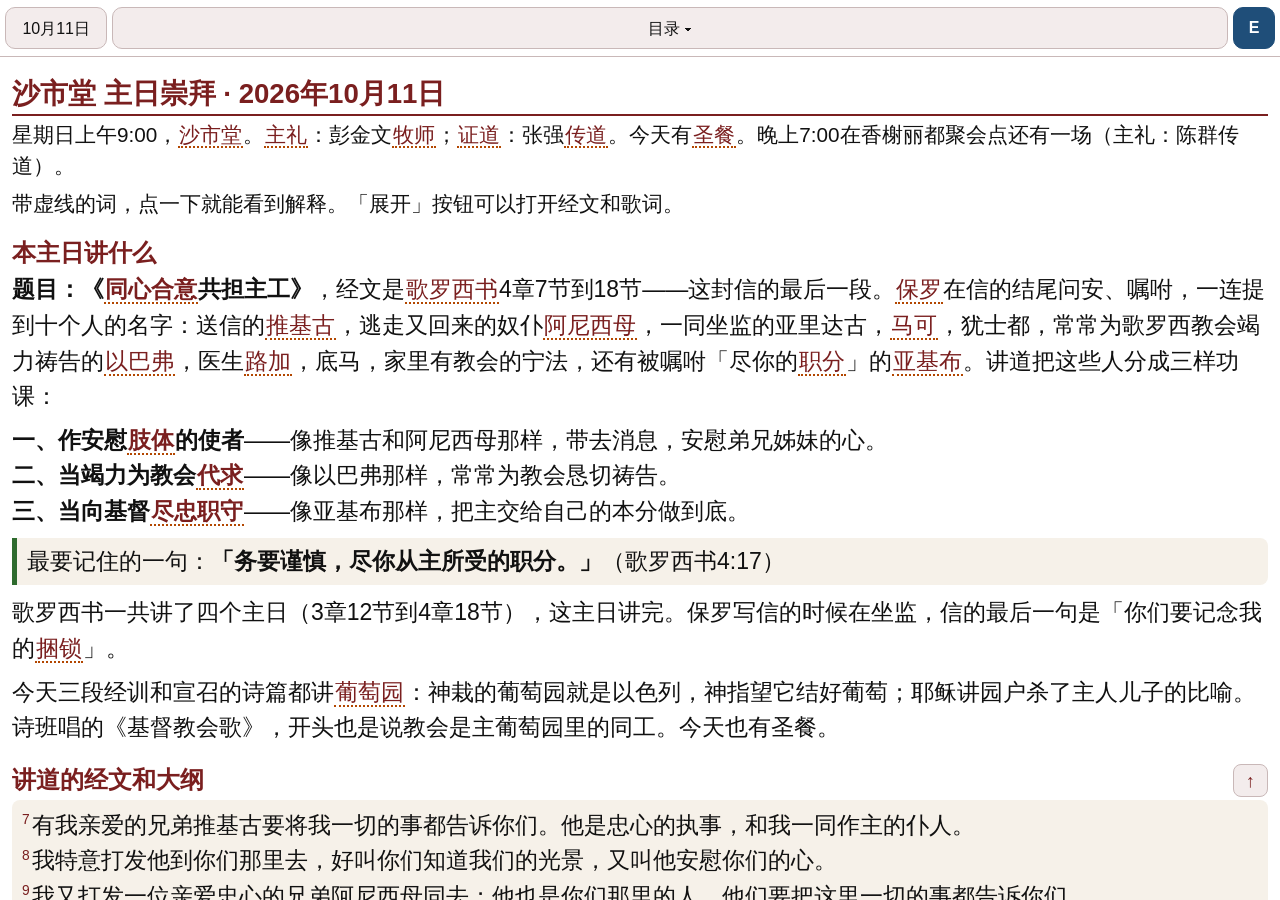
<file: church/index.html>
<!DOCTYPE html>
<html lang="zh-CN"><head><meta charset="utf-8"><meta name="viewport" content="width=device-width, initial-scale=1, viewport-fit=cover">
<title>沙市堂 主日崇拜指南</title><link rel="manifest" href="/church/manifest.webmanifest"><meta name="theme-color" content="#7A1F1F">
<link rel="icon" href="/church/icon-192.png">
<style>
:root{color-scheme:light dark;--fg:#111;--bg:#fff;--sect:#7A1F1F;--en:#1F4E79;--rule:#c9b8b8;--chip:#f3ecec}
@media (prefers-color-scheme:dark){:root{--fg:#e8e8e8;--bg:#121212;--sect:#e39a9a;--en:#8fb8ea;--rule:#5a4444;--chip:#2a2222}}
html,body{height:100%;margin:0;overflow:hidden;background:var(--bg);color:var(--fg);font-family:"PingFang SC","HarmonyOS Sans SC","Noto Sans CJK SC","Helvetica Neue",Arial,sans-serif}
#bar{position:fixed;top:0;left:0;right:0;min-height:50px;padding:calc(3px + env(safe-area-inset-top,0px)) 5px 3px;display:flex;flex-wrap:wrap;align-items:center;gap:4px 5px;border-bottom:1px solid var(--rule);background:var(--bg);font-size:16px;z-index:2;-webkit-text-size-adjust:none;text-size-adjust:none}
#bar button,#bar select{font:inherit;min-height:42px;border:1px solid var(--rule);border-radius:10px;background:var(--chip);color:var(--fg)}
#sel,#sec{min-width:0;font-weight:bold;color:var(--sect);padding:0 4px;-webkit-appearance:none;appearance:none;white-space:nowrap;overflow:hidden;text-overflow:ellipsis;text-align:center}
#sel{flex:0 0 auto;width:6.4em}
#sec{flex:1 1 130px;min-width:130px;color:var(--fg);font-weight:normal}
#lang{display:flex;flex:0 0 auto}
#lang button{padding:0 10px;min-width:42px;font-weight:bold;color:#fff;background:var(--sect);border-color:var(--sect)}
#lang button.toen{background:var(--en);border-color:var(--en)}
#bar button:disabled{opacity:.35}
#f{position:fixed;left:0;right:0;bottom:0;top:50px;width:100%;height:calc(100% - 50px);border:0;background:var(--bg)}
#empty{padding:80px 20px;font-size:22px;text-align:center}
#gl{position:fixed;left:0;right:0;bottom:0;z-index:9;max-height:50vh;overflow:auto;background:var(--bg);color:var(--fg);border-top:3px solid #B34700;box-shadow:0 -4px 18px rgba(0,0,0,.28);padding:8px 16px calc(14px + env(safe-area-inset-bottom,0px)) 16px;font-size:19px;line-height:1.4;font-family:"Helvetica Neue",Helvetica,Arial,"PingFang SC","HarmonyOS Sans SC","Noto Sans CJK SC",sans-serif}
#gl .gh,#gl .h{width:48px;height:5px;border-radius:3px;background:var(--rule);margin:0 auto 8px}
#gl .gw,#gl .t1{font-size:26px;font-weight:bold}
#gl .gp{color:var(--en);font-weight:normal;font-size:20px;margin-left:4px}
#gl .gd{margin-top:3px}
#gl .gc{margin-top:8px;font-size:16px;opacity:.85;display:flex;flex-wrap:wrap;gap:3px 14px}
#gl .gk{margin-top:10px;padding:8px 10px;border-radius:8px;background:var(--chip);font-size:17px;line-height:1.35}
#gl .gx,#gl .x{display:block;width:100%;margin:12px 0 0;padding:12px;font:inherit;font-size:20px;font-weight:bold;border:1px solid var(--rule);border-radius:10px;background:var(--chip);color:var(--sect)}
</style></head><body>
<div id="bar"><select id="sel" aria-label="日期" autocomplete="off"></select><select id="sec" aria-label="章节" autocomplete="off"></select>
<span id="lang"><button id="lb" type="button" aria-label="语言">E</button></span></div>
<iframe id="f" title="主日崇拜指南"></iframe>
<div id="gl" hidden></div>
<script>
var WEEKS=[{"d": "2026-10-11", "en": "2026-10-11-en.html", "zh": "2026-10-11.html"}, {"d": "2026-10-04", "en": "2026-10-04-en.html", "zh": "2026-10-04.html"}, {"d": "2026-09-27", "en": "2026-09-27-en.html", "zh": "2026-09-27.html"}, {"d": "2026-09-20", "en": "2026-09-20-en.html", "zh": "2026-09-20.html"}];
(function(){
var f=document.getElementById('f'),sel=document.getElementById('sel'),
    lb=document.getElementById('lb'),sec=document.getElementById('sec');
function fmt(d){var p=d.split('-');return (+p[1])+'月'+(+p[2])+'日';}
function fit(){var h=document.getElementById('bar').offsetHeight;f.style.top=h+'px';f.style.height='calc(100% - '+h+'px)';}
window.addEventListener('resize',fit);window.addEventListener('load',fit);
function pad(n){return (n<10?'0':'')+n;}
function pick(){var t=new Date(),today=t.getFullYear()+'-'+pad(t.getMonth()+1)+'-'+pad(t.getDate());
  var fut=WEEKS.filter(function(w){return w.d>=today;});   /* next Sunday (or today) if its guide is up */
  if(fut.length)return fut[fut.length-1].d;                /* WEEKS is newest-first, so the last future one is the nearest */
  return WEEKS.length?WEEKS[0].d:null;}                    /* otherwise the most recent past Sunday */
function idx(d){for(var i=0;i<WEEKS.length;i++)if(WEEKS[i].d===d)return i;return -1;}
var q=new URLSearchParams(location.search),stored=null;try{stored=localStorage.getItem('lang');}catch(e){}
var lang=q.get('lang')||stored||'zh',cur=(q.get('d')&&idx(q.get('d'))>=0)?q.get('d'):pick();
WEEKS.forEach(function(w){var o=document.createElement('option');o.value=w.d;o.textContent=fmt(w.d);sel.appendChild(o);});
function load(){var w=WEEKS[idx(cur)];if(!w){document.body.innerHTML='<div id="empty">还没有内容。</div>';return;}
  if(lang==='en'&&!w.en)lang='zh';if(lang==='zh'&&!w.zh)lang='en';
  var file=lang==='en'?w.en:w.zh;if(f.getAttribute('src')!=='/church/'+file)f.src='/church/'+file;watchSections();
  sel.value=cur;lb.textContent=lang==='en'?'中':'E';lb.className=lang==='en'?'':'toen';lb.disabled=lang==='en'?!w.zh:!w.en;
  try{localStorage.setItem('lang',lang);}catch(e){}
}
function buildSections(){sec.innerHTML='';var d=null;try{d=f.contentDocument;}catch(e){}
  var o=document.createElement('option');o.value='';o.textContent=(lang==='en'?'Sections':'目录')+' ▾';sec.appendChild(o);
  var n=0;if(d){var hs=d.querySelectorAll('h1[id],h2[id],h3[id]');for(var i=0;i<hs.length;i++){var h=hs[i],c=h.cloneNode(true),ups=c.querySelectorAll('a');
    for(var j=0;j<ups.length;j++)ups[j].parentNode.removeChild(ups[j]);
    var txt=(c.textContent||'').replace(/\s+/g,' ').trim(),k=txt.indexOf(' — ');if(k>8)txt=txt.slice(0,k);if(!txt)continue;
    var op=document.createElement('option');op.value=h.id;op.textContent=(h.tagName==='H1'?'':'· ')+txt;sec.appendChild(op);n++;}}
  sec.selectedIndex=0;return n;}
var secTimer=null;
function watchSections(){if(secTimer)clearInterval(secTimer);var tries=0;secTimer=setInterval(function(){tries++;var ready=false;
  try{var d=f.contentDocument;ready=!!(d&&d.readyState==='complete'&&d.querySelector('h1[id],h2[id],h3[id]'));}catch(e){}
  if(ready||tries>60){buildSections();clearInterval(secTimer);secTimer=null;}},250);}
f.addEventListener('load',function(){buildSections();watchSections();});
window.addEventListener('pageshow',function(){buildSections();watchSections();});
sec.addEventListener('focus',function(){if(sec.options.length<2)buildSections();});
sec.addEventListener('touchstart',function(){if(sec.options.length<2)buildSections();},{passive:true});
sec.addEventListener('change',function(){var id=sec.value;sec.selectedIndex=0;if(!id)return;var d=null;try{d=f.contentDocument;}catch(e){}
  var el=d&&d.getElementById(id);if(el){el.scrollIntoView({block:'start'});}});
var gl=document.getElementById('gl');
function glClose(){gl.hidden=true;try{f.contentWindow.postMessage({type:'gloss-closed'},'*');}catch(e){}}
window.addEventListener('message',function(ev){var d=ev.data;if(!d||!d.type)return;
  if(d.type==='gloss'){gl.innerHTML=d.html;gl.hidden=false;gl.scrollTop=0;}
  else if(d.type==='gloss-close'){gl.hidden=true;}});
gl.addEventListener('click',function(ev){var b=ev.target.closest?ev.target.closest('.gx,.x'):null;if(b)glClose();});
sel.addEventListener('change',function(){cur=sel.value;load();});
lb.addEventListener('click',function(){lang=(lang==='en')?'zh':'en';load();});
load();
})();
</script><script>if("serviceWorker" in navigator){navigator.serviceWorker.register("/church/sw.js").catch(function(){});}</script>
</body></html>
</file>
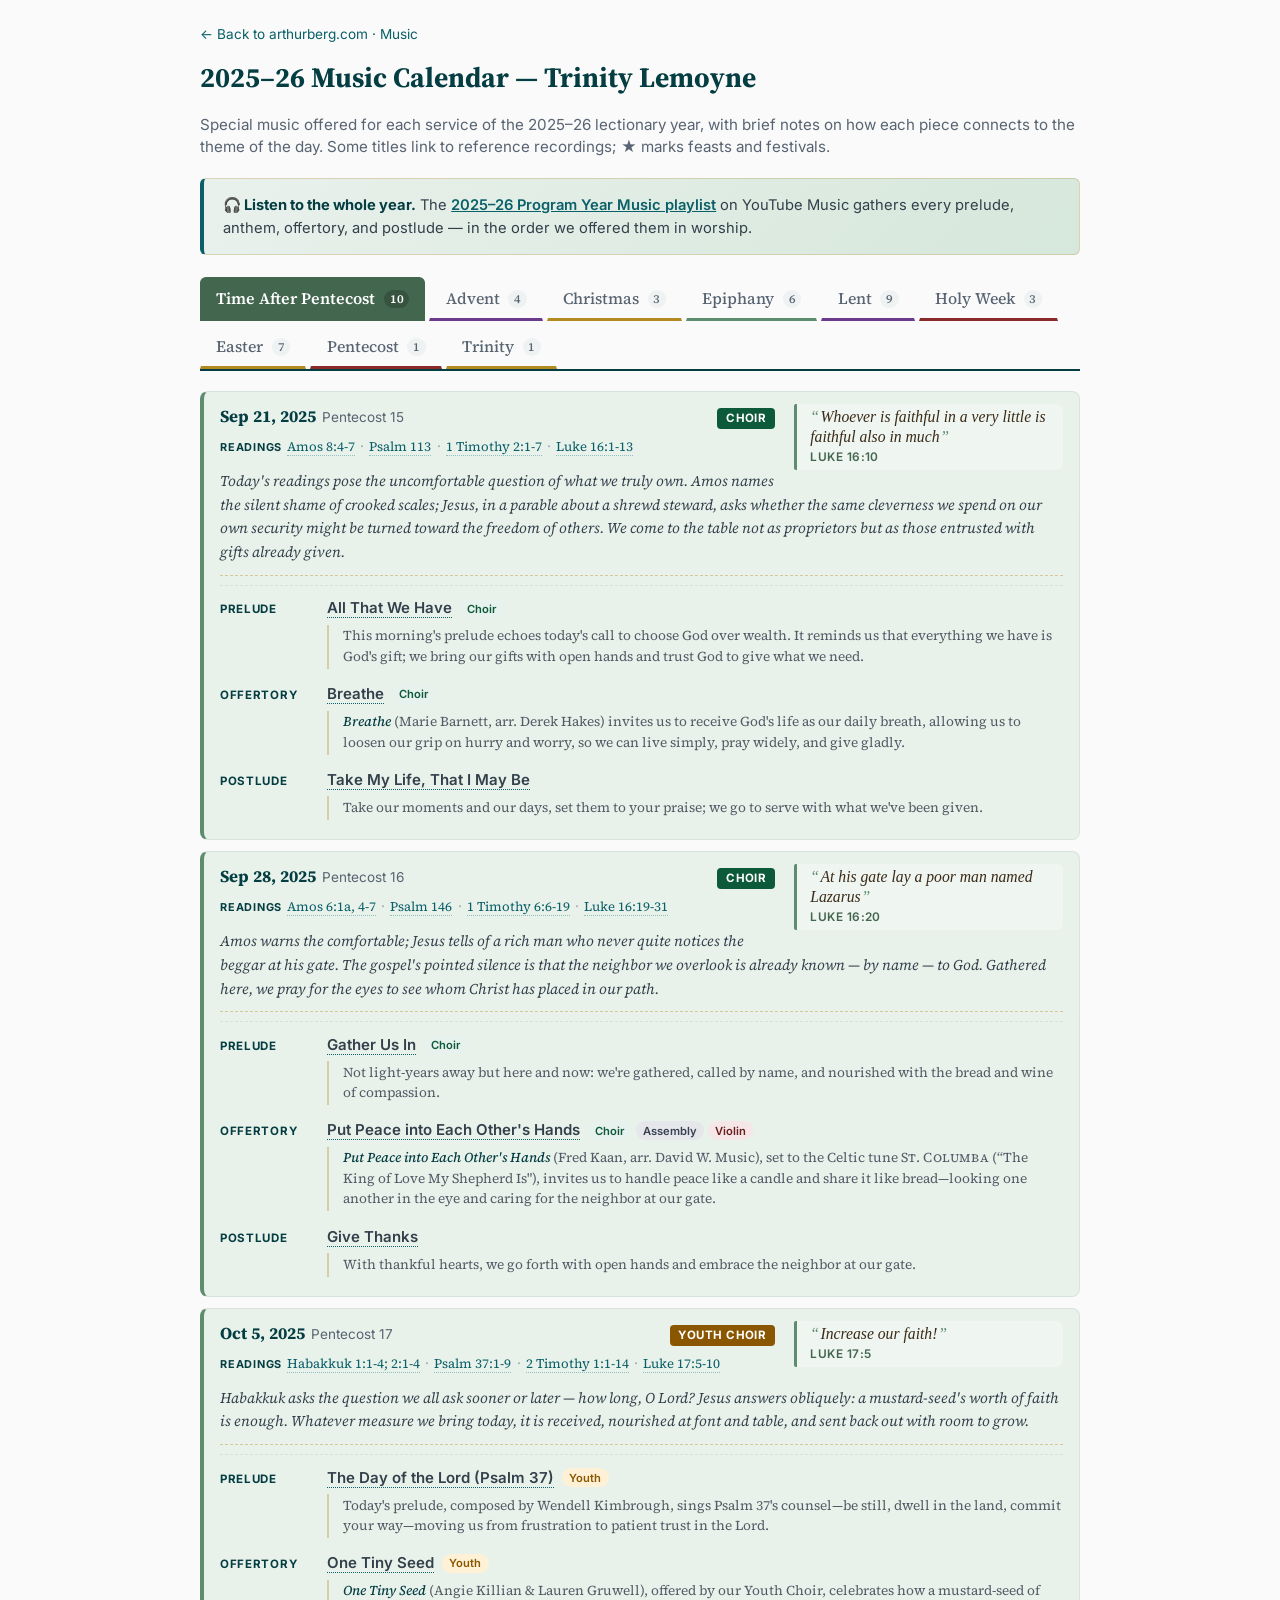
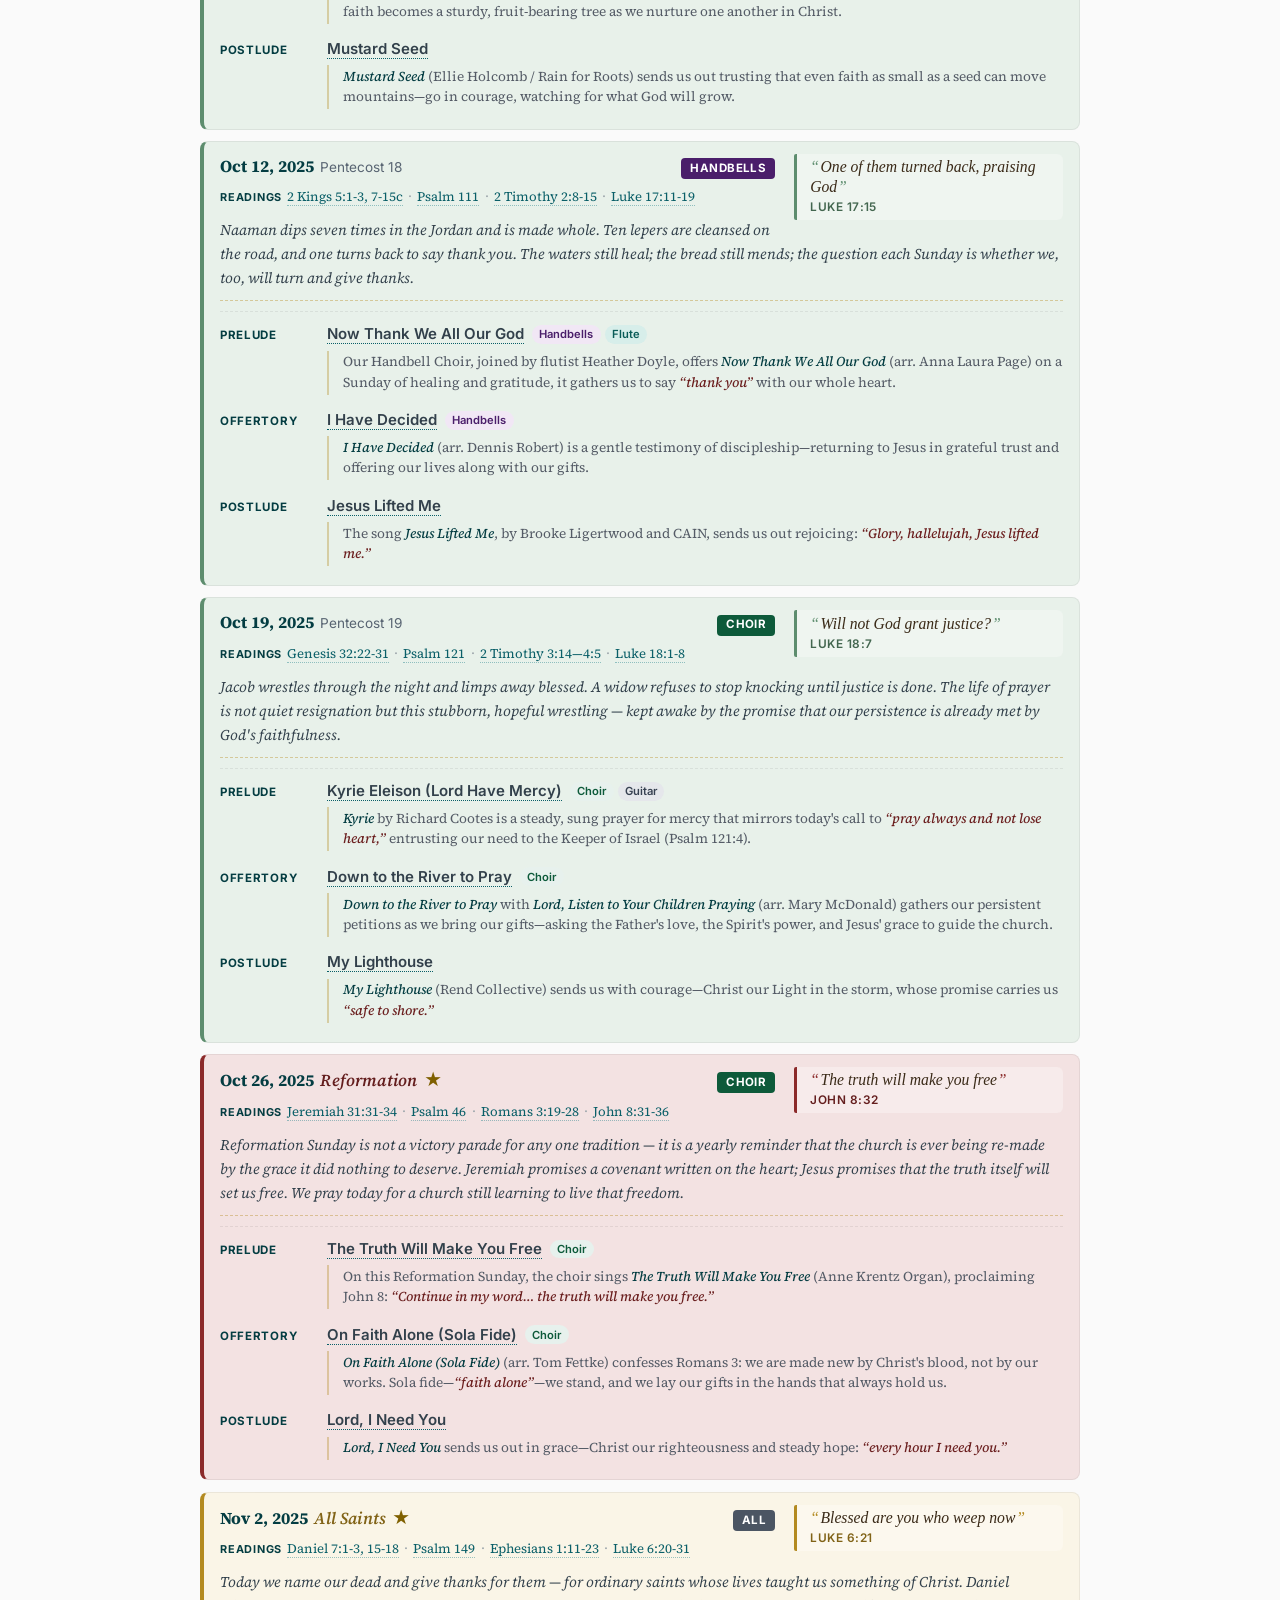
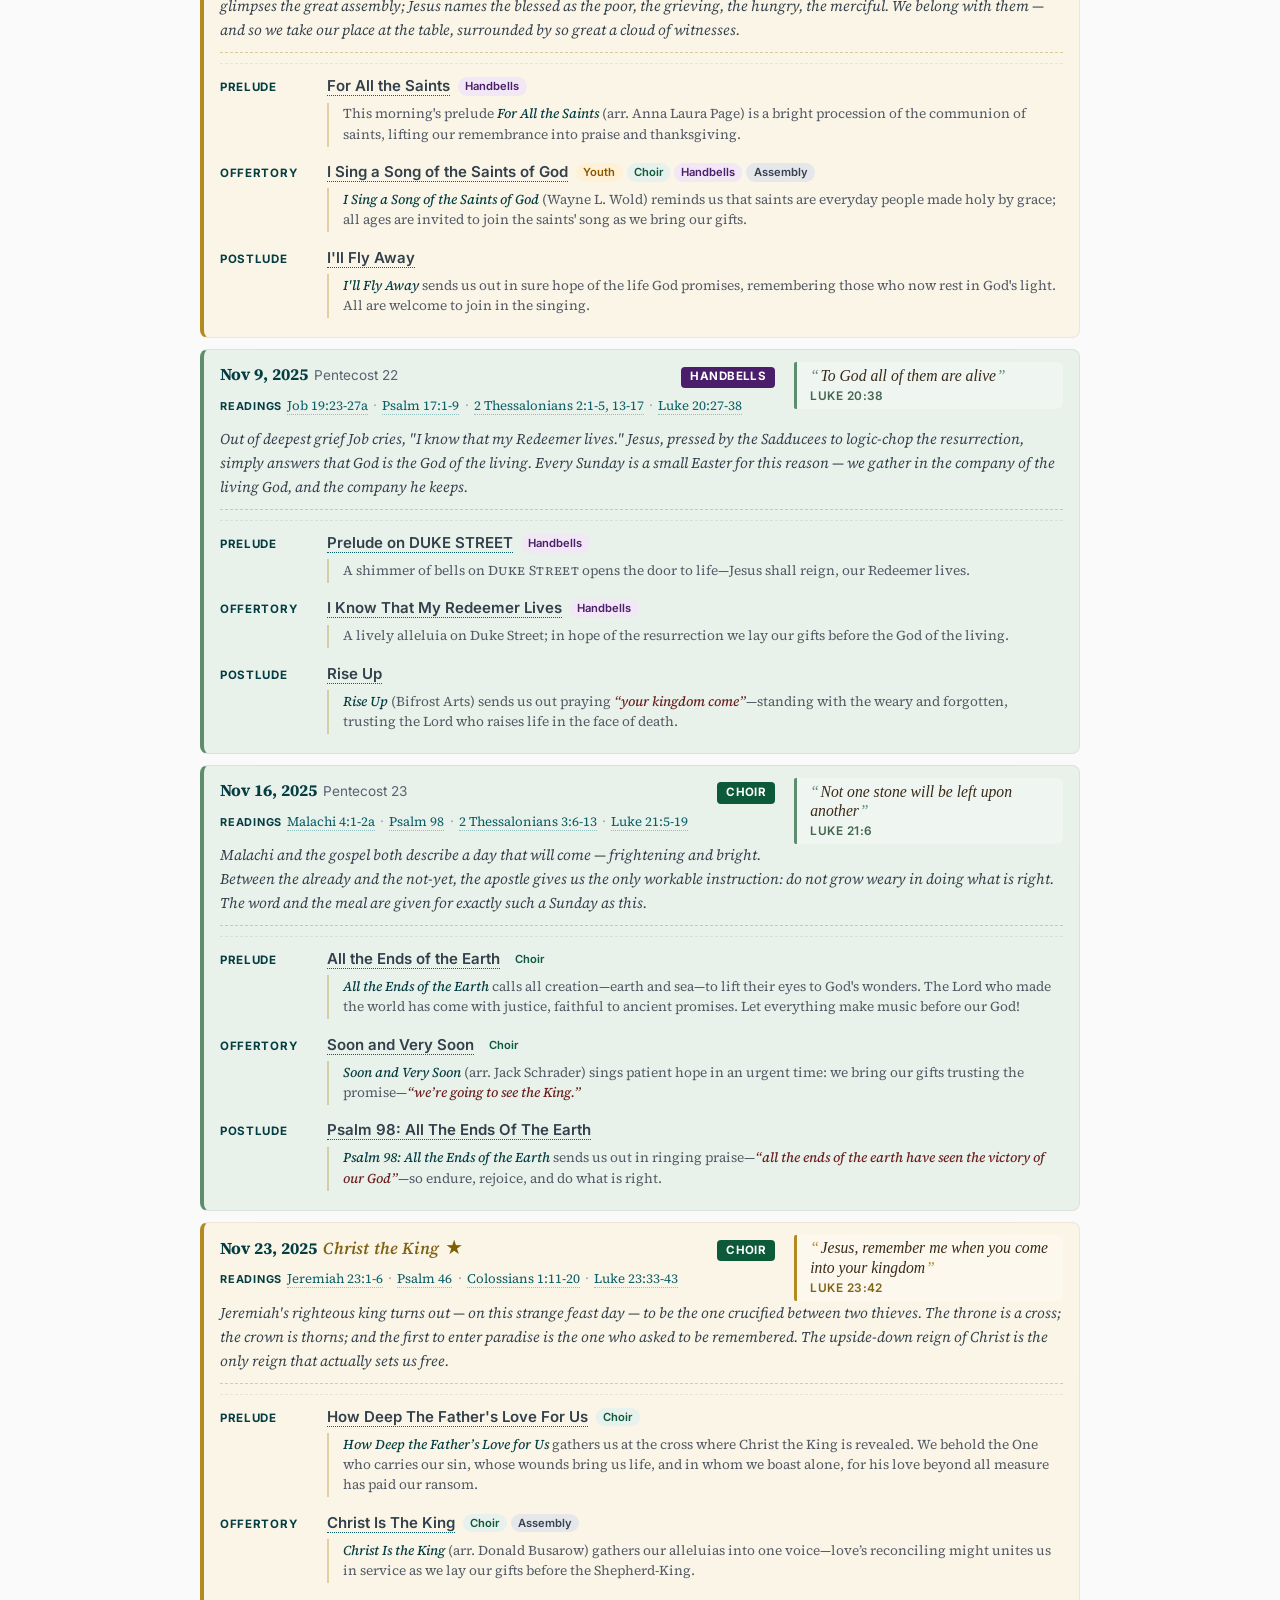
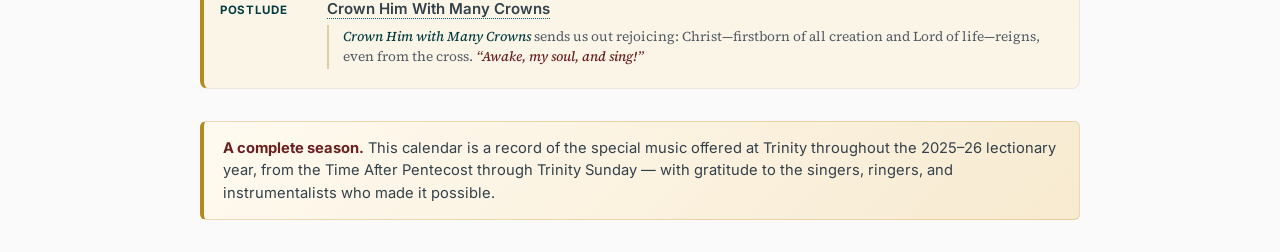
<file: music-calendar.html>
<!DOCTYPE html>
<html lang="en">
<head>
<meta charset="utf-8">
<meta name="viewport" content="width=device-width, initial-scale=1">
<title>2025–26 Music Calendar — Trinity Evangelical Lutheran Church, Lemoyne PA</title>
<meta name="description" content="Special music offered at every service of the 2025–26 lectionary year at Trinity Evangelical Lutheran Church, Lemoyne PA — preludes, anthems, offertories, and postludes, with notes on each piece.">
<meta name="author" content="Arthur Berg">
<link rel="canonical" href="https://arthurberg.com/music-calendar.html">
<meta property="og:type" content="website">
<meta property="og:site_name" content="Arthur Berg, Ph.D.">
<meta property="og:url" content="https://arthurberg.com/music-calendar.html">
<meta property="og:title" content="2025–26 Music Calendar — Trinity Evangelical Lutheran Church">
<meta property="og:description" content="Special music offered at every service of the 2025–26 lectionary year at Trinity Evangelical Lutheran Church, Lemoyne PA — preludes, anthems, offertories, and postludes, with notes on each piece.">
<meta property="og:image" content="https://arthurberg.com/photo.jpg">
<meta name="twitter:card" content="summary">
<meta name="twitter:title" content="2025–26 Music Calendar — Trinity Evangelical Lutheran Church">
<meta name="twitter:description" content="Special music offered at every service of the 2025–26 lectionary year at Trinity Evangelical Lutheran Church, Lemoyne PA — preludes, anthems, offertories, and postludes, with notes on each piece.">
<meta name="twitter:image" content="https://arthurberg.com/photo.jpg">
<link rel="icon" href="favicon.svg" type="image/svg+xml">
<meta name="color-scheme" content="light dark">
<meta name="theme-color" content="#fafafa" media="(prefers-color-scheme: light)">
<meta name="theme-color" content="#0e1719" media="(prefers-color-scheme: dark)">
<script>
/* Follow the theme chosen on the main site: Quarto's navbar toggle stores its
   override in localStorage ("default" = light, "alternate" = dark). With no
   stored choice, the page follows the OS via color-scheme + light-dark(). */
(function () {
  try {
    var v = localStorage.getItem("quarto-color-scheme");
    if (v === "alternate") document.documentElement.setAttribute("data-theme", "dark");
    else if (v === "default") document.documentElement.setAttribute("data-theme", "light");
  } catch (e) {}
})();
</script>
<link rel="preconnect" href="https://fonts.googleapis.com">
<link rel="preconnect" href="https://fonts.gstatic.com" crossorigin>
<link href="https://fonts.googleapis.com/css2?family=Inter:wght@400;500;600;700&family=Source+Serif+4:ital,wght@0,400;0,600;0,700;1,400&display=swap" rel="stylesheet">
<style>
  /* Theming: colors are declared with light-dark(), driven by color-scheme.
     Default follows the OS; html[data-theme] (set by the head script from the
     main site's stored toggle choice) forces one scheme. Dark pairs checked
     against WCAG AA. Browsers without light-dark() get the light fallbacks. */
  :root { color-scheme: light dark; }
  html[data-theme="light"] { color-scheme: light; }
  html[data-theme="dark"]  { color-scheme: dark; }
  :root {
    --teal-800: light-dark(#043D42, #8fd7dc);
    --teal-600: light-dark(#0a5f68, #6fc7ce);   /* light: 5.9:1 on the lightest week tint */
    --gold-500: light-dark(#b38a20, #d9ab3c);
    --gold-text: light-dark(#7f6000, #f2cf6f);   /* AA-contrast companion for gold TEXT */
    --ink-300: light-dark(#9aa3a9, #6f8187);
    --ink-700: light-dark(#32404b, #c6d1d4);
    --ink-500: light-dark(#586472, #a7b6ba);
    --page-bg: light-dark(#fafafa, #0e1719);
  }
  body {
    font-family: Inter, system-ui, sans-serif;
    background: #fafafa;               /* fallback for pre-light-dark() browsers */
    background: var(--page-bg);
    color: #32404b;                    /* fallback */
    color: var(--ink-700);
    margin: 0;
    padding: 1.5rem 1rem;
    line-height: 1.5;
    max-width: 880px;
    margin-left: auto; margin-right: auto;
  }
  h1 { font-family: "Source Serif 4", Georgia, serif; font-weight: 700; margin: 0 0 0.2rem; color: var(--teal-800); font-size: 1.75rem; }
  .page-sub { color: var(--ink-500); font-size: 0.95rem; margin-bottom: 1.2rem; }
  .back-link { font-size: 0.85rem; margin: 0 0 0.75rem; }
  .back-link a { color: var(--teal-600); text-decoration: none; }
  .back-link a:hover { color: var(--teal-800); }

  /* Invitation block at the foot of the calendar */
  .join-invite {
    margin: 2rem auto 0.5rem;
    max-width: 900px;
    padding: 0.9rem 1.2rem;
    background: linear-gradient(135deg,
      light-dark(#fffaf0, #211c10) 0%,
      light-dark(#f7ead0, #292013) 100%);
    border: 1px solid light-dark(rgba(179, 138, 32, 0.28), rgba(217, 171, 60, 0.30));
    border-left: 4px solid var(--gold-500);
    border-radius: 6px;
    font-size: 0.92rem;
    line-height: 1.55;
    color: var(--ink-700);
  }
  .join-invite strong { color: light-dark(#6b1f1f, #e8b1a8); }
  .join-invite a { color: light-dark(#6b1f1f, #e8b1a8); font-weight: 600; }
  /* Playlist invite at the head of the calendar (teal-green variant) */
  .join-invite--listen {
    margin: 0.4rem auto 1.4rem;
    background: linear-gradient(135deg,
      light-dark(#e9f1ec, #14211d) 0%,
      light-dark(#d6e7db, #182a22) 100%);
    border-left-color: var(--teal-600);
  }

  .tabs {
    display: flex;
    flex-wrap: wrap;
    gap: 0.25rem;
    border-bottom: 2px solid var(--teal-800);
    margin-bottom: 1.25rem;
  }
  .tab {
    appearance: none;
    background: transparent;
    border: 1px solid transparent;
    border-bottom: 3px solid var(--tab-accent);
    padding: 0.5rem 0.95rem;
    font: inherit;
    color: var(--ink-500);
    cursor: pointer;
    border-radius: 6px 6px 0 0;
    font-weight: 500;
    font-family: "Source Serif 4", Georgia, serif;
    transition: background 0.12s ease, color 0.12s ease;
  }
  .tab:hover { color: var(--teal-800); background: light-dark(#eef2f3, #1b2a2e); }
  .tab.active {
    background: light-dark(
      color-mix(in srgb, var(--tab-accent) 72%, #000),
      color-mix(in srgb, var(--tab-accent) 62%, #10181b));
    color: #fff;
    font-weight: 600;
    border-color: light-dark(
      color-mix(in srgb, var(--tab-accent) 72%, #000),
      color-mix(in srgb, var(--tab-accent) 75%, #e8eff0));
  }
  .tab .count {
    display: inline-block;
    font-size: 0.75rem;
    background: rgba(0,0,0,0.18);
    padding: 0 0.35rem;
    border-radius: 999px;
    margin-left: 0.3rem;
    vertical-align: 0.1em;
  }
  .tab:not(.active) .count { background: light-dark(#eef2f3, #223236); color: var(--ink-500); }

  .panel { display: none; }
  .panel.active { display: block; }

  .week {
    /* Light: the season's pastel (inline --row-bg). Dark: the same season
       hue mixed into the dark ground so each season keeps its identity. */
    background: var(--row-bg);       /* fallback for pre-light-dark() browsers */
    background: light-dark(var(--row-bg), color-mix(in srgb, var(--row-accent, #888) 16%, #131d20));
    border: 1px solid light-dark(rgba(0,0,0,0.06), rgba(255,255,255,0.07));
    border-left: 4px solid var(--row-accent);
    border-radius: 8px;
    margin: 0.7rem 0;
    padding: 0.75rem 1rem 0.6rem;
  }
  .week-head {
    display: flex; justify-content: space-between;
    align-items: baseline; gap: 0.75rem;
    flex-wrap: wrap; margin-bottom: 0.5rem;
  }
  .week-head .lhs { display: flex; align-items: baseline; gap: 0.4rem; flex-wrap: wrap; }
  .week-head .rhs { display: flex; align-items: baseline; gap: 0.3rem; flex-wrap: wrap; }
  .week-head .date { font-family: "Source Serif 4", Georgia, serif; font-weight: 700; color: var(--teal-800); font-size: 1.05rem; }
  .week-head h2.date { margin: 0; font-size: 1.05rem; font-weight: 700; }
  .week-head .sub { font-size: 0.85rem; color: var(--ink-500); }
  .star { color: var(--gold-text); font-size: 0.95rem; }

  /* Feasts + festivals: lift the subtitle so the day name (e.g.
     "Christmas Eve", "Easter Day") carries visual weight */
  .week-head.festival .sub {
    font-family: "Source Serif 4", Georgia, serif;
    font-size: 1.05rem;
    font-weight: 600;
    font-style: italic;
    color: light-dark(
      color-mix(in srgb, var(--row-accent, #b38a20) 72%, #000),
      color-mix(in srgb, var(--row-accent, #b38a20) 45%, #e8eff0));
    letter-spacing: 0.01em;
  }
  .week-head.festival .star { font-size: 1.1rem; }

  .group-tag {
    display: inline-block;
    font-size: 0.72rem;
    font-weight: 700;
    text-transform: uppercase;
    letter-spacing: 0.04em;
    padding: 0.12rem 0.55rem;
    border-radius: 4px;
  }
  .group-tag.choir { background: #0d5a3a; color: #fff; }
  .group-tag.youth { background: #8a5700; color: #fff; }
  .group-tag.bells { background: #4a1e6a; color: #fff; }
  .group-tag.organ { background: #1f3a5a; color: #fff; }
  .group-tag.piano { background: #3a2a6a; color: #fff; }
  .group-tag.flute { background: #0a5c58; color: #fff; }
  .group-tag.violin { background: #6a1e1e; color: #fff; }
  .group-tag.vocalist { background: #6a3a0c; color: #fff; }
  .group-tag.assembly { background: #4b5563; color: #fff; }

  .items { border-top: 1px dashed light-dark(rgba(0,0,0,0.07), rgba(255,255,255,0.12)); padding-top: 0.4rem; }
  .item-row {
    display: grid;
    grid-template-columns: 6rem 1fr;
    gap: 0.15rem 0.7rem;
    padding: 0.3rem 0;
    align-items: baseline;
  }
  .item-row .label {
    text-transform: uppercase;
    font-size: 0.72rem;
    letter-spacing: 0.06em;
    font-weight: 700;
    color: var(--teal-800);
    padding-top: 0.15em;
  }
  .item-row .title { font-weight: 600; color: var(--ink-700); }
  .item-row .title-link {
    font-weight: 600;
    color: var(--ink-700);
    text-decoration: none;
    border-bottom: 1px dotted var(--teal-600);
  }
  .item-row .title-link:hover { color: var(--teal-800); border-bottom-color: var(--gold-500); }
  .item-row .title-line { font-size: 0.94rem; line-height: 1.45; }
  .item-row .desc {
    grid-column: 2;
    margin: 0.2rem 0 0.3rem;
    padding: 0.1rem 0 0.1rem 0.85rem;
    border-left: 2px solid light-dark(rgba(179, 138, 32, 0.35), rgba(217, 171, 60, 0.45));
    font-family: "Source Serif 4", Georgia, serif;
    font-size: 0.85rem;
    line-height: 1.5;
    color: light-dark(#545b66, #aab7bb);
  }
  .item-row .desc em { font-style: italic; color: var(--teal-800); font-weight: 500; }
  /* Quoted lyric / scripture phrases: deep burgundy italic with a bolder
     first-letter (the smart-quote mark) so the quotation reads as a
     small pull-quote. Stands cleanly against the gold card background. */
  .item-row .desc .quote {
    color: light-dark(#6b1f1f, #e8b1a8);
    font-weight: 500;
    font-style: italic;
  }
  .item-row .desc .quote::first-letter {
    font-size: 1.15em;
    font-weight: 600;
    color: light-dark(#b38a20, #e5b845);
  }

  /* Readings meta line + Intro-to-the-Day (surfaced from bulletin PDF) */
  .readings {
    font-size: 0.82rem;
    color: var(--ink-500);
    margin: 0.35rem 0 0.5rem;
    font-family: "Source Serif 4", Georgia, serif;
  }
  .readings .rlabel {
    font-family: Inter, sans-serif;
    font-weight: 700;
    text-transform: uppercase;
    font-size: 0.68rem;
    letter-spacing: 0.07em;
    color: var(--teal-800);
    margin-right: 0.45em;
  }
  .readings a {
    color: var(--teal-600);
    text-decoration: none;
    border-bottom: 1px dotted light-dark(rgba(12, 118, 128, 0.4), rgba(111, 199, 206, 0.5));
  }
  .readings a:hover { color: var(--gold-text); border-bottom-color: var(--gold-500); }
  .readings .sep { color: var(--ink-300); margin: 0 0.4em; }

  .intro {
    padding: 0.3rem 0 0.6rem;
    font-size: 0.93rem;
    line-height: 1.6;
    color: var(--ink-700);
    font-family: "Source Serif 4", Georgia, serif;
    font-style: italic;
    border-bottom: 1px dashed light-dark(rgba(179, 138, 32, 0.4), rgba(217, 171, 60, 0.45));
    margin-bottom: 0.6rem;
  }

  /* Bulletin cover — floated right, text wraps alongside */
  .cover-float {
    float: right;
    width: 220px;
    margin: 0.1rem 0 0.6rem 1.1rem;
    shape-outside: margin-box;
  }
  .cover-float img {
    display: block;
    width: 100%;
    height: auto;
    border-radius: 4px;
    box-shadow: 0 2px 6px rgba(0,0,0,0.15);
  }
  /* Bulletin covers are white pages — dim them a little on a dark ground.
     (filter is not a color, so light-dark() cannot express this.) */
  @media (prefers-color-scheme: dark) {
    html:not([data-theme="light"]) .cover-float img { filter: brightness(0.85); }
  }
  html[data-theme="dark"] .cover-float img { filter: brightness(0.85); }
  /* Verse pull-quote (used in place of cover image) */
  .verse-float {
    float: right;
    width: 240px;
    margin: 0 0 0 1.2rem;
    padding: 0.2rem 0.8rem 0.2rem;
    border-left: 3px solid var(--row-accent, #b38a20);
    background: color-mix(in srgb, var(--row-bg, #faf5e7) 70%, white);  /* fallback */
    background: light-dark(
      color-mix(in srgb, var(--row-bg, #faf5e7) 70%, white),
      color-mix(in srgb, var(--row-accent, #b38a20) 24%, #10181b));
    border-radius: 2px 6px 6px 2px;
    shape-outside: margin-box;
  }
  .verse-float .verse-text {
    font-family: Georgia, 'Adobe Caslon Pro', 'Palatino Linotype', serif;
    font-size: 0.98rem;
    line-height: 1.25;
    font-style: italic;
    color: light-dark(#3a2a18, #ead9b8);
    quotes: "\201C" "\201D";
  }
  .verse-float .verse-text::before { content: open-quote; color: var(--row-accent, #b38a20); margin-right: 0.1em; }
  .verse-float .verse-text::after  { content: close-quote; color: var(--row-accent, #b38a20); margin-left: 0.05em; }
  .verse-float .verse-citation {
    display: block;
    margin-top: 0.15rem;
    font-style: normal;
    font-size: 0.74rem;
    font-weight: 600;
    letter-spacing: 0.04em;
    text-transform: uppercase;
    color: light-dark(
      color-mix(in srgb, var(--row-accent, #b38a20) 72%, #000),
      color-mix(in srgb, var(--row-accent, #b38a20) 45%, #e8eff0));
  }
  .clear { clear: both; }

  .tag {
    display: inline-block;
    font-size: 0.7rem; font-weight: 600;
    padding: 0.08rem 0.45rem; border-radius: 999px;
    margin-left: 0.25rem; vertical-align: 0.08em;
  }
  .sc { font-variant: small-caps; letter-spacing: 0.03em; }

  .tag.choir { background: light-dark(#e7f1ed, #143028); color: light-dark(#0d5a3a, #93d6b4); }
  .tag.youth { background: light-dark(#fff1d6, #33260c); color: light-dark(#8a5700, #e9be6a); }
  .tag.bells { background: light-dark(#f1e7f5, #2b1d33); color: light-dark(#4a1e6a, #cfa9e0); }
  .tag.organ { background: light-dark(#e7eef5, #172635); color: light-dark(#1f3a5a, #9ec3e8); }
  .tag.piano { background: light-dark(#e5e0ec, #221d38); color: light-dark(#3a2a6a, #b7a9e8); }
  .tag.flute { background: light-dark(#d7eeea, #10302e); color: light-dark(#0a5c58, #7fd4cb); }
  .tag.violin { background: light-dark(#f5e7e7, #331b1b); color: light-dark(#6a1e1e, #e2a3a3); }
  .tag.vocalist { background: light-dark(#f5ebe0, #302213); color: light-dark(#6a3a0c, #ddb48a); }
  .tag.assembly { background: light-dark(#e5e7eb, #232a32); color: light-dark(#374151, #b6c2cf); }

  @media (max-width: 620px) {
    .cover-float { float: none; width: 160px; margin: 0 auto 0.7rem; display: block; }
    .verse-float { float: none; width: auto; margin: 0 0 0.7rem; }
  }
  @media (max-width: 520px) {
    .item-row { grid-template-columns: 5rem 1fr; gap: 0.1rem 0.5rem; }
    .item-row .label { font-size: 0.68rem; }
    .week-head { flex-direction: column; align-items: flex-start; gap: 0.25rem; }
  }
</style>
</head>
<body>

<main>
<p class="back-link"><a href="./music.html">&larr; Back to arthurberg.com · Music</a></p>

<h1>2025–26 Music Calendar — Trinity Lemoyne</h1>
<p class="page-sub">Special music offered for each service of the 2025–26 lectionary year, with brief notes on how each piece connects to the theme of the day. Some titles link to reference recordings; ★ marks feasts and festivals.</p>

<aside class="join-invite join-invite--listen" aria-label="Season playlist">
  <strong style="color: var(--teal-800);">🎧 Listen to the whole year.</strong> The <a href="https://music.youtube.com/playlist?list=PLIMP0jUmTAjtryIaru56lG-Di0vOOOakS" target="_blank" rel="noopener" style="color: var(--teal-600);">2025–26 Program Year Music playlist</a> on YouTube Music gathers every prelude, anthem, offertory, and postlude — in the order we offered them in worship.
</aside>

<div class="tabs" role="group" aria-label="Choose a liturgical season"><button class="tab active" data-tab="Time After Pentecost" style="--tab-accent: #5d8d6e;" aria-pressed="false">Time After Pentecost <span class="count">10</span></button><button class="tab" data-tab="Advent" style="--tab-accent: #6b3a8b;" aria-pressed="false">Advent <span class="count">4</span></button><button class="tab" data-tab="Christmas" style="--tab-accent: #b38a20;" aria-pressed="false">Christmas <span class="count">3</span></button><button class="tab" data-tab="Epiphany" style="--tab-accent: #5d8d6e;" aria-pressed="false">Epiphany <span class="count">6</span></button><button class="tab" data-tab="Lent" style="--tab-accent: #6b3a8b;" aria-pressed="false">Lent <span class="count">9</span></button><button class="tab" data-tab="Holy Week" style="--tab-accent: #8b2a2a;" aria-pressed="false">Holy Week <span class="count">3</span></button><button class="tab" data-tab="Easter" style="--tab-accent: #b38a20;" aria-pressed="false">Easter <span class="count">7</span></button><button class="tab" data-tab="Pentecost" style="--tab-accent: #8b2a2a;" aria-pressed="false">Pentecost <span class="count">1</span></button><button class="tab" data-tab="Trinity" style="--tab-accent: #b38a20;" aria-pressed="false">Trinity <span class="count">1</span></button></div>

<div class="panels">
<div class="panel active" data-panel="Time After Pentecost">
    <section class="week" id="week-2025-09-21" data-date="2025-09-21" style="--row-bg: #e8f1ea; --row-accent: #5d8d6e;">
      <aside class="verse-float"><div class="verse-text">Whoever is faithful in a very little is faithful also in much</div><cite class="verse-citation">Luke 16:10</cite></aside>
      <header class="week-head">
        <div class="lhs">
          <h2 class="date">Sep 21, 2025</h2>
          <span class="sub">Pentecost 15</span>
          
        </div>
        <div class="rhs">
          <span class="group-tag choir">Choir</span>
          
        </div>
      </header>
      <div class="readings"><span class="rlabel">Readings</span><a href="https://bible.oremus.org/?passage=Amos+8:4-7&amp;version=nrsvae" target="_blank" rel="noopener">Amos 8:4-7</a><span class="sep">·</span><a href="https://bible.oremus.org/?passage=Psalm+113&amp;version=nrsvae" target="_blank" rel="noopener">Psalm 113</a><span class="sep">·</span><a href="https://bible.oremus.org/?passage=1+Timothy+2:1-7&amp;version=nrsvae" target="_blank" rel="noopener">1 Timothy 2:1-7</a><span class="sep">·</span><a href="https://bible.oremus.org/?passage=Luke+16:1-13&amp;version=nrsvae" target="_blank" rel="noopener">Luke 16:1-13</a></div>
      <div class="intro">Today&#x27;s readings pose the uncomfortable question of what we truly own. Amos names the silent shame of crooked scales; Jesus, in a parable about a shrewd steward, asks whether the same cleverness we spend on our own security might be turned toward the freedom of others. We come to the table not as proprietors but as those entrusted with gifts already given.</div>
      <div class="items">
        <div class="item-row"><div class="label">Prelude</div><div class="piece"><div class="title-line"><a class="title-link" href="https://www.youtube.com/watch?v=k16C-ukG-KI" target="_blank" rel="noopener">All That We Have</a> <span class="tag choir">Choir</span></div></div><div class="desc">This morning's prelude echoes today's call to choose God over wealth. It reminds us that everything we have is God's gift; we bring our gifts with open hands and trust God to give what we need.</div></div>
        <div class="item-row"><div class="label">Offertory</div><div class="piece"><div class="title-line"><a class="title-link" href="https://www.youtube.com/watch?v=4y0bY-j_138" target="_blank" rel="noopener">Breathe</a> <span class="tag choir">Choir</span></div></div><div class="desc"><em>Breathe</em> (Marie Barnett, arr. Derek Hakes) invites us to receive God's life as our daily breath, allowing us to loosen our grip on hurry and worry, so we can live simply, pray widely, and give gladly.</div></div>
        <div class="item-row"><div class="label">Postlude</div><div class="piece"><div class="title-line"><a class="title-link" href="https://www.youtube.com/watch?v=EarhrOSU7SA" target="_blank" rel="noopener">Take My Life, That I May Be</a> </div></div><div class="desc">Take our moments and our days, set them to your praise; we go to serve with what we've been given.</div></div>
      </div>
      <div class="clear"></div>
    </section>

    <section class="week" id="week-2025-09-28" data-date="2025-09-28" style="--row-bg: #e8f1ea; --row-accent: #5d8d6e;">
      <aside class="verse-float"><div class="verse-text">At his gate lay a poor man named Lazarus</div><cite class="verse-citation">Luke 16:20</cite></aside>
      <header class="week-head">
        <div class="lhs">
          <h2 class="date">Sep 28, 2025</h2>
          <span class="sub">Pentecost 16</span>
          
        </div>
        <div class="rhs">
          <span class="group-tag choir">Choir</span>
          
        </div>
      </header>
      <div class="readings"><span class="rlabel">Readings</span><a href="https://bible.oremus.org/?passage=Amos+6:1a,+4-7&amp;version=nrsvae" target="_blank" rel="noopener">Amos 6:1a, 4-7</a><span class="sep">·</span><a href="https://bible.oremus.org/?passage=Psalm+146&amp;version=nrsvae" target="_blank" rel="noopener">Psalm 146</a><span class="sep">·</span><a href="https://bible.oremus.org/?passage=1+Timothy+6:6-19&amp;version=nrsvae" target="_blank" rel="noopener">1 Timothy 6:6-19</a><span class="sep">·</span><a href="https://bible.oremus.org/?passage=Luke+16:19-31&amp;version=nrsvae" target="_blank" rel="noopener">Luke 16:19-31</a></div>
      <div class="intro">Amos warns the comfortable; Jesus tells of a rich man who never quite notices the beggar at his gate. The gospel&#x27;s pointed silence is that the neighbor we overlook is already known — by name — to God. Gathered here, we pray for the eyes to see whom Christ has placed in our path.</div>
      <div class="items">
        <div class="item-row"><div class="label">Prelude</div><div class="piece"><div class="title-line"><a class="title-link" href="https://www.youtube.com/watch?v=HuLORIyEet4" target="_blank" rel="noopener">Gather Us In</a> <span class="tag choir">Choir</span></div></div><div class="desc">Not light-years away but here and now: we're gathered, called by name, and nourished with the bread and wine of compassion.</div></div>
        <div class="item-row"><div class="label">Offertory</div><div class="piece"><div class="title-line"><a class="title-link" href="https://www.youtube.com/watch?v=LTumhCFohJo" target="_blank" rel="noopener">Put Peace into Each Other&#x27;s Hands</a> <span class="tag choir">Choir</span><span class="tag assembly">Assembly</span><span class="tag violin">Violin</span></div></div><div class="desc"><em>Put Peace into Each Other's Hands</em> (Fred Kaan, arr. David W. Music), set to the Celtic tune <span class="sc">St. Columba</span> (“The King of Love My Shepherd Is"), invites us to handle peace like a candle and share it like bread—looking one another in the eye and caring for the neighbor at our gate.</div></div>
        <div class="item-row"><div class="label">Postlude</div><div class="piece"><div class="title-line"><a class="title-link" href="https://www.youtube.com/watch?v=blbslHDgceY" target="_blank" rel="noopener">Give Thanks</a> </div></div><div class="desc">With thankful hearts, we go forth with open hands and embrace the neighbor at our gate.</div></div>
      </div>
      <div class="clear"></div>
    </section>

    <section class="week" id="week-2025-10-05" data-date="2025-10-05" style="--row-bg: #e8f1ea; --row-accent: #5d8d6e;">
      <aside class="verse-float"><div class="verse-text">Increase our faith!</div><cite class="verse-citation">Luke 17:5</cite></aside>
      <header class="week-head">
        <div class="lhs">
          <h2 class="date">Oct 5, 2025</h2>
          <span class="sub">Pentecost 17</span>
          
        </div>
        <div class="rhs">
          <span class="group-tag youth">Youth Choir</span>
          
        </div>
      </header>
      <div class="readings"><span class="rlabel">Readings</span><a href="https://bible.oremus.org/?passage=Habakkuk+1:1-4;+2:1-4&amp;version=nrsvae" target="_blank" rel="noopener">Habakkuk 1:1-4; 2:1-4</a><span class="sep">·</span><a href="https://bible.oremus.org/?passage=Psalm+37:1-9&amp;version=nrsvae" target="_blank" rel="noopener">Psalm 37:1-9</a><span class="sep">·</span><a href="https://bible.oremus.org/?passage=2+Timothy+1:1-14&amp;version=nrsvae" target="_blank" rel="noopener">2 Timothy 1:1-14</a><span class="sep">·</span><a href="https://bible.oremus.org/?passage=Luke+17:5-10&amp;version=nrsvae" target="_blank" rel="noopener">Luke 17:5-10</a></div>
      <div class="intro">Habakkuk asks the question we all ask sooner or later — how long, O Lord? Jesus answers obliquely: a mustard-seed&#x27;s worth of faith is enough. Whatever measure we bring today, it is received, nourished at font and table, and sent back out with room to grow.</div>
      <div class="items">
        <div class="item-row"><div class="label">Prelude</div><div class="piece"><div class="title-line"><a class="title-link" href="https://www.youtube.com/watch?v=_MCsNIEuqxc" target="_blank" rel="noopener">The Day of the Lord (Psalm 37)</a> <span class="tag youth">Youth</span></div></div><div class="desc">Today's prelude, composed by Wendell Kimbrough, sings Psalm 37's counsel—be still, dwell in the land, commit your way—moving us from frustration to patient trust in the Lord.</div></div>
        <div class="item-row"><div class="label">Offertory</div><div class="piece"><div class="title-line"><a class="title-link" href="https://www.youtube.com/watch?v=_BRyAhMc4KE" target="_blank" rel="noopener">One Tiny Seed</a> <span class="tag youth">Youth</span></div></div><div class="desc"><em>One Tiny Seed</em> (Angie Killian &amp; Lauren Gruwell), offered by our Youth Choir, celebrates how a mustard-seed of faith becomes a sturdy, fruit-bearing tree as we nurture one another in Christ.</div></div>
        <div class="item-row"><div class="label">Postlude</div><div class="piece"><div class="title-line"><a class="title-link" href="https://www.youtube.com/watch?v=OzAFC24gsOQ" target="_blank" rel="noopener">Mustard Seed</a> </div></div><div class="desc"><em>Mustard Seed</em> (Ellie Holcomb / Rain for Roots) sends us out trusting that even faith as small as a seed can move mountains—go in courage, watching for what God will grow.</div></div>
      </div>
      <div class="clear"></div>
    </section>

    <section class="week" id="week-2025-10-12" data-date="2025-10-12" style="--row-bg: #e8f1ea; --row-accent: #5d8d6e;">
      <aside class="verse-float"><div class="verse-text">One of them turned back, praising God</div><cite class="verse-citation">Luke 17:15</cite></aside>
      <header class="week-head">
        <div class="lhs">
          <h2 class="date">Oct 12, 2025</h2>
          <span class="sub">Pentecost 18</span>
          
        </div>
        <div class="rhs">
          <span class="group-tag bells">Handbells</span>
          
        </div>
      </header>
      <div class="readings"><span class="rlabel">Readings</span><a href="https://bible.oremus.org/?passage=2+Kings+5:1-3,+7-15c&amp;version=nrsvae" target="_blank" rel="noopener">2 Kings 5:1-3, 7-15c</a><span class="sep">·</span><a href="https://bible.oremus.org/?passage=Psalm+111&amp;version=nrsvae" target="_blank" rel="noopener">Psalm 111</a><span class="sep">·</span><a href="https://bible.oremus.org/?passage=2+Timothy+2:8-15&amp;version=nrsvae" target="_blank" rel="noopener">2 Timothy 2:8-15</a><span class="sep">·</span><a href="https://bible.oremus.org/?passage=Luke+17:11-19&amp;version=nrsvae" target="_blank" rel="noopener">Luke 17:11-19</a></div>
      <div class="intro">Naaman dips seven times in the Jordan and is made whole. Ten lepers are cleansed on the road, and one turns back to say thank you. The waters still heal; the bread still mends; the question each Sunday is whether we, too, will turn and give thanks.</div>
      <div class="items">
        <div class="item-row"><div class="label">Prelude</div><div class="piece"><div class="title-line"><a class="title-link" href="https://www.youtube.com/watch?v=BS6255YFfss" target="_blank" rel="noopener">Now Thank We All Our God</a> <span class="tag bells">Handbells</span><span class="tag flute">Flute</span></div></div><div class="desc">Our Handbell Choir, joined by flutist Heather Doyle, offers <em>Now Thank We All Our God</em> (arr. Anna Laura Page) on a Sunday of healing and gratitude, it gathers us to say <span class="quote">“thank you”</span> with our whole heart.</div></div>
        <div class="item-row"><div class="label">Offertory</div><div class="piece"><div class="title-line"><a class="title-link" href="https://www.youtube.com/watch?v=9jzFQzDKa14" target="_blank" rel="noopener">I Have Decided</a> <span class="tag bells">Handbells</span></div></div><div class="desc"><em>I Have Decided</em> (arr. Dennis Robert) is a gentle testimony of discipleship—returning to Jesus in grateful trust and offering our lives along with our gifts.</div></div>
        <div class="item-row"><div class="label">Postlude</div><div class="piece"><div class="title-line"><a class="title-link" href="https://www.youtube.com/watch?v=bJ_gcvl2m-w" target="_blank" rel="noopener">Jesus Lifted Me</a> </div></div><div class="desc">The song <em>Jesus Lifted Me</em>, by Brooke Ligertwood and CAIN, sends us out rejoicing: <span class="quote">“Glory, hallelujah, Jesus lifted me.”</span></div></div>
      </div>
      <div class="clear"></div>
    </section>

    <section class="week" id="week-2025-10-19" data-date="2025-10-19" style="--row-bg: #e8f1ea; --row-accent: #5d8d6e;">
      <aside class="verse-float"><div class="verse-text">Will not God grant justice?</div><cite class="verse-citation">Luke 18:7</cite></aside>
      <header class="week-head">
        <div class="lhs">
          <h2 class="date">Oct 19, 2025</h2>
          <span class="sub">Pentecost 19</span>
          
        </div>
        <div class="rhs">
          <span class="group-tag choir">Choir</span>
          
        </div>
      </header>
      <div class="readings"><span class="rlabel">Readings</span><a href="https://bible.oremus.org/?passage=Genesis+32:22-31&amp;version=nrsvae" target="_blank" rel="noopener">Genesis 32:22-31</a><span class="sep">·</span><a href="https://bible.oremus.org/?passage=Psalm+121&amp;version=nrsvae" target="_blank" rel="noopener">Psalm 121</a><span class="sep">·</span><a href="https://bible.oremus.org/?passage=2+Timothy+3:14—4:5&amp;version=nrsvae" target="_blank" rel="noopener">2 Timothy 3:14—4:5</a><span class="sep">·</span><a href="https://bible.oremus.org/?passage=Luke+18:1-8&amp;version=nrsvae" target="_blank" rel="noopener">Luke 18:1-8</a></div>
      <div class="intro">Jacob wrestles through the night and limps away blessed. A widow refuses to stop knocking until justice is done. The life of prayer is not quiet resignation but this stubborn, hopeful wrestling — kept awake by the promise that our persistence is already met by God&#x27;s faithfulness.</div>
      <div class="items">
        <div class="item-row"><div class="label">Prelude</div><div class="piece"><div class="title-line"><a class="title-link" href="https://www.youtube.com/watch?v=b8WdyJHLUgg" target="_blank" rel="noopener">Kyrie Eleison (Lord Have Mercy)</a> <span class="tag choir">Choir</span><span class="tag assembly">Guitar</span></div></div><div class="desc"><em>Kyrie</em> by Richard Cootes is a steady, sung prayer for mercy that mirrors today's call to <span class="quote">“pray always and not lose heart,”</span> entrusting our need to the Keeper of Israel (Psalm 121:4).</div></div>
        <div class="item-row"><div class="label">Offertory</div><div class="piece"><div class="title-line"><a class="title-link" href="https://www.youtube.com/watch?v=-cN5mlNxqfM" target="_blank" rel="noopener">Down to the River to Pray</a> <span class="tag choir">Choir</span></div></div><div class="desc"><em>Down to the River to Pray</em> with <em>Lord, Listen to Your Children Praying</em> (arr. Mary McDonald) gathers our persistent petitions as we bring our gifts—asking the Father's love, the Spirit's power, and Jesus' grace to guide the church.</div></div>
        <div class="item-row"><div class="label">Postlude</div><div class="piece"><div class="title-line"><a class="title-link" href="https://www.youtube.com/watch?v=reAlJKv7ptU" target="_blank" rel="noopener">My Lighthouse</a> </div></div><div class="desc"><em>My Lighthouse</em> (Rend Collective) sends us with courage—Christ our Light in the storm, whose promise carries us <span class="quote">“safe to shore.”</span></div></div>
      </div>
      <div class="clear"></div>
    </section>

    <section class="week" id="week-2025-10-26" data-date="2025-10-26" style="--row-bg: #f3e2e2; --row-accent: #8b2a2a;">
      <aside class="verse-float"><div class="verse-text">The truth will make you free</div><cite class="verse-citation">John 8:32</cite></aside>
      <header class="week-head festival">
        <div class="lhs">
          <h2 class="date">Oct 26, 2025</h2>
          <span class="sub">Reformation</span>
          <span class="star" title="Festival / principal feast">★</span>
        </div>
        <div class="rhs">
          <span class="group-tag choir">Choir</span>
          
        </div>
      </header>
      <div class="readings"><span class="rlabel">Readings</span><a href="https://bible.oremus.org/?passage=Jeremiah+31:31-34&amp;version=nrsvae" target="_blank" rel="noopener">Jeremiah 31:31-34</a><span class="sep">·</span><a href="https://bible.oremus.org/?passage=Psalm+46&amp;version=nrsvae" target="_blank" rel="noopener">Psalm 46</a><span class="sep">·</span><a href="https://bible.oremus.org/?passage=Romans+3:19-28&amp;version=nrsvae" target="_blank" rel="noopener">Romans 3:19-28</a><span class="sep">·</span><a href="https://bible.oremus.org/?passage=John+8:31-36&amp;version=nrsvae" target="_blank" rel="noopener">John 8:31-36</a></div>
      <div class="intro">Reformation Sunday is not a victory parade for any one tradition — it is a yearly reminder that the church is ever being re-made by the grace it did nothing to deserve. Jeremiah promises a covenant written on the heart; Jesus promises that the truth itself will set us free. We pray today for a church still learning to live that freedom.</div>
      <div class="items">
        <div class="item-row"><div class="label">Prelude</div><div class="piece"><div class="title-line"><a class="title-link" href="https://www.youtube.com/watch?v=YBOJy64x6RI" target="_blank" rel="noopener">The Truth Will Make You Free</a> <span class="tag choir">Choir</span></div></div><div class="desc">On this Reformation Sunday, the choir sings <em>The Truth Will Make You Free</em> (Anne Krentz Organ), proclaiming John 8: <span class="quote">“Continue in my word… the truth will make you free.”</span></div></div>
        <div class="item-row"><div class="label">Offertory</div><div class="piece"><div class="title-line"><a class="title-link" href="https://www.youtube.com/watch?v=e9UED7s8pyE" target="_blank" rel="noopener">On Faith Alone (Sola Fide)</a> <span class="tag choir">Choir</span></div></div><div class="desc"><em>On Faith Alone (Sola Fide)</em> (arr. Tom Fettke) confesses Romans 3: we are made new by Christ's blood, not by our works. Sola fide—<span class="quote">“faith alone”</span>—we stand, and we lay our gifts in the hands that always hold us.</div></div>
        <div class="item-row"><div class="label">Postlude</div><div class="piece"><div class="title-line"><a class="title-link" href="https://www.youtube.com/watch?v=LuvfMDhTyMA" target="_blank" rel="noopener">Lord, I Need You</a> </div></div><div class="desc"><em>Lord, I Need You</em> sends us out in grace—Christ our righteousness and steady hope: <span class="quote">“every hour I need you.”</span></div></div>
      </div>
      <div class="clear"></div>
    </section>

    <section class="week" id="week-2025-11-02" data-date="2025-11-02" style="--row-bg: #faf5e7; --row-accent: #b38a20;">
      <aside class="verse-float"><div class="verse-text">Blessed are you who weep now</div><cite class="verse-citation">Luke 6:21</cite></aside>
      <header class="week-head festival">
        <div class="lhs">
          <h2 class="date">Nov 2, 2025</h2>
          <span class="sub">All Saints</span>
          <span class="star" title="Festival / principal feast">★</span>
        </div>
        <div class="rhs">
          <span class="group-tag assembly">All</span>
          
        </div>
      </header>
      <div class="readings"><span class="rlabel">Readings</span><a href="https://bible.oremus.org/?passage=Daniel+7:1-3,+15-18&amp;version=nrsvae" target="_blank" rel="noopener">Daniel 7:1-3, 15-18</a><span class="sep">·</span><a href="https://bible.oremus.org/?passage=Psalm+149&amp;version=nrsvae" target="_blank" rel="noopener">Psalm 149</a><span class="sep">·</span><a href="https://bible.oremus.org/?passage=Ephesians+1:11-23&amp;version=nrsvae" target="_blank" rel="noopener">Ephesians 1:11-23</a><span class="sep">·</span><a href="https://bible.oremus.org/?passage=Luke+6:20-31&amp;version=nrsvae" target="_blank" rel="noopener">Luke 6:20-31</a></div>
      <div class="intro">Today we name our dead and give thanks for them — for ordinary saints whose lives taught us something of Christ. Daniel glimpses the great assembly; Jesus names the blessed as the poor, the grieving, the hungry, the merciful. We belong with them — and so we take our place at the table, surrounded by so great a cloud of witnesses.</div>
      <div class="items">
        <div class="item-row"><div class="label">Prelude</div><div class="piece"><div class="title-line"><a class="title-link" href="https://www.youtube.com/watch?v=-1z1bKfDT-k" target="_blank" rel="noopener">For All the Saints</a> <span class="tag bells">Handbells</span></div></div><div class="desc">This morning's prelude <em>For All the Saints</em> (arr. Anna Laura Page) is a bright procession of the communion of saints, lifting our remembrance into praise and thanksgiving.</div></div>
        <div class="item-row"><div class="label">Offertory</div><div class="piece"><div class="title-line"><a class="title-link" href="https://www.youtube.com/watch?v=hw-Hu9J2NiE" target="_blank" rel="noopener">I Sing a Song of the Saints of God</a> <span class="tag youth">Youth</span><span class="tag choir">Choir</span><span class="tag bells">Handbells</span><span class="tag assembly">Assembly</span></div></div><div class="desc"><em>I Sing a Song of the Saints of God</em> (Wayne L. Wold) reminds us that saints are everyday people made holy by grace; all ages are invited to join the saints' song as we bring our gifts.</div></div>
        <div class="item-row"><div class="label">Postlude</div><div class="piece"><div class="title-line"><a class="title-link" href="https://www.youtube.com/watch?v=PYyyfw349FI" target="_blank" rel="noopener">I&#x27;ll Fly Away</a> </div></div><div class="desc"><em>I'll Fly Away</em> sends us out in sure hope of the life God promises, remembering those who now rest in God's light. All are welcome to join in the singing.</div></div>
      </div>
      <div class="clear"></div>
    </section>

    <section class="week" id="week-2025-11-09" data-date="2025-11-09" style="--row-bg: #e8f1ea; --row-accent: #5d8d6e;">
      <aside class="verse-float"><div class="verse-text">To God all of them are alive</div><cite class="verse-citation">Luke 20:38</cite></aside>
      <header class="week-head">
        <div class="lhs">
          <h2 class="date">Nov 9, 2025</h2>
          <span class="sub">Pentecost 22</span>
          
        </div>
        <div class="rhs">
          <span class="group-tag bells">Handbells</span>
          
        </div>
      </header>
      <div class="readings"><span class="rlabel">Readings</span><a href="https://bible.oremus.org/?passage=Job+19:23-27a&amp;version=nrsvae" target="_blank" rel="noopener">Job 19:23-27a</a><span class="sep">·</span><a href="https://bible.oremus.org/?passage=Psalm+17:1-9&amp;version=nrsvae" target="_blank" rel="noopener">Psalm 17:1-9</a><span class="sep">·</span><a href="https://bible.oremus.org/?passage=2+Thessalonians+2:1-5,+13-17&amp;version=nrsvae" target="_blank" rel="noopener">2 Thessalonians 2:1-5, 13-17</a><span class="sep">·</span><a href="https://bible.oremus.org/?passage=Luke+20:27-38&amp;version=nrsvae" target="_blank" rel="noopener">Luke 20:27-38</a></div>
      <div class="intro">Out of deepest grief Job cries, &quot;I know that my Redeemer lives.&quot; Jesus, pressed by the Sadducees to logic-chop the resurrection, simply answers that God is the God of the living. Every Sunday is a small Easter for this reason — we gather in the company of the living God, and the company he keeps.</div>
      <div class="items">
        <div class="item-row"><div class="label">Prelude</div><div class="piece"><div class="title-line"><a class="title-link" href="https://www.youtube.com/watch?v=U6pXuMFevqE" target="_blank" rel="noopener">Prelude on DUKE STREET</a> <span class="tag bells">Handbells</span></div></div><div class="desc">A shimmer of bells on <span class="sc">Duke Street</span> opens the door to life—Jesus shall reign, our Redeemer lives.</div></div>
        <div class="item-row"><div class="label">Offertory</div><div class="piece"><div class="title-line"><a class="title-link" href="https://www.youtube.com/watch?v=TYOsSdDQBKo" target="_blank" rel="noopener">I Know That My Redeemer Lives</a> <span class="tag bells">Handbells</span></div></div><div class="desc">A lively alleluia on Duke Street; in hope of the resurrection we lay our gifts before the God of the living.</div></div>
        <div class="item-row"><div class="label">Postlude</div><div class="piece"><div class="title-line"><a class="title-link" href="https://www.youtube.com/watch?v=x2Kft4bfsSk" target="_blank" rel="noopener">Rise Up</a> </div></div><div class="desc"><em>Rise Up</em> (Bifrost Arts) sends us out praying <span class="quote">“your kingdom come”</span>—standing with the weary and forgotten, trusting the Lord who raises life in the face of death.</div></div>
      </div>
      <div class="clear"></div>
    </section>

    <section class="week" id="week-2025-11-16" data-date="2025-11-16" style="--row-bg: #e8f1ea; --row-accent: #5d8d6e;">
      <aside class="verse-float"><div class="verse-text">Not one stone will be left upon another</div><cite class="verse-citation">Luke 21:6</cite></aside>
      <header class="week-head">
        <div class="lhs">
          <h2 class="date">Nov 16, 2025</h2>
          <span class="sub">Pentecost 23</span>
          
        </div>
        <div class="rhs">
          <span class="group-tag choir">Choir</span>
          
        </div>
      </header>
      <div class="readings"><span class="rlabel">Readings</span><a href="https://bible.oremus.org/?passage=Malachi+4:1-2a&amp;version=nrsvae" target="_blank" rel="noopener">Malachi 4:1-2a</a><span class="sep">·</span><a href="https://bible.oremus.org/?passage=Psalm+98&amp;version=nrsvae" target="_blank" rel="noopener">Psalm 98</a><span class="sep">·</span><a href="https://bible.oremus.org/?passage=2+Thessalonians+3:6-13&amp;version=nrsvae" target="_blank" rel="noopener">2 Thessalonians 3:6-13</a><span class="sep">·</span><a href="https://bible.oremus.org/?passage=Luke+21:5-19&amp;version=nrsvae" target="_blank" rel="noopener">Luke 21:5-19</a></div>
      <div class="intro">Malachi and the gospel both describe a day that will come — frightening and bright. Between the already and the not-yet, the apostle gives us the only workable instruction: do not grow weary in doing what is right. The word and the meal are given for exactly such a Sunday as this.</div>
      <div class="items">
        <div class="item-row"><div class="label">Prelude</div><div class="piece"><div class="title-line"><a class="title-link" href="https://www.youtube.com/watch?v=vFwz155wZIw" target="_blank" rel="noopener">All the Ends of the Earth</a> <span class="tag choir">Choir</span></div></div><div class="desc"><em>All the Ends of the Earth</em> calls all creation—earth and sea—to lift their eyes to God's wonders. The Lord who made the world has come with justice, faithful to ancient promises. Let everything make music before our God!</div></div>
        <div class="item-row"><div class="label">Offertory</div><div class="piece"><div class="title-line"><a class="title-link" href="https://www.youtube.com/watch?v=0jv6vp6K7Jg" target="_blank" rel="noopener">Soon and Very Soon</a> <span class="tag choir">Choir</span></div></div><div class="desc"><em>Soon and Very Soon</em> (arr. Jack Schrader) sings patient hope in an urgent time: we bring our gifts trusting the promise—<span class="quote">“we’re going to see the King.”</span></div></div>
        <div class="item-row"><div class="label">Postlude</div><div class="piece"><div class="title-line"><a class="title-link" href="https://www.youtube.com/watch?v=o8PZPldiEoc" target="_blank" rel="noopener">Psalm 98: All The Ends Of The Earth</a> </div></div><div class="desc"><em>Psalm 98: All the Ends of the Earth</em> sends us out in ringing praise—<span class="quote">“all the ends of the earth have seen the victory of our God”</span>—so endure, rejoice, and do what is right.</div></div>
      </div>
      <div class="clear"></div>
    </section>

    <section class="week" id="week-2025-11-23" data-date="2025-11-23" style="--row-bg: #faf5e7; --row-accent: #b38a20;">
      <aside class="verse-float"><div class="verse-text">Jesus, remember me when you come into your kingdom</div><cite class="verse-citation">Luke 23:42</cite></aside>
      <header class="week-head festival">
        <div class="lhs">
          <h2 class="date">Nov 23, 2025</h2>
          <span class="sub">Christ the King</span>
          <span class="star" title="Festival / principal feast">★</span>
        </div>
        <div class="rhs">
          <span class="group-tag choir">Choir</span>
          
        </div>
      </header>
      <div class="readings"><span class="rlabel">Readings</span><a href="https://bible.oremus.org/?passage=Jeremiah+23:1-6&amp;version=nrsvae" target="_blank" rel="noopener">Jeremiah 23:1-6</a><span class="sep">·</span><a href="https://bible.oremus.org/?passage=Psalm+46&amp;version=nrsvae" target="_blank" rel="noopener">Psalm 46</a><span class="sep">·</span><a href="https://bible.oremus.org/?passage=Colossians+1:11-20&amp;version=nrsvae" target="_blank" rel="noopener">Colossians 1:11-20</a><span class="sep">·</span><a href="https://bible.oremus.org/?passage=Luke+23:33-43&amp;version=nrsvae" target="_blank" rel="noopener">Luke 23:33-43</a></div>
      <div class="intro">Jeremiah&#x27;s righteous king turns out — on this strange feast day — to be the one crucified between two thieves. The throne is a cross; the crown is thorns; and the first to enter paradise is the one who asked to be remembered. The upside-down reign of Christ is the only reign that actually sets us free.</div>
      <div class="items">
        <div class="item-row"><div class="label">Prelude</div><div class="piece"><div class="title-line"><a class="title-link" href="https://www.youtube.com/watch?v=4-GM9w6IA2M" target="_blank" rel="noopener">How Deep The Father&#x27;s Love For Us</a> <span class="tag choir">Choir</span></div></div><div class="desc"><em>How Deep the Father’s Love for Us</em> gathers us at the cross where Christ the King is revealed. We behold the One who carries our sin, whose wounds bring us life, and in whom we boast alone, for his love beyond all measure has paid our ransom.</div></div>
        <div class="item-row"><div class="label">Offertory</div><div class="piece"><div class="title-line"><a class="title-link" href="https://www.youtube.com/watch?v=pMxGSgiWhxc" target="_blank" rel="noopener">Christ Is The King</a> <span class="tag choir">Choir</span><span class="tag assembly">Assembly</span></div></div><div class="desc"><em>Christ Is the King</em> (arr. Donald Busarow) gathers our alleluias into one voice—love’s reconciling might unites us in service as we lay our gifts before the Shepherd-King.</div></div>
        <div class="item-row"><div class="label">Postlude</div><div class="piece"><div class="title-line"><a class="title-link" href="https://www.youtube.com/watch?v=IjvCS4yjAd8" target="_blank" rel="noopener">Crown Him With Many Crowns</a> </div></div><div class="desc"><em>Crown Him with Many Crowns</em> sends us out rejoicing: Christ—firstborn of all creation and Lord of life—reigns, even from the cross. <span class="quote">“Awake, my soul, and sing!”</span></div></div>
      </div>
      <div class="clear"></div>
    </section></div>
<div class="panel" data-panel="Advent">
    <section class="week" id="week-2025-11-30" data-date="2025-11-30" style="--row-bg: #e3ecf4; --row-accent: #1f3a5a;">
      <aside class="verse-float"><div class="verse-text">About that day and hour no one knows</div><cite class="verse-citation">Matthew 24:36</cite></aside>
      <header class="week-head">
        <div class="lhs">
          <h2 class="date">Nov 30, 2025</h2>
          <span class="sub">Advent 1</span>
          
        </div>
        <div class="rhs">
          <span class="group-tag youth">Youth Choir</span>
          
        </div>
      </header>
      <div class="readings"><span class="rlabel">Readings</span><a href="https://bible.oremus.org/?passage=Isaiah+2:1-5&amp;version=nrsvae" target="_blank" rel="noopener">Isaiah 2:1-5</a><span class="sep">·</span><a href="https://bible.oremus.org/?passage=Psalm+122&amp;version=nrsvae" target="_blank" rel="noopener">Psalm 122</a><span class="sep">·</span><a href="https://bible.oremus.org/?passage=Romans+13:11-14&amp;version=nrsvae" target="_blank" rel="noopener">Romans 13:11-14</a><span class="sep">·</span><a href="https://bible.oremus.org/?passage=Matthew+24:36-44&amp;version=nrsvae" target="_blank" rel="noopener">Matthew 24:36-44</a></div>
      <div class="intro">The church&#x27;s new year begins not with resolutions but with a wake-up call. Isaiah dreams of swords beaten into plowshares; Jesus warns us to stay alert — for the Lord is coming, and indeed comes among us already, in word and meal. Advent is the practice of living awake to that arriving grace.</div>
      <div class="items">
        <div class="item-row"><div class="label">Prelude</div><div class="piece"><div class="title-line"><a class="title-link" href="https://www.youtube.com/watch?v=inRs0MQeooE" target="_blank" rel="noopener">I Rejoiced When I Heard Them Say (Psalm 122)</a> <span class="tag youth">Youth</span></div></div><div class="desc"><em>I Rejoiced When I Heard Them Say</em> (arr. John Michael Talbot) begins Advent with a pilgrim’s song—<span class="quote">“let us go to the house of the Lord”</span>—our feet set for peace as we enter God’s city and walk in the light.</div></div>
        <div class="item-row"><div class="label">Offertory</div><div class="piece"><div class="title-line"><a class="title-link" href="https://www.youtube.com/watch?v=lveOxYgV_r8" target="_blank" rel="noopener">Advent Prayer</a> <span class="tag youth">Youth</span><span class="tag flute">Flute</span></div></div><div class="desc"><em>Advent Prayer</em> (Mark Patterson), offered by our Youth Choir, is a watchman’s plea: Light, Child, Savior—come quickly and guide us. In hope we place our gifts and keep awake.</div></div>
        <div class="item-row"><div class="label">Postlude</div><div class="piece"><div class="title-line"><a class="title-link" href="https://www.youtube.com/watch?v=pFloWX1yuyQ" target="_blank" rel="noopener">Come Thou Long Expected Jesus</a> </div></div><div class="desc"><em>Come, Thou Long-Expected Jesus</em> (arr. Nathan Drake) sends us out awake and expectant—born to set your people free, reign in us, and bring your gracious kingdom.</div></div>
      </div>
      <div class="clear"></div>
    </section>

    <section class="week" id="week-2025-12-07" data-date="2025-12-07" style="--row-bg: #e3ecf4; --row-accent: #1f3a5a;">
      <aside class="verse-float"><div class="verse-text">A little child shall lead them</div><cite class="verse-citation">Isaiah 11:6</cite></aside>
      <header class="week-head">
        <div class="lhs">
          <h2 class="date">Dec 7, 2025</h2>
          <span class="sub">Advent 2</span>
          
        </div>
        <div class="rhs">
          <span class="group-tag choir">Choir</span>
          
        </div>
      </header>
      <div class="readings"><span class="rlabel">Readings</span><a href="https://bible.oremus.org/?passage=Isaiah+11:1-10&amp;version=nrsvae" target="_blank" rel="noopener">Isaiah 11:1-10</a><span class="sep">·</span><a href="https://bible.oremus.org/?passage=Psalm+72:1-7,+18-19&amp;version=nrsvae" target="_blank" rel="noopener">Psalm 72:1-7, 18-19</a><span class="sep">·</span><a href="https://bible.oremus.org/?passage=Romans+15:4-13&amp;version=nrsvae" target="_blank" rel="noopener">Romans 15:4-13</a><span class="sep">·</span><a href="https://bible.oremus.org/?passage=Matthew+3:1-12&amp;version=nrsvae" target="_blank" rel="noopener">Matthew 3:1-12</a></div>
      <div class="intro">At the center of Advent stands John the Baptist — urgent, unvarnished, and unafraid to name what must change. Isaiah sees further still: a world where wolf and lamb lie down together, where no one hurts or destroys. We wait for that kingdom; we also receive a small portion of it each time we gather at the table.</div>
      <div class="items">
        <div class="item-row"><div class="label">Prelude</div><div class="piece"><div class="title-line"><span class="title">Advent–Christmas–Epiphany Hymn Sing</span> </div></div><div class="desc">Today’s prelude is replaced by an Advent–Christmas–Epiphany hymn sing. All are invited to call out a favorite hymn from the Advent (239–267), Christmas (268–300), or Epiphany (301–318) sections of the ELW (cranberry red) hymnal.</div></div>
        <div class="item-row"><div class="label">Offertory</div><div class="piece"><div class="title-line"><a class="title-link" href="https://www.youtube.com/watch?v=MxbOyHyj3X8" target="_blank" rel="noopener">A Voice Cries Out</a> <span class="tag choir">Choir</span></div></div><div class="desc"><em>A Voice Cries Out, <span class="quote">“Prepare the Way of the Lord”</span></em> (Lloyd Larson) sounds Isaiah’s comfort and John’s call—valleys lifted, rough places made plain—as we place our gifts on the road of repentance and hope toward Emmanuel.</div></div>
        <div class="item-row"><div class="label">Postlude</div><div class="piece"><div class="title-line"><a class="title-link" href="https://www.youtube.com/watch?v=_Xxst0rMZHg" target="_blank" rel="noopener">A Voice Cries Out</a> </div></div><div class="desc"><em>A Voice Cries Out</em> (Michael Joncas) sends us as heralds: <span class="quote">“Prepare the way!”</span>—lift up your voice, behold your God—the Shepherd who gathers lambs and leads us in the path of peace.</div></div>
      </div>
      <div class="clear"></div>
    </section>

    <section class="week" id="week-2025-12-14" data-date="2025-12-14" style="--row-bg: #e3ecf4; --row-accent: #1f3a5a;">
      <aside class="verse-float"><div class="verse-text">The desert shall rejoice and blossom</div><cite class="verse-citation">Isaiah 35:1</cite></aside>
      <header class="week-head">
        <div class="lhs">
          <h2 class="date">Dec 14, 2025</h2>
          <span class="sub">Advent 3</span>
          
        </div>
        <div class="rhs">
          <span class="group-tag choir">Choir</span>
          
        </div>
      </header>
      <div class="readings"><span class="rlabel">Readings</span><a href="https://bible.oremus.org/?passage=Isaiah+35:1-10&amp;version=nrsvae" target="_blank" rel="noopener">Isaiah 35:1-10</a><span class="sep">·</span><a href="https://bible.oremus.org/?passage=Psalm+146:5-10&amp;version=nrsvae" target="_blank" rel="noopener">Psalm 146:5-10</a><span class="sep">·</span><a href="https://bible.oremus.org/?passage=James+5:7-10&amp;version=nrsvae" target="_blank" rel="noopener">James 5:7-10</a><span class="sep">·</span><a href="https://bible.oremus.org/?passage=Matthew+11:2-11&amp;version=nrsvae" target="_blank" rel="noopener">Matthew 11:2-11</a></div>
      <div class="intro">Today the desert blossoms, and John&#x27;s disciples ask the question every believer asks sooner or later: are you the one, or should we look for another? Jesus answers by pointing not to himself but to the signs of mercy all around him — the blind seeing, the poor hearing good news. Advent joy is the slow recognition of God&#x27;s kingdom already in motion.</div>
      <div class="items">
        <div class="item-row"><div class="label">Prelude</div><div class="piece"><div class="title-line"><span class="title">Advent–Christmas–Epiphany Hymn Sing</span> </div></div><div class="desc">Today’s prelude is replaced by an Advent–Christmas–Epiphany hymn sing. All are invited to call out a favorite hymn from the Advent (239–267), Christmas (268–300), or Epiphany (301–318) sections of the ELW (cranberry red) hymnal.</div></div>
        <div class="item-row"><div class="label">Offertory</div><div class="piece"><div class="title-line"><a class="title-link" href="https://www.youtube.com/watch?v=-DkAsWSfLVM" target="_blank" rel="noopener">Advent Hope</a> <span class="tag bells">Handbells</span></div></div><div class="desc">Our Handbell Choir offers <em>Advent Hope</em>, a shimmering song of waiting that echoes Isaiah’s promise that the desert will blossom and the lame will leap, inviting us to watch with patience and joy for the quiet signs of God’s reign as we bring our gifts.</div></div>
        <div class="item-row"><div class="label">Postlude</div><div class="piece"><div class="title-line"><a class="title-link" href="https://www.youtube.com/watch?v=MwNqpb2WxEA" target="_blank" rel="noopener">Startled by a Holy Humming</a> </div></div><div class="desc">From startled to <span class="quote">“let it be,”</span> Mary's yes becomes our heartbeat. We go in Emmanuel’s joy, carrying that holy humming into a world God is turning.</div></div>
      </div>
      <div class="clear"></div>
    </section>

    <section class="week" id="week-2025-12-21" data-date="2025-12-21" style="--row-bg: #e3ecf4; --row-accent: #1f3a5a;">
      <aside class="verse-float"><div class="verse-text">You are to name him Jesus</div><cite class="verse-citation">Matthew 1:21</cite></aside>
      <header class="week-head">
        <div class="lhs">
          <h2 class="date">Dec 21, 2025</h2>
          <span class="sub">Advent 4</span>
          
        </div>
        <div class="rhs">
          <span class="group-tag bells">Handbells</span><span class="group-tag choir">Choir</span>
          
        </div>
      </header>
      <div class="readings"><span class="rlabel">Readings</span><a href="https://bible.oremus.org/?passage=Isaiah+7:10-16&amp;version=nrsvae" target="_blank" rel="noopener">Isaiah 7:10-16</a><span class="sep">·</span><a href="https://bible.oremus.org/?passage=Psalm+80:1-7,+17-19&amp;version=nrsvae" target="_blank" rel="noopener">Psalm 80:1-7, 17-19</a><span class="sep">·</span><a href="https://bible.oremus.org/?passage=Romans+1:1-7&amp;version=nrsvae" target="_blank" rel="noopener">Romans 1:1-7</a><span class="sep">·</span><a href="https://bible.oremus.org/?passage=Matthew+1:18-25&amp;version=nrsvae" target="_blank" rel="noopener">Matthew 1:18-25</a></div>
      <div class="intro">The name spoken over this child is Emmanuel — God with us. In Matthew&#x27;s telling, it is Joseph who receives the angel&#x27;s news and says yes with his life. On this last Sunday before Christmas we pray the O Antiphons&#x27; ancient petition: &quot;Come, Emmanuel, come.&quot;</div>
      <div class="items">
        <div class="item-row"><div class="label">Prelude</div><div class="piece"><div class="title-line"><span class="title">Advent–Christmas–Epiphany Hymn Sing</span> </div></div><div class="desc">Today’s prelude is replaced by an Advent–Christmas–Epiphany hymn sing. All are invited to call out a favorite hymn from the Advent (239–267), Christmas (268–300), or Epiphany (301–318) sections of the ELW (cranberry red) hymnal.</div></div>
        <div class="item-row"><div class="label">Offertory</div><div class="piece"><div class="title-line"><a class="title-link" href="https://www.youtube.com/watch?v=_AY2lKWCUD8" target="_blank" rel="noopener">No Wind at the Window</a> <span class="tag choir">Choir</span><span class="tag violin">Violin</span></div></div><div class="desc"><em>No Wind at the Window</em> (John L. Bell, arr. Jennifer Kerr Breedlove Budziak) draws us into the quiet of the Annunciation, where Mary’s courageous yes welcomes Emmanuel as we bring our gifts.</div></div>
        <div class="item-row"><div class="label">Postlude</div><div class="piece"><div class="title-line"><a class="title-link" href="https://www.youtube.com/watch?v=v0I8Yzra-4A" target="_blank" rel="noopener">O Joseph, Awaken, Let Go of Your Fear</a> </div></div><div class="desc">Our postlude, <span class="quote">“O Joseph, Awaken, Let Go of Your Fear,”</span> gives musical voice to Joseph’s dream of Emmanuel, God with us, moving from uncertainty to trust and sending us out ready to welcome Christ with courage and quiet joy. The music is by Bex Gaunt, with text by Chris Shelton.</div></div>
      </div>
      <div class="clear"></div>
    </section></div>
<div class="panel" data-panel="Christmas">
    <section class="week" id="week-2025-12-24" data-date="2025-12-24" style="--row-bg: #faf5e7; --row-accent: #b38a20;">
      <aside class="verse-float"><div class="verse-text">I am bringing you good news of great joy</div><cite class="verse-citation">Luke 2:10</cite></aside>
      <header class="week-head festival">
        <div class="lhs">
          <h2 class="date">Dec 24, 2025</h2>
          <span class="sub">Christmas Eve</span>
          <span class="star" title="Festival / principal feast">★</span>
        </div>
        <div class="rhs">
          <span class="group-tag choir">Choir</span><span class="group-tag youth">Youth Choir</span><span class="group-tag bells">Handbells</span><span class="group-tag vocalist">Vocalist</span>
          
        </div>
      </header>
      <div class="readings"><span class="rlabel">Readings</span><a href="https://bible.oremus.org/?passage=Isaiah+9:2-7&amp;version=nrsvae" target="_blank" rel="noopener">Isaiah 9:2-7</a><span class="sep">·</span><a href="https://bible.oremus.org/?passage=Psalm+96&amp;version=nrsvae" target="_blank" rel="noopener">Psalm 96</a><span class="sep">·</span><a href="https://bible.oremus.org/?passage=Titus+2:11-14&amp;version=nrsvae" target="_blank" rel="noopener">Titus 2:11-14</a><span class="sep">·</span><a href="https://bible.oremus.org/?passage=Luke+2:1-14+[15-20]&amp;version=nrsvae" target="_blank" rel="noopener">Luke 2:1-14 [15-20]</a></div>
      <div class="intro">On the longest nights of the year, a child is born who is called Light — and the world&#x27;s darkness, for a moment, cannot hold him back. Angels sing to shepherds on a Judean hillside; Paul tells Titus that the grace of God has appeared to all people. We gather by candlelight to receive that grace and carry its small flame back out into the night.</div>
      <div class="items">
        <div class="item-row"><div class="label">Prelude</div><div class="piece"><div class="title-line"><a class="title-link" href="https://www.youtube.com/watch?v=g1EASWDGcSk" target="_blank" rel="noopener">Carol of the Bells</a> <span class="tag bells">Handbells</span></div></div><div class="desc">A lone bell grows into shimmering waves of sound, calling us to worship and celebrating the birth of Christ with festive energy.</div></div>
        <div class="item-row"><div class="label">Youth</div><div class="piece"><div class="title-line"><a class="title-link" href="https://www.youtube.com/watch?v=gql0t60p2GU" target="_blank" rel="noopener">Away in a Manger</a> <span class="tag youth">Youth</span><span class="tag violin">Violin</span></div></div><div class="desc">Arranged for young voices with violin accompaniment, this gentle carol invites us to wonder at the Christ-child asleep in a humble manger.</div></div>
        <div class="item-row"><div class="label">Youth</div><div class="piece"><div class="title-line"><a class="title-link" href="https://www.youtube.com/watch?v=sik6yUHeTt0" target="_blank" rel="noopener">Jesus Comes</a> <span class="tag youth">Youth</span></div></div><div class="desc">The youth choir's <em>Jesus Comes</em> proclaims the heart of Christmas Eve—Emmanuel, God with us—announcing with the angels the good news of great joy born this night.</div></div>
        <div class="item-row"><div class="label">Offertory</div><div class="piece"><div class="title-line"><a class="title-link" href="https://www.youtube.com/watch?v=uFwTPlDwH5w" target="_blank" rel="noopener">Heaven&#x27;s Rose</a> <span class="tag choir">Choir</span></div></div><div class="desc">With images of a fragile rose in the cold, this piece invites us to marvel that heaven’s beauty has taken flesh among us.</div></div>
        <div class="item-row"><div class="label">Postlude</div><div class="piece"><div class="title-line"><a class="title-link" href="https://www.youtube.com/watch?v=nTCFd6ntGXY" target="_blank" rel="noopener">Joy to the World</a> </div></div><div class="desc">Our postlude, <span class="quote">“Joy to the World,”</span> sends us out rejoicing with the angels’ good news of great joy for all people, inviting us to carry the light of Christ into the winter night and to share his peace with the world.</div></div>
      </div>
      <div class="clear"></div>
    </section>

    <section class="week" id="week-2025-12-28" data-date="2025-12-28" style="--row-bg: #faf5e7; --row-accent: #b38a20;">
      <aside class="verse-float"><div class="verse-text">Take the child and his mother, and flee</div><cite class="verse-citation">Matthew 2:13</cite></aside>
      <header class="week-head">
        <div class="lhs">
          <h2 class="date">Dec 28, 2025</h2>
          <span class="sub">Christmas 1</span>
          
        </div>
        <div class="rhs">
          <span class="group-tag youth">Youth Choir</span><span class="group-tag choir">Choir</span>
          
        </div>
      </header>
      <div class="readings"><span class="rlabel">Readings</span><a href="https://bible.oremus.org/?passage=Isaiah+63:7-9&amp;version=nrsvae" target="_blank" rel="noopener">Isaiah 63:7-9</a><span class="sep">·</span><a href="https://bible.oremus.org/?passage=Psalm+148&amp;version=nrsvae" target="_blank" rel="noopener">Psalm 148</a><span class="sep">·</span><a href="https://bible.oremus.org/?passage=Hebrews+2:10-18&amp;version=nrsvae" target="_blank" rel="noopener">Hebrews 2:10-18</a><span class="sep">·</span><a href="https://bible.oremus.org/?passage=Matthew+2:13-23&amp;version=nrsvae" target="_blank" rel="noopener">Matthew 2:13-23</a></div>
      <div class="intro">Christmas carries us, unavoidably, into Matthew&#x27;s account of the Holy Innocents — children killed by Herod&#x27;s fear. The birth of the light does not banish the world&#x27;s shadows, but it stands beside every innocent who has suffered. The Lord who fled to Egypt as a refugee knows our losses and holds them in mercy.</div>
      <div class="items">
        <div class="item-row"><div class="label">Offertory</div><div class="piece"><div class="title-line"><a class="title-link" href="https://www.youtube.com/watch?v=k5P65DMhr6s" target="_blank" rel="noopener">Hallelujah Round of Praise</a> <span class="tag youth">Youth</span><span class="tag choir">Choir</span></div></div><div class="desc"><em>Hallelujah Round of Praise</em> (Mozart, arr. Austin Lovelace) is a joyful round of praise to the Creator, inviting us to lift our hallelujahs as we bring our gifts.</div></div>
        <div class="item-row"><div class="label">Postlude</div><div class="piece"><div class="title-line"><a class="title-link" href="https://www.youtube.com/watch?v=WHWqj6gKS9g" target="_blank" rel="noopener">Angels We Have Heard On High</a> </div></div><div class="desc">Our postlude, <span class="quote">“Angels We Have Heard on High,”</span> sends us out with the angels’ song of Gloria in excelsis Deo, lifting our eyes from the sorrows of the world to the Christ who comes among the lowly and invites all creation to rejoice in God’s saving love.</div></div>
      </div>
      <div class="clear"></div>
    </section>

    <section class="week" id="week-2026-01-04" data-date="2026-01-04" style="--row-bg: #faf5e7; --row-accent: #b38a20;">
      <aside class="verse-float"><div class="verse-text">The Word became flesh and lived among us</div><cite class="verse-citation">John 1:14</cite></aside>
      <header class="week-head">
        <div class="lhs">
          <h2 class="date">Jan 4, 2026</h2>
          <span class="sub">Christmas 2</span>
          
        </div>
        <div class="rhs">
          <span class="group-tag choir">Choir</span>
          
        </div>
      </header>
      <div class="readings"><span class="rlabel">Readings</span><a href="https://bible.oremus.org/?passage=Jeremiah+31:7-14&amp;version=nrsvae" target="_blank" rel="noopener">Jeremiah 31:7-14</a><span class="sep">·</span><a href="https://bible.oremus.org/?passage=Psalm+147:12-20&amp;version=nrsvae" target="_blank" rel="noopener">Psalm 147:12-20</a><span class="sep">·</span><a href="https://bible.oremus.org/?passage=Ephesians+1:3-14&amp;version=nrsvae" target="_blank" rel="noopener">Ephesians 1:3-14</a><span class="sep">·</span><a href="https://bible.oremus.org/?passage=John+1:[1-9]+10-18&amp;version=nrsvae" target="_blank" rel="noopener">John 1:[1-9] 10-18</a></div>
      <div class="intro">The great prologue of John sings the mystery: in Jesus, the Word who was with God from the beginning has pitched a tent among us. What sounds abstract becomes intimate at font and table — ordinary bread, ordinary water, ordinary words that carry the fullness of grace and truth.</div>
      <div class="items">
        <div class="item-row"><div class="label">Prelude</div><div class="piece"><div class="title-line"><a class="title-link" href="https://www.youtube.com/watch?v=IPyCgzN0B3U" target="_blank" rel="noopener">Dearest Jesus, We Are Here</a> <span class="tag piano">Piano</span></div></div><div class="desc">Today we hear music shaped by the day’s theme: the Word made flesh, present among us. Valerie A. Floeter’s <span class="quote">“Dearest Jesus, We Are Here”</span> combines <span class="quote">“Dearest Jesus, at Your Word”</span> (Liebster Jesu, wir sind hier) with <span class="quote">“Word of God, Come Down on Earth,”</span> inviting us to receive Christ’s light and grace in Word and Sacrament.</div></div>
        <div class="item-row"><div class="label">Offertory</div><div class="piece"><div class="title-line"><a class="title-link" href="https://www.youtube.com/watch?v=l1ogh31Sc1g" target="_blank" rel="noopener">For the Beauty of the Earth</a> <span class="tag choir">Choir</span><span class="tag flute">Flute</span><span class="tag assembly">Assembly</span></div></div><div class="desc"><em>For the Beauty of the Earth</em> (John Rutter) thanks God for the gifts of creation and love, as we offer our gratitude and our gifts back to God.</div></div>
        <div class="item-row"><div class="label">Postlude</div><div class="piece"><div class="title-line"><a class="title-link" href="https://www.youtube.com/watch?v=dQl4izxPeNU" target="_blank" rel="noopener">King of Kings</a> </div></div><div class="desc">Our postlude, <em>King of Kings</em> (Hillsong Worship), sends us out rejoicing in the One through whom all things came into being and in whom heaven and earth are gathered up. Having heard that the Word became flesh and made his home among us, we go in praise and thanksgiving, ready to bear the light of Christ the King into the world.</div></div>
      </div>
      <div class="clear"></div>
    </section></div>
<div class="panel" data-panel="Epiphany">
    <section class="week" id="week-2026-01-11" data-date="2026-01-11" style="--row-bg: #faf5e7; --row-accent: #b38a20;">
      <aside class="verse-float"><div class="verse-text">This is my Son, the Beloved</div><cite class="verse-citation">Matthew 3:17</cite></aside>
      <header class="week-head festival">
        <div class="lhs">
          <h2 class="date">Jan 11, 2026</h2>
          <span class="sub">Baptism of Christ</span>
          <span class="star" title="Festival / principal feast">★</span>
        </div>
        <div class="rhs">
          <span class="group-tag youth">Youth Choir</span>
          
        </div>
      </header>
      <div class="readings"><span class="rlabel">Readings</span><a href="https://bible.oremus.org/?passage=Isaiah+42:1-9&amp;version=nrsvae" target="_blank" rel="noopener">Isaiah 42:1-9</a><span class="sep">·</span><a href="https://bible.oremus.org/?passage=Psalm+29&amp;version=nrsvae" target="_blank" rel="noopener">Psalm 29</a><span class="sep">·</span><a href="https://bible.oremus.org/?passage=Acts+10:34-43&amp;version=nrsvae" target="_blank" rel="noopener">Acts 10:34-43</a><span class="sep">·</span><a href="https://bible.oremus.org/?passage=Matthew+3:13-17&amp;version=nrsvae" target="_blank" rel="noopener">Matthew 3:13-17</a></div>
      <div class="intro">At the Jordan, Jesus steps into the water and is named Beloved. Isaiah calls this Servant the one who will bring justice — quietly, patiently, without breaking a bruised reed. In our own baptism we are named beloved too, and sent into a world that still needs the gentle justice of Christ.</div>
      <div class="items">
        <div class="item-row"><div class="label">Prelude</div><div class="piece"><div class="title-line"><span class="title">Introducing ELW Setting Two</span> <span class="tag piano">Piano</span><span class="tag assembly">Guitar</span></div></div><div class="desc">Arthur and Ed will introduce <strong>Setting Two</strong> from <em>Evangelical Lutheran Worship</em> (pp. 120–137), by Marty Haugen. Crafted with piano accompaniment in mind, this sung liturgy will guide our worship throughout the Time after Epiphany.</div></div>
        <div class="item-row"><div class="label">Offertory</div><div class="piece"><div class="title-line"><a class="title-link" href="https://www.youtube.com/watch?v=vDmAYNq2YDw" target="_blank" rel="noopener">Baptized in Water</a> <span class="tag youth">Youth</span><span class="tag choir">Choir</span></div></div><div class="desc">This offertory hymn, <em>Baptized in Water</em>, places our praise at the font. In water and Spirit, God names us beloved and sends us to live with mercy and courage.</div></div>
        <div class="item-row"><div class="label">Postlude</div><div class="piece"><div class="title-line"><a class="title-link" href="https://www.youtube.com/watch?v=vYPWDw3J4MU" target="_blank" rel="noopener">I&#x27;ve Just Come from the Fountain</a> </div></div><div class="desc"><em>I've Just Come from the Fountain</em> celebrates grace that is not only remembered but lived. Refreshed by God's mercy, we go in peace to serve our neighbors with gladness.</div></div>
      </div>
      <div class="clear"></div>
    </section>

    <section class="week" id="week-2026-01-18" data-date="2026-01-18" style="--row-bg: #e8f1ea; --row-accent: #5d8d6e;">
      <aside class="verse-float"><div class="verse-text">Here is the Lamb of God</div><cite class="verse-citation">John 1:29</cite></aside>
      <header class="week-head">
        <div class="lhs">
          <h2 class="date">Jan 18, 2026</h2>
          <span class="sub">Epiphany 2</span>
          
        </div>
        <div class="rhs">
          <span class="group-tag bells">Handbells</span>
          
        </div>
      </header>
      <div class="readings"><span class="rlabel">Readings</span><a href="https://bible.oremus.org/?passage=Isaiah+49:1-7&amp;version=nrsvae" target="_blank" rel="noopener">Isaiah 49:1-7</a><span class="sep">·</span><a href="https://bible.oremus.org/?passage=Psalm+40:1-11&amp;version=nrsvae" target="_blank" rel="noopener">Psalm 40:1-11</a><span class="sep">·</span><a href="https://bible.oremus.org/?passage=1+Corinthians+1:1-9&amp;version=nrsvae" target="_blank" rel="noopener">1 Corinthians 1:1-9</a><span class="sep">·</span><a href="https://bible.oremus.org/?passage=John+1:29-42&amp;version=nrsvae" target="_blank" rel="noopener">John 1:29-42</a></div>
      <div class="intro">John points and says, &quot;Look — the Lamb of God.&quot; Two disciples ask where Jesus is staying, and he answers simply: &quot;Come and see.&quot; The whole Christian life begins with that quiet invitation, rediscovered each week as we come again to word and meal and see for ourselves.</div>
      <div class="items">
        <div class="item-row"><div class="label">Prelude</div><div class="piece"><div class="title-line"><a class="title-link" href="https://www.youtube.com/watch?v=pMf_CkJJC6U" target="_blank" rel="noopener">We Will Glorify</a> <span class="tag bells">Handbells</span></div></div><div class="desc"><em>We Will Glorify</em> (Twila Paris) exhalts the Lamb whom John proclaims in today's gospel. Bells and voices together declare him King of kings and Lord of lords. All are invited to sing.</div></div>
        <div class="item-row"><div class="label">Postlude</div><div class="piece"><div class="title-line"><a class="title-link" href="https://www.youtube.com/watch?v=pNrzgM9lsIg" target="_blank" rel="noopener">Psalm 40: Here I Am</a> </div></div><div class="desc"><em>Psalm 40: Here I Am</em> (Rory Cooney) sends us with the disciples' response on our lips. Called to come and see, we answer, "Here I am, Lord; I come to do your will."</div></div>
      </div>
      <div class="clear"></div>
    </section>

    <section class="week" id="week-2026-01-25" data-date="2026-01-25" style="--row-bg: #e8f1ea; --row-accent: #5d8d6e;">
      <aside class="verse-float"><div class="verse-text">Follow me, and I will make you fishers of people</div><cite class="verse-citation">Matthew 4:19</cite></aside>
      <header class="week-head">
        <div class="lhs">
          <h2 class="date">Jan 25, 2026</h2>
          <span class="sub">Epiphany 3</span>
          
        </div>
        <div class="rhs">
          <span class="group-tag choir">Choir</span>
          
        </div>
      </header>
      <div class="readings"><span class="rlabel">Readings</span><a href="https://bible.oremus.org/?passage=Isaiah+9:1-4&amp;version=nrsvae" target="_blank" rel="noopener">Isaiah 9:1-4</a><span class="sep">·</span><a href="https://bible.oremus.org/?passage=Psalm+27:1,+4-9&amp;version=nrsvae" target="_blank" rel="noopener">Psalm 27:1, 4-9</a><span class="sep">·</span><a href="https://bible.oremus.org/?passage=1+Corinthians+1:10-18&amp;version=nrsvae" target="_blank" rel="noopener">1 Corinthians 1:10-18</a><span class="sep">·</span><a href="https://bible.oremus.org/?passage=Matthew+4:12-23&amp;version=nrsvae" target="_blank" rel="noopener">Matthew 4:12-23</a></div>
      <div class="intro">Jesus walks the lakeshore and calls fishermen away from their nets — not because their work was unworthy, but because he had work for them that would be worthy of everything. We come each Sunday to be called afresh, and then sent back to the places we ordinarily live and work, bearing a greater light.</div>
      <div class="items">
        <div class="item-row"><div class="label">Prelude</div><div class="piece"><div class="title-line"><a class="title-link" href="https://www.youtube.com/watch?v=dmc85Q4HHig" target="_blank" rel="noopener">Come, Follow Me</a> <span class="tag choir">Choir</span></div></div><div class="desc"><em>Come, Follow Me</em> echoes Jesus’ invitation to the first disciples, preparing our hearts to hear his call and walk in his light.</div></div>
        <div class="item-row"><div class="label">Offertory</div><div class="piece"><div class="title-line"><a class="title-link" href="https://www.youtube.com/watch?v=DGkTQxoK_F4" target="_blank" rel="noopener">Come Follow Me Forever</a> <span class="tag choir">Choir</span></div></div><div class="desc"><em>Come Follow Me Forever</em> (Michael Haydn, arr. Patrick M. Liebergen) calls us to praise God’s holy name and follow Christ together, offering our lives along with these gifts.</div></div>
        <div class="item-row"><div class="label">Postlude</div><div class="piece"><div class="title-line"><a class="title-link" href="https://www.youtube.com/watch?v=3z0nzP00E2Y" target="_blank" rel="noopener">Let Us Talents and Tongues Employ</a> </div></div><div class="desc"><em>Let Us Talents and Tongues Employ</em> sends us forth to use our gifts and voices, sharing the good news with all we meet.</div></div>
      </div>
      <div class="clear"></div>
    </section>

    <section class="week" id="week-2026-02-01" data-date="2026-02-01" style="--row-bg: #e8f1ea; --row-accent: #5d8d6e;">
      <aside class="verse-float"><div class="verse-text">Blessed are the peacemakers</div><cite class="verse-citation">Matthew 5:9</cite></aside>
      <header class="week-head">
        <div class="lhs">
          <h2 class="date">Feb 1, 2026</h2>
          <span class="sub">Epiphany 4</span>
          
        </div>
        <div class="rhs">
          <span class="group-tag choir">Choir</span>
          
        </div>
      </header>
      <div class="readings"><span class="rlabel">Readings</span><a href="https://bible.oremus.org/?passage=Micah+6:1-8&amp;version=nrsvae" target="_blank" rel="noopener">Micah 6:1-8</a><span class="sep">·</span><a href="https://bible.oremus.org/?passage=Psalm+15&amp;version=nrsvae" target="_blank" rel="noopener">Psalm 15</a><span class="sep">·</span><a href="https://bible.oremus.org/?passage=1+Corinthians+1:18-31&amp;version=nrsvae" target="_blank" rel="noopener">1 Corinthians 1:18-31</a><span class="sep">·</span><a href="https://bible.oremus.org/?passage=Matthew+5:1-12&amp;version=nrsvae" target="_blank" rel="noopener">Matthew 5:1-12</a></div>
      <div class="intro">Micah tells us what is required: do justice, love kindness, walk humbly. Jesus opens the Sermon on the Mount by calling blessed the very people the world does not bless — the poor in spirit, the mourners, the peacemakers. This is the wisdom Paul names as foolishness and rejoices in anyway.</div>
      <div class="items">
        <div class="item-row"><div class="label">Prelude</div><div class="piece"><div class="title-line"><a class="title-link" href="https://www.youtube.com/watch?v=rdj4N8FMYeY" target="_blank" rel="noopener">We Are Called</a> <span class="tag choir">Choir</span></div></div><div class="desc"><em>We Are Called</em> gathers us with Micah's ancient charge: to act with justice, to love tenderly, to walk humbly with God. As we assemble, we prepare to hear who the blessed ones are—the poor, the meek, the merciful—and to receive our calling to live this countercultural way.</div></div>
        <div class="item-row"><div class="label">Offertory</div><div class="piece"><div class="title-line"><a class="title-link" href="https://www.youtube.com/watch?v=rzH-Vo4ocRo" target="_blank" rel="noopener">Blest are They</a> <span class="tag choir">Choir</span></div></div><div class="desc"><em>Blest Are They</em> accompanies our offering with the Beatitudes' promise: rejoice and be glad, for your reward is great in heaven.</div></div>
        <div class="item-row"><div class="label">Postlude</div><div class="piece"><div class="title-line"><a class="title-link" href="https://www.youtube.com/watch?v=rBZiPRPogn0" target="_blank" rel="noopener">Now That I&#x27;ve Held Him in My Arms</a> </div></div><div class="desc">With the Presentation of Our Lord tomorrow, our postlude echoes Simeon's song: having seen God's salvation, he departs in peace.</div></div>
      </div>
      <div class="clear"></div>
    </section>

    <section class="week" id="week-2026-02-08" data-date="2026-02-08" style="--row-bg: #e8f1ea; --row-accent: #5d8d6e;">
      <aside class="verse-float"><div class="verse-text">A city built on a hill cannot be hid</div><cite class="verse-citation">Matthew 5:14</cite></aside>
      <header class="week-head">
        <div class="lhs">
          <h2 class="date">Feb 8, 2026</h2>
          <span class="sub">Epiphany 5</span>
          
        </div>
        <div class="rhs">
          <span class="group-tag bells">Handbells</span>
          
        </div>
      </header>
      <div class="readings"><span class="rlabel">Readings</span><a href="https://bible.oremus.org/?passage=Isaiah+58:1-9a+[9b-12]&amp;version=nrsvae" target="_blank" rel="noopener">Isaiah 58:1-9a [9b-12]</a><span class="sep">·</span><a href="https://bible.oremus.org/?passage=Psalm+112:1-9+[10]&amp;version=nrsvae" target="_blank" rel="noopener">Psalm 112:1-9 [10]</a><span class="sep">·</span><a href="https://bible.oremus.org/?passage=1+Corinthians+2:1-12+[13-16]&amp;version=nrsvae" target="_blank" rel="noopener">1 Corinthians 2:1-12 [13-16]</a><span class="sep">·</span><a href="https://bible.oremus.org/?passage=Matthew+5:13-20&amp;version=nrsvae" target="_blank" rel="noopener">Matthew 5:13-20</a></div>
      <div class="intro">Isaiah is blunt: the fast that God chooses is the loosing of every unjust bond and the sharing of bread. Jesus takes up the same thread — you are salt and light, he says, if you are willing to be flavor and illumination for somebody else&#x27;s life. Baptism commissions us for exactly that work.</div>
      <div class="items">
        <div class="item-row"><div class="label">Prelude</div><div class="piece"><div class="title-line"><a class="title-link" href="https://www.youtube.com/watch?v=Frobrm1t61A" target="_blank" rel="noopener">Go Light Your World</a> <span class="tag vocalist">Vocalist</span></div></div><div class="desc"><em>Go Light Your World</em> calls us to carry Christ's flame into every corner of darkness—letting our light shine before others so they may give glory to our Father in heaven.</div></div>
        <div class="item-row"><div class="label">Offertory</div><div class="piece"><div class="title-line"><a class="title-link" href="https://www.youtube.com/watch?v=hIs1UZFDL5w" target="_blank" rel="noopener">Lord, Whose Love through Humble Service</a> <span class="tag bells">Handbells</span></div></div><div class="desc"><em>Lord, Whose Love through Humble Service</em> echoes Isaiah's call: share your bread with the hungry, bring the homeless poor into your house, and your light shall break forth like the dawn.</div></div>
        <div class="item-row"><div class="label">Postlude</div><div class="piece"><div class="title-line"><a class="title-link" href="https://www.youtube.com/watch?v=G88rhg1W4xw" target="_blank" rel="noopener">Bring Forth the Kingdom</a> </div></div><div class="desc"><em>Bring Forth the Kingdom</em> sends us as salt and light. Do justice, love mercy, let your good works shine before others to the glory of the Father.</div></div>
      </div>
      <div class="clear"></div>
    </section>

    <section class="week" id="week-2026-02-15" data-date="2026-02-15" style="--row-bg: #faf5e7; --row-accent: #b38a20;">
      <aside class="verse-float"><div class="verse-text">Jesus was transfigured before them</div><cite class="verse-citation">Matthew 17:2</cite></aside>
      <header class="week-head festival">
        <div class="lhs">
          <h2 class="date">Feb 15, 2026</h2>
          <span class="sub">Transfiguration</span>
          <span class="star" title="Festival / principal feast">★</span>
        </div>
        <div class="rhs">
          <span class="group-tag choir">Choir</span><span class="group-tag vocalist">Vocalist</span>
          
        </div>
      </header>
      <div class="readings"><span class="rlabel">Readings</span><a href="https://bible.oremus.org/?passage=Exodus+24:12-18&amp;version=nrsvae" target="_blank" rel="noopener">Exodus 24:12-18</a><span class="sep">·</span><a href="https://bible.oremus.org/?passage=Psalm+2&amp;version=nrsvae" target="_blank" rel="noopener">Psalm 2</a><span class="sep">·</span><a href="https://bible.oremus.org/?passage=2+Peter+1:16-21&amp;version=nrsvae" target="_blank" rel="noopener">2 Peter 1:16-21</a><span class="sep">·</span><a href="https://bible.oremus.org/?passage=Matthew+17:1-9&amp;version=nrsvae" target="_blank" rel="noopener">Matthew 17:1-9</a></div>
      <div class="intro">On the mountaintop, just before the long road toward Jerusalem, Peter and James and John catch a glimpse of Jesus blazing with the glory that was always there. This last Sunday before Lent gives us the same glimpse — enough light to carry us through the forty days ahead.</div>
      <div class="items">
        <div class="item-row"><div class="label">Prelude</div><div class="piece"><div class="title-line"><a class="title-link" href="https://www.youtube.com/watch?v=wVC6p0Nyv3Y" target="_blank" rel="noopener">Hallelujah</a> <span class="tag vocalist">Vocalist</span></div></div><div class="desc">On this last Sunday before Lent, <em>Hallelujah</em> sounds the church's great word of praise once more. We sing it fully today, knowing it will be set aside until Easter's dawn.</div></div>
        <div class="item-row"><div class="label">Offertory</div><div class="piece"><div class="title-line"><a class="title-link" href="https://www.youtube.com/watch?v=unR_0KJW7IQ" target="_blank" rel="noopener">Days of Elijah</a> <span class="tag choir">Choir</span></div></div><div class="desc">Elijah stands alongside Moses on the mount of Transfiguration, beholding the radiant glory of God's beloved Son. Echoing this triumphant vision, the Choir sings, <span class="quote">“There is no god like Jehovah.”</span></div></div>
        <div class="item-row"><div class="label">Postlude</div><div class="piece"><div class="title-line"><a class="title-link" href="https://www.youtube.com/watch?v=oyPBtExE4W0" target="_blank" rel="noopener">Beautiful Things</a> </div></div><div class="desc"><em>Beautiful Things</em> sends us from the mountaintop toward Ash Wednesday: God makes beautiful things out of dust. The Christ who shines in glory today will meet us in the ashes.</div></div>
      </div>
      <div class="clear"></div>
    </section></div>
<div class="panel" data-panel="Lent">
    <section class="week" id="week-2026-02-18" data-date="2026-02-18" style="--row-bg: #ece5f0; --row-accent: #6b3a8b;">
      <aside class="verse-float"><div class="verse-text">Renew a right spirit within me</div><cite class="verse-citation">Psalm 51:10</cite></aside>
      <header class="week-head festival">
        <div class="lhs">
          <h2 class="date">Feb 18, 2026</h2>
          <span class="sub">Ash Wednesday</span>
          <span class="star" title="Festival / principal feast">★</span>
        </div>
        <div class="rhs">
          <span class="group-tag choir">Choir</span>
          
        </div>
      </header>
      <div class="readings"><span class="rlabel">Readings</span><a href="https://bible.oremus.org/?passage=Joel+2:1-2,+12-17&amp;version=nrsvae" target="_blank" rel="noopener">Joel 2:1-2, 12-17</a><span class="sep">·</span><a href="https://bible.oremus.org/?passage=Psalm+51:1-17&amp;version=nrsvae" target="_blank" rel="noopener">Psalm 51:1-17</a><span class="sep">·</span><a href="https://bible.oremus.org/?passage=2+Corinthians+5:20b—6:10&amp;version=nrsvae" target="_blank" rel="noopener">2 Corinthians 5:20b—6:10</a><span class="sep">·</span><a href="https://bible.oremus.org/?passage=Matthew+6:1-6,+16-21&amp;version=nrsvae" target="_blank" rel="noopener">Matthew 6:1-6, 16-21</a></div>
      <div class="intro">On our foreheads we receive the dust that we will one day become — and in the same mark we trace the cross that has already claimed us. Joel calls us to return; Paul says we are, in Christ, already reconciled. Lent begins here: honest about our mortality, unafraid because of mercy.</div>
      <div class="items">
        <div class="item-row"><div class="label">Offertory</div><div class="piece"><div class="title-line"><a class="title-link" href="https://www.youtube.com/watch?v=pJvOejpJltA" target="_blank" rel="noopener">Ashes</a> <span class="tag choir">Choir</span></div></div><div class="desc">We are dust, yet from that dust God creates anew.</div></div>
      </div>
      <div class="clear"></div>
    </section>

    <section class="week" id="week-2026-02-22" data-date="2026-02-22" style="--row-bg: #ece5f0; --row-accent: #6b3a8b;">
      <aside class="verse-float"><div class="verse-text">Worship the Lord your God</div><cite class="verse-citation">Matthew 4:10</cite></aside>
      <header class="week-head">
        <div class="lhs">
          <h2 class="date">Feb 22, 2026</h2>
          <span class="sub">Lent 1</span>
          
        </div>
        <div class="rhs">
          <span class="group-tag choir">Choir</span>
          
        </div>
      </header>
      <div class="readings"><span class="rlabel">Readings</span><a href="https://bible.oremus.org/?passage=Genesis+2:15-17;+3:1-7&amp;version=nrsvae" target="_blank" rel="noopener">Genesis 2:15-17; 3:1-7</a><span class="sep">·</span><a href="https://bible.oremus.org/?passage=Psalm+32&amp;version=nrsvae" target="_blank" rel="noopener">Psalm 32</a><span class="sep">·</span><a href="https://bible.oremus.org/?passage=Romans+5:12-19&amp;version=nrsvae" target="_blank" rel="noopener">Romans 5:12-19</a><span class="sep">·</span><a href="https://bible.oremus.org/?passage=Matthew+4:1-11&amp;version=nrsvae" target="_blank" rel="noopener">Matthew 4:1-11</a></div>
      <div class="intro">The first Sunday of Lent finds Jesus in the wilderness for forty days, being tested — and answering each temptation not with his own strength but with scripture. We join that long walk, not because God is absent in the wilderness, but because the wilderness turns out to be the place where God is unmistakably present.</div>
      <div class="items">
        <div class="item-row"><div class="label">Prelude</div><div class="piece"><div class="title-line"><a class="title-link" href="https://www.youtube.com/watch?v=yFq1stGOfGc" target="_blank" rel="noopener">Kyrie Eleison</a> <span class="tag choir">Choir</span></div></div><div class="desc">The Choir opens our Lenten journey with <em>Kyrie Eleison</em>: Lord, have mercy. Its verses pray that God's Spirit would center our lives in the water and the word. Listen for the melody now, and we will sing this song together at the end of the service.</div></div>
        <div class="item-row"><div class="label">Offertory</div><div class="piece"><div class="title-line"><a class="title-link" href="https://www.youtube.com/watch?v=tAq4lMDUT78" target="_blank" rel="noopener">A Mighty Fortress</a> <span class="tag choir">Choir</span></div></div><div class="desc">The Choir sings Luther's <em>A Mighty Fortress</em> in an arrangement by Ken Berg. Led by the Spirit into the wilderness, Jesus met every temptation not with divine power but with the word of God alone. Luther's hymn answers with the same defiant trust: God's truth endures through every age.</div></div>
        <div class="item-row"><div class="label">Postlude</div><div class="piece"><div class="title-line"><a class="title-link" href="https://www.youtube.com/watch?v=yL3SPtNfgek" target="_blank" rel="noopener">Thy Word</a> </div></div></div>
      </div>
      <div class="clear"></div>
    </section>

    <section class="week" id="week-2026-02-26" data-date="2026-02-26" style="--row-bg: #ece5f0; --row-accent: #6b3a8b;">
      <aside class="verse-float"><div class="verse-text">She has washed my feet with her tears</div><cite class="verse-citation">Luke 7:44</cite></aside>
      <header class="week-head">
        <div class="lhs">
          <h2 class="date">Feb 26, 2026</h2>
          <span class="sub">Midweek Lent — Feet of Christ</span>
        </div>
        <div class="rhs">
        </div>
      </header>
      <div class="readings"><span class="rlabel">Readings</span><a href="https://bible.oremus.org/?passage=Isaiah+52:7-10&amp;version=nrsvae" target="_blank" rel="noopener">Isaiah 52:7-10</a><span class="sep">·</span><a href="https://bible.oremus.org/?passage=Luke+7:36-50&amp;version=nrsvae" target="_blank" rel="noopener">Luke 7:36-50</a></div>
      <div class="intro">Our midweek Holden Evening Prayer services trace the way of Christ through his own body. Tonight we begin at his feet — beautiful upon the mountains with good news (Isaiah 52), and washed with the tears of a forgiven woman (Luke 7).</div>
      <div class="items">
        <div class="item-row"><div class="label">Hymn of the Day</div><div class="piece"><div class="title-line"><a class="title-link" href="https://www.youtube.com/watch?v=ushJX_groII" target="_blank" rel="noopener">Jesu, Jesu, Fill Us with Your Love</a> <span class="tag assembly">Assembly</span></div></div><div class="desc"><em>Jesu, Jesu, Fill Us with Your Love</em> (ELW 708, a Ghanaian folk song adapted by Tom Colvin) kneels with Christ at his friends' feet: <span class="quote">“Kneels at the feet of his friends, silently washes their feet.”</span> It asks that we learn to serve the neighbors God gives us.</div></div>
      </div>
      <div class="clear"></div>
    </section>

    <section class="week" id="week-2026-03-01" data-date="2026-03-01" style="--row-bg: #ece5f0; --row-accent: #6b3a8b;">
      <aside class="verse-float"><div class="verse-text">Nicodemus came to Jesus by night</div><cite class="verse-citation">John 3:2</cite></aside>
      <header class="week-head">
        <div class="lhs">
          <h2 class="date">Mar 1, 2026</h2>
          <span class="sub">Lent 2</span>
          
        </div>
        <div class="rhs">
          <span class="group-tag choir">Choir</span>
          
        </div>
      </header>
      <div class="readings"><span class="rlabel">Readings</span><a href="https://bible.oremus.org/?passage=Genesis+12:1-4a&amp;version=nrsvae" target="_blank" rel="noopener">Genesis 12:1-4a</a><span class="sep">·</span><a href="https://bible.oremus.org/?passage=Psalm+121&amp;version=nrsvae" target="_blank" rel="noopener">Psalm 121</a><span class="sep">·</span><a href="https://bible.oremus.org/?passage=Romans+4:1-5,+13-17&amp;version=nrsvae" target="_blank" rel="noopener">Romans 4:1-5, 13-17</a><span class="sep">·</span><a href="https://bible.oremus.org/?passage=John+3:1-17&amp;version=nrsvae" target="_blank" rel="noopener">John 3:1-17</a></div>
      <div class="intro">Abraham is told to leave what he knows and go. Nicodemus is told he must be born from above. Both stories describe the strange work of a God who does not let us stay put. Lent is a season for saying yes to that kind of unsettling invitation — trusting the promise even before we see where it leads.</div>
      <div class="items">
        <div class="item-row"><div class="label">Prelude</div><div class="piece"><div class="title-line"><a class="title-link" href="https://www.youtube.com/watch?v=h-OPPkenXvY" target="_blank" rel="noopener">Unto the Hills</a> <span class="tag choir">Choir</span></div></div><div class="desc"><em>Unto the Hills</em> echoes Psalm 121 as the Choir gathers us into worship: <span class="quote">“I lift up my eyes to the hills; from where does my help come?”</span> Like Abram, who left everything familiar to follow God's call into unknown territory, we begin worship looking upward in trust. Our help comes from the Lord, the maker of heaven and earth.</div></div>
        <div class="item-row"><div class="label">Offertory</div><div class="piece"><div class="title-line"><a class="title-link" href="https://www.youtube.com/watch?v=AuBvuS_xi_8" target="_blank" rel="noopener">God So Loved the World</a> <span class="tag choir">Choir</span><span class="tag flute">Flute</span><span class="tag assembly">Assembly</span></div></div><div class="desc"><em>God So Loved the World</em> places John 3:16 on our lips. In today's gospel, Jesus reveals to Nicodemus that God's love is not a reward for the righteous but a gift for the whole world. Let us all join in and proclaim this promise in song.</div></div>
        <div class="item-row"><div class="label">Postlude</div><div class="piece"><div class="title-line"><a class="title-link" href="https://www.youtube.com/watch?v=veXyN37AgMU" target="_blank" rel="noopener">I Lift My Eyes Up</a> </div></div><div class="desc"><em>I Lift My Eyes Up</em> returns us to Psalm 121 as we go. The psalm's promise frames our sending: the Lord will watch over our coming and going, both now and forevermore.</div></div>
      </div>
      <div class="clear"></div>
    </section>

    <section class="week" id="week-2026-03-08" data-date="2026-03-08" style="--row-bg: #ece5f0; --row-accent: #6b3a8b;">
      <aside class="verse-float"><div class="verse-text">Where do you get that living water?</div><cite class="verse-citation">John 4:11</cite></aside>
      <header class="week-head">
        <div class="lhs">
          <h2 class="date">Mar 8, 2026</h2>
          <span class="sub">Lent 3</span>
          
        </div>
        <div class="rhs">
          <span class="group-tag bells">Handbells</span><span class="group-tag vocalist">Vocalist</span>
          
        </div>
      </header>
      <div class="readings"><span class="rlabel">Readings</span><a href="https://bible.oremus.org/?passage=Exodus+17:1-7&amp;version=nrsvae" target="_blank" rel="noopener">Exodus 17:1-7</a><span class="sep">·</span><a href="https://bible.oremus.org/?passage=Psalm+95&amp;version=nrsvae" target="_blank" rel="noopener">Psalm 95</a><span class="sep">·</span><a href="https://bible.oremus.org/?passage=Romans+5:1-11&amp;version=nrsvae" target="_blank" rel="noopener">Romans 5:1-11</a><span class="sep">·</span><a href="https://bible.oremus.org/?passage=John+4:5-42&amp;version=nrsvae" target="_blank" rel="noopener">John 4:5-42</a></div>
      <div class="intro">A thirsty people in the desert; a thirsty woman at a Samaritan well. God supplies water from a rock; Jesus offers a water that becomes a spring inside us. Lent circles back again and again to the font — to the promise that the water given there will not run dry.</div>
      <div class="items">
        <div class="item-row"><div class="label">Prelude</div><div class="piece"><div class="title-line"><a class="title-link" href="https://www.youtube.com/watch?v=_SNKC2IC3Ko" target="_blank" rel="noopener">Fill My Cup, Lord</a> <span class="tag vocalist">Vocalist</span></div></div><div class="desc">The theme of spiritual thirst runs through today's readings—Israel thirsting in the wilderness, the Samaritan woman at the well. <em>Fill My Cup, Lord</em> (arr. Dennis Richardson) opens the service with a prayer to be filled by the living water Jesus offers.</div></div>
        <div class="item-row"><div class="label">Offertory</div><div class="piece"><div class="title-line"><a class="title-link" href="https://www.youtube.com/watch?v=SoKDu6HbyRY" target="_blank" rel="noopener">I Heard The Voice of Jesus Say</a> <span class="tag bells">Handbells</span></div></div><div class="desc">The Handbell Choir echoes today's Hymn of the Day: <em>I Heard the Voice of Jesus Say</em> (arr. Jefferey A. Hall), which recalls the Gospel encounter at Jacob's well. Jesus's invitation to the Samaritan woman—and to all who are weary—resonates in the words: <span class="quote">“I heard the voice of Jesus say, ‘Come unto me and rest.’”</span></div></div>
        <div class="item-row"><div class="label">Postlude</div><div class="piece"><div class="title-line"><a class="title-link" href="https://www.youtube.com/watch?v=W1gKmZBtoiI" target="_blank" rel="noopener">Come to the Water</a> </div></div><div class="desc"><em>Come to the Water</em> (John B. Foley) draws on Isaiah's invitation and the baptismal imagery of today's Gospel. As the woman at the well discovered living water, this postlude invites all to come freely to the water of life.</div></div>
      </div>
      <div class="clear"></div>
    </section>

    <section class="week" id="week-2026-03-12" data-date="2026-03-12" style="--row-bg: #ece5f0; --row-accent: #6b3a8b;">
      <aside class="verse-float"><div class="verse-text">One does not live by bread alone</div><cite class="verse-citation">Luke 4:4</cite></aside>
      <header class="week-head">
        <div class="lhs">
          <h2 class="date">Mar 12, 2026</h2>
          <span class="sub">Midweek Lent — Mouth of Christ</span>
        </div>
        <div class="rhs">
        </div>
      </header>
      <div class="readings"><span class="rlabel">Readings</span><a href="https://bible.oremus.org/?passage=Deuteronomy+8:1-3&amp;version=nrsvae" target="_blank" rel="noopener">Deuteronomy 8:1-3</a><span class="sep">·</span><a href="https://bible.oremus.org/?passage=Luke+4:1-22&amp;version=nrsvae" target="_blank" rel="noopener">Luke 4:1-22</a></div>
      <div class="intro">Tonight we ponder the mouth of Christ — the Word who answers the tempter with Scripture and proclaims good news in the synagogue at Nazareth. We live not by bread alone, but by every word that comes from the mouth of God.</div>
      <div class="items">
        <div class="item-row"><div class="label">Hymn of the Day</div><div class="piece"><div class="title-line"><a class="title-link" href="https://www.youtube.com/watch?v=aH1Wn4fTiBs" target="_blank" rel="noopener">Speak, O Lord</a> <span class="tag assembly">Assembly</span></div></div><div class="desc">Keith Getty and Stuart Townend's <em>Speak, O Lord</em> prays for hearts ready to receive the Word: <span class="quote">“Speak, O Lord, as we come to you to receive the food of your holy word.”</span></div></div>
      </div>
      <div class="clear"></div>
    </section>

    <section class="week" id="week-2026-03-15" data-date="2026-03-15" style="--row-bg: #ece5f0; --row-accent: #6b3a8b;">
      <aside class="verse-float"><div class="verse-text">Lord, I believe</div><cite class="verse-citation">John 9:38</cite></aside>
      <header class="week-head">
        <div class="lhs">
          <h2 class="date">Mar 15, 2026</h2>
          <span class="sub">Lent 4</span>
          
        </div>
        <div class="rhs">
          <span class="group-tag choir">Choir</span>
          
        </div>
      </header>
      <div class="readings"><span class="rlabel">Readings</span><a href="https://bible.oremus.org/?passage=1+Samuel+16:1-13&amp;version=nrsvae" target="_blank" rel="noopener">1 Samuel 16:1-13</a><span class="sep">·</span><a href="https://bible.oremus.org/?passage=Psalm+23&amp;version=nrsvae" target="_blank" rel="noopener">Psalm 23</a><span class="sep">·</span><a href="https://bible.oremus.org/?passage=Ephesians+5:8-14&amp;version=nrsvae" target="_blank" rel="noopener">Ephesians 5:8-14</a><span class="sep">·</span><a href="https://bible.oremus.org/?passage=John+9:1-41&amp;version=nrsvae" target="_blank" rel="noopener">John 9:1-41</a></div>
      <div class="intro">A young shepherd is chosen for what the prophet could not see by looking at him. A man born blind is given eyes that see what the religious authorities refuse to. Baptism is sometimes called enlightenment for this reason — it teaches us to see differently, and then to trust what we see.</div>
      <div class="items">
        <div class="item-row"><div class="label">Prelude</div><div class="piece"><div class="title-line"><a class="title-link" href="https://www.youtube.com/watch?v=TCyrpSAh4EI" target="_blank" rel="noopener">Be Thou My Vision</a> <span class="tag choir">Choir</span></div></div><div class="desc"><em>Be Thou My Vision</em> (arr. Marie Pooler) is a prayer for spiritual sight, echoing the Gospel's healing of the man born blind. As Jesus opens the eyes of one who has never seen, we ask God to be our vision—the true light that overcomes all darkness, just as Paul urges in Ephesians: <span class="quote">“Once you were darkness, but now in the Lord you are light.”</span></div></div>
        <div class="item-row"><div class="label">Offertory</div><div class="piece"><div class="title-line"><a class="title-link" href="https://www.youtube.com/watch?v=sAJISL7yotE" target="_blank" rel="noopener">Open My Eyes</a> <span class="tag choir">Choir</span></div></div><div class="desc"><em>Open My Eyes</em> connects directly to the Gospel story of Jesus healing the man born blind. The prayer to have one's eyes opened mirrors the physical and spiritual sight Jesus grants in John 9.</div></div>
        <div class="item-row"><div class="label">Postlude</div><div class="piece"><div class="title-line"><a class="title-link" href="https://www.youtube.com/watch?v=sZ950yFkWx0" target="_blank" rel="noopener">At the Foot of the Cross</a> </div></div><div class="desc"><em>At the Foot of the Cross</em> (Derek Bond) kneels in awe at the mercy of Calvary. As the man born blind discovered sight he never imagined, this song marvels that the King of all creation died for us—and sends us forth to praise his majesty.</div></div>
      </div>
      <div class="clear"></div>
    </section>

    <section class="week" id="week-2026-03-22" data-date="2026-03-22" style="--row-bg: #ece5f0; --row-accent: #6b3a8b;">
      <aside class="verse-float"><div class="verse-text">Unbind him, and let him go</div><cite class="verse-citation">John 11:44</cite></aside>
      <header class="week-head">
        <div class="lhs">
          <h2 class="date">Mar 22, 2026</h2>
          <span class="sub">Lent 5</span>
          
        </div>
        <div class="rhs">
          <span class="group-tag bells">Handbells</span><span class="group-tag vocalist">Vocalist</span>
          
        </div>
      </header>
      <div class="readings"><span class="rlabel">Readings</span><a href="https://bible.oremus.org/?passage=Ezekiel+37:1-14&amp;version=nrsvae" target="_blank" rel="noopener">Ezekiel 37:1-14</a><span class="sep">·</span><a href="https://bible.oremus.org/?passage=Psalm+130&amp;version=nrsvae" target="_blank" rel="noopener">Psalm 130</a><span class="sep">·</span><a href="https://bible.oremus.org/?passage=Romans+8:6-11&amp;version=nrsvae" target="_blank" rel="noopener">Romans 8:6-11</a><span class="sep">·</span><a href="https://bible.oremus.org/?passage=John+11:1-45&amp;version=nrsvae" target="_blank" rel="noopener">John 11:1-45</a></div>
      <div class="intro">In a valley of dry bones, God breathes life back into what looked finished. Outside Bethany&#x27;s tomb, Jesus calls Lazarus out by name. The stories do not promise that we will be spared loss — they promise that loss does not have the last word. The baptismal promise is the same.</div>
      <div class="items">
        <div class="item-row"><div class="label">Prelude</div><div class="piece"><div class="title-line"><a class="title-link" href="https://www.youtube.com/watch?v=8RHek8k5WoY" target="_blank" rel="noopener">Hymn of Promise</a> <span class="tag vocalist">Vocalist</span></div></div><div class="desc"><em>Hymn of Promise</em> speaks of life hidden within apparent death—the flower within the seed, the butterfly within the cocoon. This mirrors Ezekiel's valley of dry bones brought to life and the raising of Lazarus in today's Gospel.</div></div>
        <div class="item-row"><div class="label">Offertory</div><div class="piece"><div class="title-line"><a class="title-link" href="https://www.youtube.com/watch?v=jhRsi5kCJcY" target="_blank" rel="noopener">Wondrous Love</a> <span class="tag bells">Handbells</span></div></div><div class="desc"><em>Wondrous Love</em> reflects the depth of Christ's compassion shown in the raising of Lazarus. Jesus wept at Lazarus's tomb, revealing a love so wondrous that it conquers death itself.</div></div>
        <div class="item-row"><div class="label">Postlude</div><div class="piece"><div class="title-line"><a class="title-link" href="https://www.youtube.com/watch?v=nAWvBLtSelA" target="_blank" rel="noopener">Here on Jesus Christ I Will Stand</a> </div></div><div class="desc"><em>Here on Jesus Christ I Will Stand</em> responds to Paul's assurance in Romans 8 that the Spirit who raised Christ will give life to our mortal bodies. Standing on Jesus Christ is standing on the promise of resurrection.</div></div>
      </div>
      <div class="clear"></div>
    </section>
    <section class="week" id="week-2026-03-26" data-date="2026-03-26" style="--row-bg: #ece5f0; --row-accent: #6b3a8b;">
      <aside class="verse-float"><div class="verse-text">Though I was blind, now I see</div><cite class="verse-citation">John 9:25</cite></aside>
      <header class="week-head">
        <div class="lhs">
          <h2 class="date">Mar 26, 2026</h2>
          <span class="sub">Midweek Lent — Eyes of Christ</span>
        </div>
        <div class="rhs">
        </div>
      </header>
      <div class="readings"><span class="rlabel">Readings</span><a href="https://bible.oremus.org/?passage=Psalm+33&amp;version=nrsvae" target="_blank" rel="noopener">Psalm 33</a><span class="sep">·</span><a href="https://bible.oremus.org/?passage=John+9:1-11&amp;version=nrsvae" target="_blank" rel="noopener">John 9:1-11</a></div>
      <div class="intro">On our final midweek night we look through the eyes of Christ, who opens the eyes of a man born blind (John 9) and whose eye is upon those who hope in his steadfast love (Psalm 33).</div>
      <div class="items">
        <div class="item-row"><div class="label">Hymn of the Day</div><div class="piece"><div class="title-line"><a class="title-link" href="https://www.youtube.com/watch?v=HFYcjaquhtY" target="_blank" rel="noopener">Healer of Our Every Ill</a> <span class="tag assembly">Assembly</span></div></div><div class="desc">Marty Haugen's <em>Healer of Our Every Ill</em> (ELW 612) prays for light and sight: <span class="quote">“Healer of our every ill, light of each tomorrow.”</span> As Christ gives sight to the man born blind, we ask him to give us hearts that see.</div></div>
      </div>
      <div class="clear"></div>
    </section>
    </div>
<div class="panel" data-panel="Holy Week">
    <section class="week" id="week-2026-03-29" data-date="2026-03-29" style="--row-bg: #fafaf9; --row-accent: #888;">
      <aside class="verse-float"><div class="verse-text">Hosanna to the Son of David</div><cite class="verse-citation">Matthew 21:9</cite></aside>
      <header class="week-head festival">
        <div class="lhs">
          <h2 class="date">Mar 29, 2026</h2>
          <span class="sub">Passion/Palm</span>
          <span class="star" title="Festival / principal feast">★</span>
        </div>
        <div class="rhs">
          <span class="group-tag choir">Choir</span><span class="group-tag youth">Youth Choir</span>
          
        </div>
      </header>
      <div class="readings"><span class="rlabel">Readings</span><a href="https://bible.oremus.org/?passage=Isaiah+50:4-9a&amp;version=nrsvae" target="_blank" rel="noopener">Isaiah 50:4-9a</a><span class="sep">·</span><a href="https://bible.oremus.org/?passage=Psalm+31:9-16&amp;version=nrsvae" target="_blank" rel="noopener">Psalm 31:9-16</a><span class="sep">·</span><a href="https://bible.oremus.org/?passage=Philippians+2:5-11&amp;version=nrsvae" target="_blank" rel="noopener">Philippians 2:5-11</a><span class="sep">·</span><a href="https://bible.oremus.org/?passage=Matthew+21:1-11&amp;version=nrsvae" target="_blank" rel="noopener">Matthew 21:1-11</a></div>
      <div class="intro">The palms we wave today are already being laid in the road of the Passion. Jesus enters Jerusalem not on a warhorse but on a borrowed donkey, and the same crowd that shouts Hosanna will shout Crucify before the week is out. Paul names it cleanly: he emptied himself, all the way down to a cross — and there is the glory.</div>
      <div class="items">
        <div class="item-row"><div class="label">Prelude</div><div class="piece"><div class="title-line"><a class="title-link" href="https://www.youtube.com/watch?v=bXHc0ItG3CU" target="_blank" rel="noopener">Little Gray Donkey</a> <span class="tag youth">Youth</span><span class="tag choir">Choir</span><span class="tag flute">Flute</span></div></div><div class="desc"><em>Little Gray Donkey</em> tells the story of the humble donkey that carried Jesus into Jerusalem. On Palm Sunday, we remember the triumphal entry—a king arriving not on a warhorse but on a lowly donkey, fulfilling Zechariah's prophecy.</div></div>
        <div class="item-row"><div class="label">Offertory</div><div class="piece"><div class="title-line"><a class="title-link" href="https://www.youtube.com/watch?v=LpH4DL55zLs" target="_blank" rel="noopener">And Can It Be?</a> <span class="tag choir">Choir</span></div></div><div class="desc">Dan Forrest's setting of Wesley's text marvels at the mystery of the cross we hear proclaimed in today's Passion. Echoing Philippians 2, the choir sings of Christ who <span class="quote">“emptied himself of all but love”</span> and bled for us all.</div></div>
        <div class="item-row"><div class="label">Postlude</div><div class="piece"><div class="title-line"><a class="title-link" href="https://www.youtube.com/watch?v=aTl1Q8yudfM" target="_blank" rel="noopener">The King of Glory</a> </div></div><div class="desc"><em>The King of Glory</em> echoes Psalm 24 and the Palm Sunday acclamation: <span class="quote">“The King of Glory comes, the nation rejoices!”</span> As the crowds shouted <span class="quote">“Hosanna,”</span> we too proclaim the King of Glory who enters in the name of the Lord.</div></div>
      </div>
      <div class="clear"></div>
    </section>

    <section class="week" id="week-2026-04-02" data-date="2026-04-02" style="--row-bg: #fafaf9; --row-accent: #888;">
      <aside class="verse-float"><div class="verse-text">This is my body that is for you</div><cite class="verse-citation">1 Corinthians 11:24</cite></aside>
      <header class="week-head">
        <div class="lhs">
          <h2 class="date">Apr 2, 2026</h2>
          <span class="sub">Maundy Thursday</span>
          
        </div>
        <div class="rhs">
          <span class="group-tag choir">Choir</span>
          
        </div>
      </header>
      <div class="readings"><span class="rlabel">Readings</span><a href="https://bible.oremus.org/?passage=Exodus+12:1-4+[5-10]+11-14&amp;version=nrsvae" target="_blank" rel="noopener">Exodus 12:1-4 [5-10] 11-14</a><span class="sep">·</span><a href="https://bible.oremus.org/?passage=Psalm+116:1-2,+12-19&amp;version=nrsvae" target="_blank" rel="noopener">Psalm 116:1-2, 12-19</a><span class="sep">·</span><a href="https://bible.oremus.org/?passage=1+Corinthians+11:23-26&amp;version=nrsvae" target="_blank" rel="noopener">1 Corinthians 11:23-26</a><span class="sep">·</span><a href="https://bible.oremus.org/?passage=John+13:1-17,+31b-35&amp;version=nrsvae" target="_blank" rel="noopener">John 13:1-17, 31b-35</a></div>
      <div class="intro">On his last evening with his disciples, Jesus did not deliver a final lecture. He bent down with a basin and towel. &quot;A new commandment I give you,&quot; he said: &quot;love one another as I have loved you.&quot; Tonight we eat and remember, and ready ourselves to walk the hard days ahead together.</div>
      <div class="items">
        <div class="item-row"><div class="label">Prelude</div><div class="piece"><div class="title-line"><a class="title-link" href="https://www.youtube.com/watch?v=y8rW6kRN9rE" target="_blank" rel="noopener">Bring Us Home</a> <span class="tag choir">Choir</span></div></div><div class="desc"><em>Bring Us Home</em> sets a tone of tender longing as Jesus gathered his disciples for a final meal, calling them to love one another. The prayer to be brought home echoes the disciples' need for comfort on this solemn night.</div></div>
        <div class="item-row"><div class="label">Offertory</div><div class="piece"><div class="title-line"><a class="title-link" href="https://www.youtube.com/watch?v=sCUfTx8dzE4" target="_blank" rel="noopener">In Remembrance</a> <span class="tag choir">Choir</span><span class="tag flute">Flute</span></div></div><div class="desc"><em>In Remembrance</em> directly references Jesus's words at the Last Supper: <span class="quote">“Do this in remembrance of me.”</span> As Paul recounts in 1 Corinthians 11, the bread and cup proclaim the Lord's death, and this anthem carries that command with gentle intimacy.</div></div>
      </div>
      <div class="clear"></div>
    </section>

    <section class="week" id="week-2026-04-03" data-date="2026-04-03" style="--row-bg: #fafaf9; --row-accent: #888;">
      <aside class="verse-float"><div class="verse-text">It is finished</div><cite class="verse-citation">John 19:30</cite></aside>
      <header class="week-head">
        <div class="lhs">
          <h2 class="date">Apr 3, 2026</h2>
          <span class="sub">Good Friday - Tenebrae</span>
          
        </div>
        <div class="rhs">
          
          
        </div>
      </header>
      <div class="readings"><span class="rlabel">Readings</span><a href="https://bible.oremus.org/?passage=Isaiah+52:13—53:12&amp;version=nrsvae" target="_blank" rel="noopener">Isaiah 52:13—53:12</a><span class="sep">·</span><a href="https://bible.oremus.org/?passage=Psalm+22&amp;version=nrsvae" target="_blank" rel="noopener">Psalm 22</a><span class="sep">·</span><a href="https://bible.oremus.org/?passage=Hebrews+10:16-25&amp;version=nrsvae" target="_blank" rel="noopener">Hebrews 10:16-25</a><span class="sep">·</span><a href="https://bible.oremus.org/?passage=John+18:1—19:42&amp;version=nrsvae" target="_blank" rel="noopener">John 18:1—19:42</a></div>
      <div class="intro">Good Friday is a day of long silences and hard looking. Isaiah&#x27;s suffering servant bears our wounds; John&#x27;s passion shows a king reigning from a cross. We stand beneath the tree today not in despair but in the ancient Christian confidence that the tree itself turns out to be, somehow, a tree of life.</div>
      <div class="items">
        
      </div>
      <div class="clear"></div>
    </section></div>
<div class="panel" data-panel="Easter">
    <section class="week" id="week-2026-04-05" data-date="2026-04-05" style="--row-bg: #faebc7; --row-accent: #b38a20;">
      <aside class="verse-float"><div class="verse-text">Alleluia! Christ is risen!</div></aside>
      <header class="week-head festival">
        <div class="lhs">
          <h2 class="date">Apr 5, 2026</h2>
          <span class="sub">Easter Day</span>
          <span class="star" title="Festival / principal feast">★</span>
        </div>
        <div class="rhs">
          <span class="group-tag choir">Choir</span><span class="group-tag youth">Youth Choir</span><span class="group-tag bells">Handbells</span>
          
        </div>
      </header>
      <div class="readings"><span class="rlabel">Readings</span><a href="https://bible.oremus.org/?passage=Acts+10:34-43&amp;version=nrsvae" target="_blank" rel="noopener">Acts 10:34-43</a><span class="sep">·</span><a href="https://bible.oremus.org/?passage=Psalm+118:1-2,+14-24&amp;version=nrsvae" target="_blank" rel="noopener">Psalm 118:1-2, 14-24</a><span class="sep">·</span><a href="https://bible.oremus.org/?passage=Colossians+3:1-4&amp;version=nrsvae" target="_blank" rel="noopener">Colossians 3:1-4</a><span class="sep">·</span><a href="https://bible.oremus.org/?passage=Matthew+28:1-10&amp;version=nrsvae" target="_blank" rel="noopener">Matthew 28:1-10</a></div>
      <div class="intro">&quot;This is the day that the Lord has made&quot; — and no day is more fully his than this one: Christ is risen. The stone is rolled away; the women come back from the tomb astonished and unable to keep quiet. We cannot keep quiet either. We sing; we feast; and we carry the news back out of the sanctuary with us.</div>
      <div class="items">
        <div class="item-row"><div class="label">Prelude</div><div class="piece"><div class="title-line"><a class="title-link" href="https://www.youtube.com/watch?v=kLNfGsjfUX0" target="_blank" rel="noopener">Rejoice!</a> <span class="tag choir">Choir</span></div></div><div class="desc">Joseph M. Martin's jubilant Easter anthem proclaims the resurrection: <span class="quote">“Christ is risen, sing alleluia; love has triumphed over the grave.”</span> On this Easter morning, the Choir leads us into worship with the joy proclaimed in Psalm 118: rejoice and be glad!</div></div>
        <div class="item-row"><div class="label">Youth</div><div class="piece"><div class="title-line"><a class="title-link" href="https://www.youtube.com/watch?v=4GZSjrstvf0" target="_blank" rel="noopener">Early Easter Morning</a> <span class="tag youth">Youth</span><span class="tag bells">Handbells</span></div></div><div class="desc">The youth bring the Easter story to life in this joyful canon by Jennifer Kerr Breedlove. Two-part voices and handbells retell the women's visit to the tomb—from weeping at dawn to the angel's proclamation: <span class="quote">“He is risen!”</span></div></div>
        <div class="item-row"><div class="label">Offertory</div><div class="piece"><div class="title-line"><a class="title-link" href="https://www.youtube.com/watch?v=4i-fxbGoM2c" target="_blank" rel="noopener">Redeemer</a> <span class="tag choir">Choir</span></div></div><div class="desc"><em>Redeemer</em> celebrates the redemptive work of Christ. Acts 10 proclaims that God raised Jesus on the third day, and this gospel-infused anthem responds with exuberant praise: <span class="quote">“I know my Redeemer lives!”</span></div></div>
        <div class="item-row"><div class="label">Postlude</div><div class="piece"><div class="title-line"><a class="title-link" href="https://www.youtube.com/watch?v=sowh2cCxZDc" target="_blank" rel="noopener">This is The Day</a> </div></div><div class="desc"><em>This Is the Day</em> captures the heart of Easter's joy in Psalm 118:24: <span class="quote">“This is the day that the Lord has made.”</span> This sending piece carries the congregation out with the psalm's triumphant declaration, a fitting close to the most celebratory day in the church year.</div></div>
      </div>
      <div class="clear"></div>
    </section>

    <section class="week" id="week-2026-04-12" data-date="2026-04-12" style="--row-bg: #faf5e7; --row-accent: #b38a20;">
      <aside class="verse-float"><div class="verse-text">Do not doubt but believe</div><cite class="verse-citation">John 20:27</cite></aside>
      <header class="week-head">
        <div class="lhs">
          <h2 class="date">Apr 12, 2026</h2>
          <span class="sub">Easter 2</span>
          
        </div>
        <div class="rhs">
          <span class="group-tag choir">Choir</span>
          
        </div>
      </header>
      <div class="readings"><span class="rlabel">Readings</span><a href="https://bible.oremus.org/?passage=Acts+2:14a,+22-32&amp;version=nrsvae" target="_blank" rel="noopener">Acts 2:14a, 22-32</a><span class="sep">·</span><a href="https://bible.oremus.org/?passage=Psalm+16&amp;version=nrsvae" target="_blank" rel="noopener">Psalm 16</a><span class="sep">·</span><a href="https://bible.oremus.org/?passage=1+Peter+1:3-9&amp;version=nrsvae" target="_blank" rel="noopener">1 Peter 1:3-9</a><span class="sep">·</span><a href="https://bible.oremus.org/?passage=John+20:19-31&amp;version=nrsvae" target="_blank" rel="noopener">John 20:19-31</a></div>
      <div class="intro">On the first day of the week — and a week later — Jesus stands among his frightened disciples and simply says, &quot;Peace.&quot; Thomas&#x27;s doubt is met not with rebuke but with an invitation to touch and see. Our own doubts, today and every Sunday, find the same gentle hospitality here.</div>
      <div class="items">
        <div class="item-row"><div class="label">Prelude</div><div class="piece"><div class="title-line"><a class="title-link" href="https://www.youtube.com/watch?v=UW2LxVz4LgE" target="_blank" rel="noopener">Come Away to the Skies</a> <span class="tag choir">Choir</span></div></div><div class="desc"><em>Come Away to the Skies</em> invites believers to joyful celebration. As Peter preaches in Acts 2 about the risen Christ, this Easter hymn sustains the season's upward gaze toward the living hope described in 1 Peter.</div></div>
        <div class="item-row"><div class="label">Offertory</div><div class="piece"><div class="title-line"><a class="title-link" href="https://www.youtube.com/watch?v=TYBEiMg5nyY" target="_blank" rel="noopener">Touch That Soothes and Heals</a> <span class="tag choir">Choir</span></div></div><div class="desc"><em>Touch That Soothes and Heals</em> speaks of Christ's healing presence. In John 20, the risen Jesus shows his wounds to the disciples and offers peace. Thomas touches those wounds and believes—the touch that soothes and heals is the touch of the risen Lord.</div></div>
        <div class="item-row"><div class="label">Postlude</div><div class="piece"><div class="title-line"><a class="title-link" href="https://www.youtube.com/watch?v=FB3fdvPQDRI" target="_blank" rel="noopener">Shalom</a> </div></div><div class="desc"><em>Shalom</em>—peace—is the risen Christ's first word to his fearful disciples behind locked doors (John 20:19, 21). This benedictory piece sends the congregation out with the peace that Jesus breathed on his followers.</div></div>
      </div>
      <div class="clear"></div>
    </section>

    <section class="week" id="week-2026-04-19" data-date="2026-04-19" style="--row-bg: #faf5e7; --row-accent: #b38a20;">
      <aside class="verse-float"><div class="verse-text">Were not our hearts burning within us?</div><cite class="verse-citation">Luke 24:32</cite></aside>
      <header class="week-head">
        <div class="lhs">
          <h2 class="date">Apr 19, 2026</h2>
          <span class="sub">Easter 3</span>
          
        </div>
        <div class="rhs">
          <span class="group-tag bells">Handbells</span><span class="group-tag vocalist">Vocalist</span>
          
        </div>
      </header>
      <div class="readings"><span class="rlabel">Readings</span><a href="https://bible.oremus.org/?passage=Acts+2:14a,+36-41&amp;version=nrsvae" target="_blank" rel="noopener">Acts 2:14a, 36-41</a><span class="sep">·</span><a href="https://bible.oremus.org/?passage=Psalm+116:1-4,+12-19&amp;version=nrsvae" target="_blank" rel="noopener">Psalm 116:1-4, 12-19</a><span class="sep">·</span><a href="https://bible.oremus.org/?passage=1+Peter+1:17-23&amp;version=nrsvae" target="_blank" rel="noopener">1 Peter 1:17-23</a><span class="sep">·</span><a href="https://bible.oremus.org/?passage=Luke+24:13-35&amp;version=nrsvae" target="_blank" rel="noopener">Luke 24:13-35</a></div>
      <div class="intro">Two disciples leave Jerusalem grieving, certain that the story has ended badly. A stranger walks with them and opens the scriptures; then, at table, their eyes are opened in the breaking of bread. Every Sunday gathering is the Emmaus walk in miniature — hearts warmed by the word, Christ recognized in the meal, feet sent back to Jerusalem with news.</div>
      <div class="items">
        <div class="item-row"><div class="label">Prelude</div><div class="piece"><div class="title-line"><a class="title-link" href="https://www.youtube.com/watch?v=qtSC8Q3Sj0U" target="_blank" rel="noopener">Stay with Us</a> <span class="tag vocalist">Vocalist</span></div></div><div class="desc"><em>Stay with Us</em> captures the heartfelt plea of the disciples on the Emmaus road: <span class="quote">“Stay with us, for it is almost evening”</span>—the moment just before their eyes are opened and they recognize the risen Christ.</div></div>
        <div class="item-row"><div class="label">Offertory</div><div class="piece"><div class="title-line"><a class="title-link" href="https://www.youtube.com/watch?v=gISjSZhxWpo" target="_blank" rel="noopener">I Will Arise and Go to Jesus</a> <span class="tag bells">Handbells</span></div></div><div class="desc"><em>I Will Arise and Go to Jesus</em> mirrors the Emmaus disciples' response: after encountering the risen Lord, they immediately arise and return to Jerusalem. As Peter preaches in Acts, <span class="quote">“Repent and be baptized,”</span> we too arise and go to Jesus.</div></div>
        <div class="item-row"><div class="label">Postlude</div><div class="piece"><div class="title-line"><a class="title-link" href="https://www.youtube.com/watch?v=-Z1OqrPYxF0" target="_blank" rel="noopener">To Emmaus, We Are Fleeing</a> </div></div><div class="desc"><em>To Emmaus, We Are Fleeing</em> tells the Emmaus story, capturing the disciples' journey from grief to recognition. As they walk away from Jerusalem in despair, Christ walks alongside them, and in the breaking of bread their eyes are opened—a powerful image of how the risen Lord meets us in our doubt and reveals himself in worship.</div></div>
      </div>
      <div class="clear"></div>
    </section>

    <section class="week" id="week-2026-04-26" data-date="2026-04-26" style="--row-bg: #faf5e7; --row-accent: #b38a20;">
      <aside class="verse-float"><div class="verse-text">I came that they may have life and have it abundantly</div><cite class="verse-citation">John 10:10</cite></aside>
      <header class="week-head">
        <div class="lhs">
          <h2 class="date">Apr 26, 2026</h2>
          <span class="sub">Easter 4</span>
          
        </div>
        <div class="rhs">
          <span class="group-tag choir">Choir</span>
          
        </div>
      </header>
      <div class="readings"><span class="rlabel">Readings</span><a href="https://bible.oremus.org/?passage=Acts+2:42-47&amp;version=nrsvae" target="_blank" rel="noopener">Acts 2:42-47</a><span class="sep">·</span><a href="https://bible.oremus.org/?passage=Psalm+23&amp;version=nrsvae" target="_blank" rel="noopener">Psalm 23</a><span class="sep">·</span><a href="https://bible.oremus.org/?passage=1+Peter+2:19-25&amp;version=nrsvae" target="_blank" rel="noopener">1 Peter 2:19-25</a><span class="sep">·</span><a href="https://bible.oremus.org/?passage=John+10:1-10&amp;version=nrsvae" target="_blank" rel="noopener">John 10:1-10</a></div>
      <div class="intro">Good Shepherd Sunday turns on Jesus&#x27; promise: &quot;I came that they may have life, and have it abundantly.&quot; Psalm 23 names what that abundance looks like — not wealth but presence, a shepherd beside still waters, a table prepared even among enemies, goodness and mercy following close behind. 1 Peter calls this same shepherd the guardian of our souls, and Acts shows the first Christians living his abundance together — breaking bread, sharing what they have, making sure no one goes without.</div>
      <div class="items">
        <div class="item-row"><div class="label">Prelude</div><div class="piece"><div class="title-line"><a class="title-link" href="https://www.youtube.com/watch?v=CPCN8a6Pok0" target="_blank" rel="noopener">The King Of Love, My Shepherd Is</a> <span class="tag choir">Choir</span></div></div><div class="desc"><em>The King of Love My Shepherd Is</em> paraphrases Psalm 23, the psalm appointed for today. The Good Shepherd who leads beside still waters and through the valley of death is the same one Jesus describes in John 10—the one who calls his own sheep by name and leads them out to abundant life.</div></div>
        <div class="item-row"><div class="label">Offertory</div><div class="piece"><div class="title-line"><a class="title-link" href="https://www.youtube.com/watch?v=qmFVQoOg38k" target="_blank" rel="noopener">Always in Your Presence</a> <span class="tag choir">Choir</span></div></div><div class="desc"><em>Always in Your Presence</em> reflects the intimate relationship between shepherd and flock described in both the psalm and the Gospel—the assurance that we dwell in God's presence, guided and protected, as Peter writes: <span class="quote">“You have returned to the shepherd and guardian of your souls.”</span></div></div>
        <div class="item-row"><div class="label">Postlude</div><div class="piece"><div class="title-line"><a class="title-link" href="https://www.youtube.com/watch?v=pN4tPkX0MG0" target="_blank" rel="noopener">The Lord&#x27;s My Shepherd</a> </div></div><div class="desc"><em>The Lord's My Shepherd</em> sends the congregation out with the confidence of the psalmist's declaration. Having heard the Gospel promise of abundant life through the Good Shepherd, we go forth trusting that goodness and mercy shall follow us all the days of our life.</div></div>
      </div>
      <div class="clear"></div>
    </section>

    <section class="week" id="week-2026-05-03" data-date="2026-05-03" style="--row-bg: #faf5e7; --row-accent: #b38a20;">
      <aside class="verse-float"><div class="verse-text">In my Father&#x27;s house there are many dwelling places</div><cite class="verse-citation">John 14:2</cite></aside>
      <header class="week-head">
        <div class="lhs">
          <h2 class="date">May 3, 2026</h2>
          <span class="sub">Easter 5</span>
          
        </div>
        <div class="rhs">
          <span class="group-tag choir">Choir</span>
          
        </div>
      </header>
      <div class="readings"><span class="rlabel">Readings</span><a href="https://bible.oremus.org/?passage=Acts+7:55-60&amp;version=nrsvae" target="_blank" rel="noopener">Acts 7:55-60</a><span class="sep">·</span><a href="https://bible.oremus.org/?passage=Psalm+31:1-5,+15-16&amp;version=nrsvae" target="_blank" rel="noopener">Psalm 31:1-5, 15-16</a><span class="sep">·</span><a href="https://bible.oremus.org/?passage=1+Peter+2:2-10&amp;version=nrsvae" target="_blank" rel="noopener">1 Peter 2:2-10</a><span class="sep">·</span><a href="https://bible.oremus.org/?passage=John+14:1-14&amp;version=nrsvae" target="_blank" rel="noopener">John 14:1-14</a></div>
      <div class="intro">Jesus promises his troubled disciples a dwelling place — not an abstract heaven but the steady presence of the Father in whose house there is room for everyone. 1 Peter calls us living stones, built into that same house. Stephen, full of the Spirit, sees it all and commits his life into the same hands.</div>
      <div class="items">
        <div class="item-row"><div class="label">Prelude</div><div class="piece"><div class="title-line"><a class="title-link" href="https://www.youtube.com/watch?v=Sgm9lkTNQmc" target="_blank" rel="noopener">You Are Mine</a> <span class="tag choir">Choir</span></div></div><div class="desc"><span class="quote">“Do not let your hearts be troubled,”</span> Jesus tells his disciples before promising to prepare a place for them. <em>You Are Mine</em> echoes that assurance in the first person—<span class="quote">“I will come to you in the silence,… I will be your light, I will call your name.”</span> The Gospel's promise becomes a love song from Christ to the assembly.</div></div>
        <div class="item-row"><div class="label">Offertory</div><div class="piece"><div class="title-line"><a class="title-link" href="https://www.youtube.com/watch?v=9Fvwd9Y6xlg" target="_blank" rel="noopener">I Am the Way and the Truth and the Life</a> <span class="tag choir">Choir</span><span class="tag flute">Flute</span><span class="tag violin">Violin</span><span class="tag assembly">Assembly</span></div></div><div class="desc">Bob Hurd's <em>I Am the Way and the Truth and the Life</em> sets both epistle and gospel in a single anthem. The refrain quotes Jesus' words from John 14:6, while the verses draw directly from 1 Peter's <span class="quote">“living stones”</span> and <span class="quote">“chosen people”</span> imagery. The choir and assembly answer the Gospel with the very words of the Gospel.</div></div>
        <div class="item-row"><div class="label">Postlude</div><div class="piece"><div class="title-line"><a class="title-link" href="https://www.youtube.com/watch?v=hDEBx5YvL9U" target="_blank" rel="noopener">The Church Song</a> </div></div><div class="desc">Jay Beech's <em>The Church Song</em> sends the congregation out with 1 Peter's vision in plain speech: <span class="quote">“The church is not a building… the church, it is the people living out their lives, called, enlightened, sanctified for the work of Jesus Christ.”</span> Having heard that we are living stones built into a spiritual house, we go to be that house in the world.</div></div>
      </div>
      <div class="clear"></div>
    </section>

    <section class="week" id="week-2026-05-10" data-date="2026-05-10" style="--row-bg: #faf5e7; --row-accent: #b38a20;">
      <aside class="verse-float"><div class="verse-text">Because I live, you also will live</div><cite class="verse-citation">John 14:19</cite></aside>
      <header class="week-head">
        <div class="lhs">
          <h2 class="date">May 10, 2026</h2>
          <span class="sub">Easter 6</span>
          
        </div>
        <div class="rhs">
          <span class="group-tag choir">Choir</span><span class="group-tag youth">Youth Choir</span>
          
        </div>
      </header>
      <div class="readings"><span class="rlabel">Readings</span><a href="https://bible.oremus.org/?passage=Acts+17:22-31&amp;version=nrsvae" target="_blank" rel="noopener">Acts 17:22-31</a><span class="sep">·</span><a href="https://bible.oremus.org/?passage=Psalm+66:8-20&amp;version=nrsvae" target="_blank" rel="noopener">Psalm 66:8-20</a><span class="sep">·</span><a href="https://bible.oremus.org/?passage=1+Peter+3:13-22&amp;version=nrsvae" target="_blank" rel="noopener">1 Peter 3:13-22</a><span class="sep">·</span><a href="https://bible.oremus.org/?passage=John+14:15-21&amp;version=nrsvae" target="_blank" rel="noopener">John 14:15-21</a></div>
      <div class="intro">Jesus will not leave his followers orphans. As Pentecost draws near, we are promised another Advocate — the Spirit who abides with us and teaches us to love as we have been loved. Paul tells the Athenians that the unknown God they have worshiped is already, in Christ, a God not far from any of us.</div>
      <div class="items">
        <div class="item-row"><div class="label">Prelude</div><div class="piece"><div class="title-line"><a class="title-link" href="https://www.youtube.com/watch?v=TVk8nZDbXiw" target="_blank" rel="noopener">Jesus Loves Me</a> <span class="tag choir">Choir</span><span class="tag youth">Youth</span></div></div><div class="desc">Joel Raney's choral setting of <em>Jesus Loves Me</em> weaves Anna Warner's familiar text together with his own refrain, <span class="quote">“We are all God's children.”</span> On a day when Jesus promises, <span class="quote">“I will not leave you orphaned,”</span> the simplest of Christian songs proclaims the deepest of Christian truths—a word the combined choir offers to the gathered children of the heavenly Father.</div></div>
        <div class="item-row"><div class="label">Offertory</div><div class="piece"><div class="title-line"><a class="title-link" href="https://www.youtube.com/watch?v=6Uhqas_BGhI" target="_blank" rel="noopener">Children of the Heavenly Father</a> <span class="tag choir">Choir</span><span class="tag youth">Youth</span></div></div><div class="desc">Jeremy S. Bakken's setting of Caroline V. Sandell Berg's beloved Swedish hymn <em>Children of the Heavenly Father</em> (<span class="sc">Tryggare kan ingen vara</span>) answers the Gospel's promise directly: <span class="quote">“I will not leave you orphaned.”</span> <span class="quote">“Children of the heavenly Father safely in his bosom gather”</span>—the Spirit whom Jesus sends is the Advocate who keeps us always in the care of a God <span class="quote">“not far from each one of us”</span> (Acts 17).</div></div>
        <div class="item-row"><div class="label">Postlude</div><div class="piece"><div class="title-line"><a class="title-link" href="https://www.youtube.com/watch?v=edq3iV4sw6o" target="_blank" rel="noopener">Go My Children, with My Blessing</a> </div></div><div class="desc">Koiné's contemporary setting of Jaroslav Vajda's <em>Go, My Children, with My Blessing</em>, paired with the traditional Welsh tune <span class="sc">Ar hyd y nos</span>, sends the congregation out in the voice of the parent God: <span class="quote">“Waking, sleeping, I am with you; you are my own.”</span> This is the gentle assurance that answers Jesus' promise in today's gospel—<span class="quote">“I will not leave you orphaned.”</span></div></div>
      </div>
      <div class="clear"></div>
    </section>

    <section class="week" id="week-2026-05-17" data-date="2026-05-17" style="--row-bg: #faf5e7; --row-accent: #b38a20;">
      <aside class="verse-float"><div class="verse-text">May they be one, as we are one</div><cite class="verse-citation">John 17:11</cite></aside>
      <header class="week-head">
        <div class="lhs">
          <h2 class="date">May 17, 2026</h2>
          <span class="sub">Easter 7 · Music Sunday</span>
          
        </div>
        <div class="rhs">
          <span class="group-tag choir">Choir</span><span class="group-tag youth">Youth Choir</span><span class="group-tag bells">Handbells</span>
          
        </div>
      </header>
      <div class="readings"><span class="rlabel">Readings</span><a href="https://bible.oremus.org/?passage=Acts+1:6-14&amp;version=nrsvae" target="_blank" rel="noopener">Acts 1:6-14</a><span class="sep">·</span><a href="https://bible.oremus.org/?passage=Psalm+68:1-10,+32-35&amp;version=nrsvae" target="_blank" rel="noopener">Psalm 68:1-10, 32-35</a><span class="sep">·</span><a href="https://bible.oremus.org/?passage=1+Peter+4:12-14;+5:6-11&amp;version=nrsvae" target="_blank" rel="noopener">1 Peter 4:12-14; 5:6-11</a><span class="sep">·</span><a href="https://bible.oremus.org/?passage=John+17:1-11&amp;version=nrsvae" target="_blank" rel="noopener">John 17:1-11</a></div>
      <div class="intro">In the quiet between Ascension and Pentecost, the disciples gather in the upper room and wait. Jesus&#x27;s own prayer on the last night he was with them is not for himself but for their unity — that they may be one. It remains the church&#x27;s truest prayer, and its hardest one.</div>
      <div class="items">
        <div class="item-row"><div class="label">Prelude</div><div class="piece"><div class="title-line"><a class="title-link" href="https://www.youtube.com/watch?v=rVGjrMgiH5U" target="_blank" rel="noopener">I Come with Joy</a> <span class="tag bells">Handbells</span></div></div><div class="desc">Karen Thompson's handbell setting of the American folk tune <span class="sc">Dove of Peace</span> carries Brian Wren's text <em>I Come with Joy</em>—a hymn of unity in Christ: <span class="quote">“As Christ breaks bread and bids us share, each proud division ends.”</span> In the days between Ascension and Pentecost, as we wait with the disciples for the Spirit, the bells sound the prayer of today's gospel: that they may be one.</div></div>
        <div class="item-row"><div class="label">Youth</div><div class="piece"><div class="title-line"><a class="title-link" href="https://www.youtube.com/watch?v=IH2dIEODoF0" target="_blank" rel="noopener">My Spirit Rejoices</a> <span class="tag youth">Youth</span></div></div><div class="desc">Dolores Hruby's setting of <em>My Spirit Rejoices</em>, adapted from Bach's choral writing, gives the youth an Easter proclamation drawn from Mary's song (Luke 1:47): <span class="quote">“My spirit rejoices, arises with joy! Christ Jesus, you save us and death you destroy.”</span> In these days between Ascension and Pentecost, their song keeps the resurrection alive in the voice of the whole church—the witness Jesus prays for in today's gospel.</div></div>
        <div class="item-row"><div class="label">Hymn of the Day</div><div class="piece"><div class="title-line"><span class="title">Christ, Our Peace</span> <span class="tag assembly">Assembly</span></div></div><div class="desc">Marty Haugen's <em>Christ, Our Peace</em> names the Christ of Ephesians 2:14 — the one who is our peace, who breaks down the walls that divide us and makes us one. The assembly carries the Hymn of the Day with verses 6 and 7, singing on Music Sunday the unity Jesus prays for in today's gospel.</div></div>
        <div class="item-row"><div class="label">Offertory</div><div class="piece"><div class="title-line"><a class="title-link" href="https://www.youtube.com/watch?v=OaGW1bDdH5A" target="_blank" rel="noopener">One Song</a> <span class="tag choir">Choir</span></div></div><div class="desc">Pepper Choplin's <em>One Song</em> is a direct setting of today's gospel: <span class="quote">“I pray for all believers, that they will be one, as you, Father, are in me, and I in you.”</span> As Jesus prays for the unity of his followers in John 17, the choir makes his prayer its own—that the world may believe.</div></div>
        <div class="item-row"><div class="label">Communion</div><div class="piece"><div class="title-line"><span class="title">Christ, Our Peace</span> <span class="tag assembly">Assembly</span></div></div><div class="desc">Verses 1–5 of <em>Christ, Our Peace</em> accompany the distribution of communion — at the one table where Jesus' prayer <span class="quote">“that they may be one”</span> becomes visible as the body of Christ.</div></div>
        <div class="item-row"><div class="label">Postlude</div><div class="piece"><div class="title-line"><a class="title-link" href="https://www.youtube.com/watch?v=jQg2XqZcZjI" target="_blank" rel="noopener">Go Now In Peace</a> </div></div><div class="desc">Don Besig and Nancy Price's <em>Go Now In Peace</em> sends the congregation out with a gentle benediction: <span class="quote">“God's pure light shine on you, God's true love surround you, everywhere, everywhere you may go.”</span> As Jesus prays that his followers be kept in the Father's name, this farewell carries his intercession into the week ahead.</div></div>
      </div>
      <div class="clear"></div>
    </section></div>
<div class="panel" data-panel="Pentecost">
    <section class="week" id="week-2026-05-24" data-date="2026-05-24" style="--row-bg: #f3e2e2; --row-accent: #8b2a2a;">
      <aside class="verse-float"><div class="verse-text">Receive the Holy Spirit</div><cite class="verse-citation">John 20:22</cite></aside>
      <header class="week-head festival">
        <div class="lhs">
          <h2 class="date">May 24, 2026</h2>
          <span class="sub">Pentecost</span>
          <span class="star" title="Festival / principal feast">★</span>
        </div>
        <div class="rhs">
          <span class="group-tag bells">Handbells</span>
          
        </div>
      </header>
      <div class="readings"><span class="rlabel">Readings</span><a href="https://bible.oremus.org/?passage=Acts+2:1-21&amp;version=nrsvae" target="_blank" rel="noopener">Acts 2:1-21</a><span class="sep">·</span><a href="https://bible.oremus.org/?passage=Psalm+104:24-34,+35b&amp;version=nrsvae" target="_blank" rel="noopener">Psalm 104:24-34, 35b</a><span class="sep">·</span><a href="https://bible.oremus.org/?passage=1+Corinthians+12:3b-13&amp;version=nrsvae" target="_blank" rel="noopener">1 Corinthians 12:3b-13</a><span class="sep">·</span><a href="https://bible.oremus.org/?passage=John+20:19-23&amp;version=nrsvae" target="_blank" rel="noopener">John 20:19-23</a></div>
      <div class="intro">Fifty days after Easter, the Spirit arrives like wind and fire, and disciples who had been huddled behind locked doors are suddenly speaking in every language they hear. The same Spirit that hovered over the waters at creation is poured out on ordinary people, equipping them for a work bigger than themselves. That work is still going.</div>
      <div class="items">
        <div class="item-row"><div class="label">Prelude</div><div class="piece"><div class="title-line"><a class="title-link" href="https://www.youtube.com/watch?v=KjCJ1Q2jxW0" target="_blank" rel="noopener">Sheep May Safely Graze</a> <span class="tag flute">Flute</span></div></div><div class="desc">Before the Pentecost wind rushes in, Sidney Lawton's flute duet arrangement of Bach's <em>Sheep May Safely Graze</em> offers a moment of pastoral stillness. The melody sings of the safety of the flock under a faithful shepherd—a gentle reminder, as the church prepares to receive the Spirit, that the same Lord who breathed <span class="quote">“peace be with you”</span> on the disciples (John 20) sends us the Advocate who guards us still.</div></div>
        <div class="item-row"><div class="label">Hymn of the Day</div><div class="piece"><div class="title-line"><a class="title-link" href="https://www.youtube.com/watch?v=TEUInoaYBa4" target="_blank" rel="noopener">As the Wind Song</a> <span class="tag assembly">Assembly</span></div></div><div class="desc">Swee-Hong Lim's <em>As the Wind Song</em> (ACS 943) names the Spirit in the images of Pentecost—wind, fire, and breath: <span class="quote">“as the wind song through the trees, as the stirring of the breeze.”</span> The assembly sings the Spirit's unseen, life-giving presence poured out in Acts 2.</div></div>
        <div class="item-row"><div class="label">Offertory</div><div class="piece"><div class="title-line"><a class="title-link" href="https://www.youtube.com/watch?v=pvQUfZGb3FU" target="_blank" rel="noopener">Breathe on Me, Breath of God</a> <span class="tag bells">Handbells</span></div></div><div class="desc">Anna Laura Page's handbell setting of <span class="sc">Trentham</span> carries Edwin Hatch's prayer <em>Breathe on Me, Breath of God</em>—the essence of Pentecost in a single line. As the Spirit descends in rushing wind and flame in Acts 2, and as Jesus breathes on his disciples in John 20, the bells sound the church's answering prayer: <span class="quote">“breathe on me, breath of God, fill me with life anew.”</span></div></div>
        <div class="item-row"><div class="label">Postlude</div><div class="piece"><div class="title-line"><a class="title-link" href="https://www.youtube.com/watch?v=AEgm1Bt2Urc" target="_blank" rel="noopener">Send Us Your Spirit</a> </div></div><div class="desc">Dan Schutte's <em>Send Us Your Spirit</em> sends the congregation out with the very petition of the day: <span class="quote">“Send us your spirit, O Lord; wake the morning light.”</span> It is the prayer that Pentecost both answers and makes our own, as we are sent with the Spirit's gifts <span class="quote">“for the common good”</span> (1 Corinthians 12).</div></div>
      </div>
      <div class="clear"></div>
    </section></div>
<div class="panel" data-panel="Trinity">
    <section class="week" id="week-2026-05-31" data-date="2026-05-31" style="--row-bg: #faf5e7; --row-accent: #b38a20;">
      <aside class="verse-float"><div class="verse-text">I am with you always</div><cite class="verse-citation">Matthew 28:20</cite></aside>
      <header class="week-head festival">
        <div class="lhs">
          <h2 class="date">May 31, 2026</h2>
          <span class="sub">Trinity</span>
          <span class="star" title="Festival / principal feast">★</span>
        </div>
        <div class="rhs">
          <span class="group-tag choir">Choir</span><span class="group-tag vocalist">Vocalist</span>
          
        </div>
      </header>
      <div class="readings"><span class="rlabel">Readings</span><a href="https://bible.oremus.org/?passage=Genesis+1:1—2:4a&amp;version=nrsvae" target="_blank" rel="noopener">Genesis 1:1—2:4a</a><span class="sep">·</span><a href="https://bible.oremus.org/?passage=Psalm+8&amp;version=nrsvae" target="_blank" rel="noopener">Psalm 8</a><span class="sep">·</span><a href="https://bible.oremus.org/?passage=2+Corinthians+13:11-13&amp;version=nrsvae" target="_blank" rel="noopener">2 Corinthians 13:11-13</a><span class="sep">·</span><a href="https://bible.oremus.org/?passage=Matthew+28:16-20&amp;version=nrsvae" target="_blank" rel="noopener">Matthew 28:16-20</a></div>
      <div class="intro">The word &quot;trinity&quot; never appears in scripture — and yet the shape of God&#x27;s life comes through on every page. Creator, Christ, Spirit: three ways God is God, each known to us personally. We rest not in having solved the mystery, but in having been embraced by it, and sent out in its name to make more disciples.</div>
      <div class="items">
        <div class="item-row"><div class="label">Prelude</div><div class="piece"><div class="title-line"><a class="title-link" href="https://www.youtube.com/watch?v=Abe4z3iOrmE" target="_blank" rel="noopener">The Play of the Godhead</a> <span class="tag vocalist">Vocalist</span></div></div><div class="desc"><em>The Play of the Godhead</em> (ACS 947) opens Trinity Sunday with a vision of the triune God—Father, Son, and Spirit—delighting in one another in an eternal dance of love, and drawing all creation into that joy.</div></div>
        <div class="item-row"><div class="label">Offertory</div><div class="piece"><div class="title-line"><a class="title-link" href="https://www.youtube.com/watch?v=nf7LY8QdyDQ" target="_blank" rel="noopener">Our Song Shall Rise To Thee</a> <span class="tag choir">Choir</span></div></div><div class="desc">Joseph M. Martin's choral anthem <em>Our Song Shall Rise To Thee</em> builds on Reginald Heber's classic Trinity hymn <span class="quote">“Holy, Holy, Holy”</span> (<span class="sc">Nicaea</span>). <span class="quote">“God in three persons, blessed Trinity”</span>—the same confession that echoes Paul's apostolic greeting from today's second reading: <span class="quote">“The grace of our Lord Jesus Christ, the love of God, and the communion of the Holy Spirit be with you all.”</span></div></div>
        <div class="item-row"><div class="label">Postlude</div><div class="piece"><div class="title-line"><a class="title-link" href="https://www.youtube.com/watch?v=TdqfAkHCZnA" target="_blank" rel="noopener">Great Is the Lord</a> </div></div><div class="desc">Michael W. and Deborah D. Smith's <em>Great Is the Lord</em> sends the congregation out with unrestrained Trinitarian praise. <span class="quote">“Holy, holy, great is the Lord”</span>—a fitting final word on a day when the church is sent, as in Matthew 28, to baptize all nations in the name of the Father, and the Son, and the Holy Spirit.</div></div>
      </div>
      <div class="clear"></div>
    </section></div>
</div>

<aside class="join-invite" aria-label="About this calendar">
  <strong>A complete season.</strong> This calendar is a record of the
  special music offered at Trinity throughout the 2025&ndash;26 lectionary
  year, from the Time After Pentecost through Trinity Sunday &mdash; with
  gratitude to the singers, ringers, and instrumentalists who made it
  possible.
</aside>
</main>

<script>
  // Map of sunday dates to their season, built at mockup render time.
  const DATE_SEASONS = [["2025-09-21", "Time After Pentecost"], ["2025-09-28", "Time After Pentecost"], ["2025-10-05", "Time After Pentecost"], ["2025-10-12", "Time After Pentecost"], ["2025-10-19", "Time After Pentecost"], ["2025-10-26", "Time After Pentecost"], ["2025-11-02", "Time After Pentecost"], ["2025-11-09", "Time After Pentecost"], ["2025-11-16", "Time After Pentecost"], ["2025-11-23", "Time After Pentecost"], ["2025-11-30", "Advent"], ["2025-12-07", "Advent"], ["2025-12-14", "Advent"], ["2025-12-21", "Advent"], ["2025-12-24", "Christmas"], ["2025-12-28", "Christmas"], ["2026-01-04", "Christmas"], ["2026-01-11", "Epiphany"], ["2026-01-18", "Epiphany"], ["2026-01-25", "Epiphany"], ["2026-02-01", "Epiphany"], ["2026-02-08", "Epiphany"], ["2026-02-15", "Epiphany"], ["2026-02-18", "Lent"], ["2026-02-22", "Lent"], ["2026-02-26", "Lent"], ["2026-03-01", "Lent"], ["2026-03-08", "Lent"], ["2026-03-12", "Lent"], ["2026-03-15", "Lent"], ["2026-03-22", "Lent"], ["2026-03-26", "Lent"], ["2026-03-29", "Holy Week"], ["2026-04-02", "Holy Week"], ["2026-04-03", "Holy Week"], ["2026-04-05", "Easter"], ["2026-04-12", "Easter"], ["2026-04-19", "Easter"], ["2026-04-26", "Easter"], ["2026-05-03", "Easter"], ["2026-05-10", "Easter"], ["2026-05-17", "Easter"], ["2026-05-24", "Pentecost"], ["2026-05-31", "Trinity"]];

  function activateTab(target) {
    if (!target) return;
    const tabBtn = document.querySelector(`.tab[data-tab="${target}"]`);
    const panel  = document.querySelector(`.panel[data-panel="${target}"]`);
    if (!tabBtn || !panel) return;
    document.querySelectorAll('.tab').forEach(b => {
      const on = b === tabBtn;
      b.classList.toggle('active', on);
      b.setAttribute('aria-pressed', String(on));
    });
    document.querySelectorAll('.panel').forEach(p => p.classList.toggle('active', p === panel));
  }

  // Archived season: open on the first season's tab. No live "upcoming Sunday" spotlight.
  activateTab(DATE_SEASONS.length ? DATE_SEASONS[0][1] : null);

  document.querySelectorAll('.tab').forEach(btn => {
    btn.addEventListener('click', () => {
      activateTab(btn.dataset.tab);
      window.scrollTo({ top: 0, behavior: window.matchMedia('(prefers-reduced-motion: reduce)').matches ? 'auto' : 'smooth' });
    });
  });
</script>
</body>
</html>
</file>
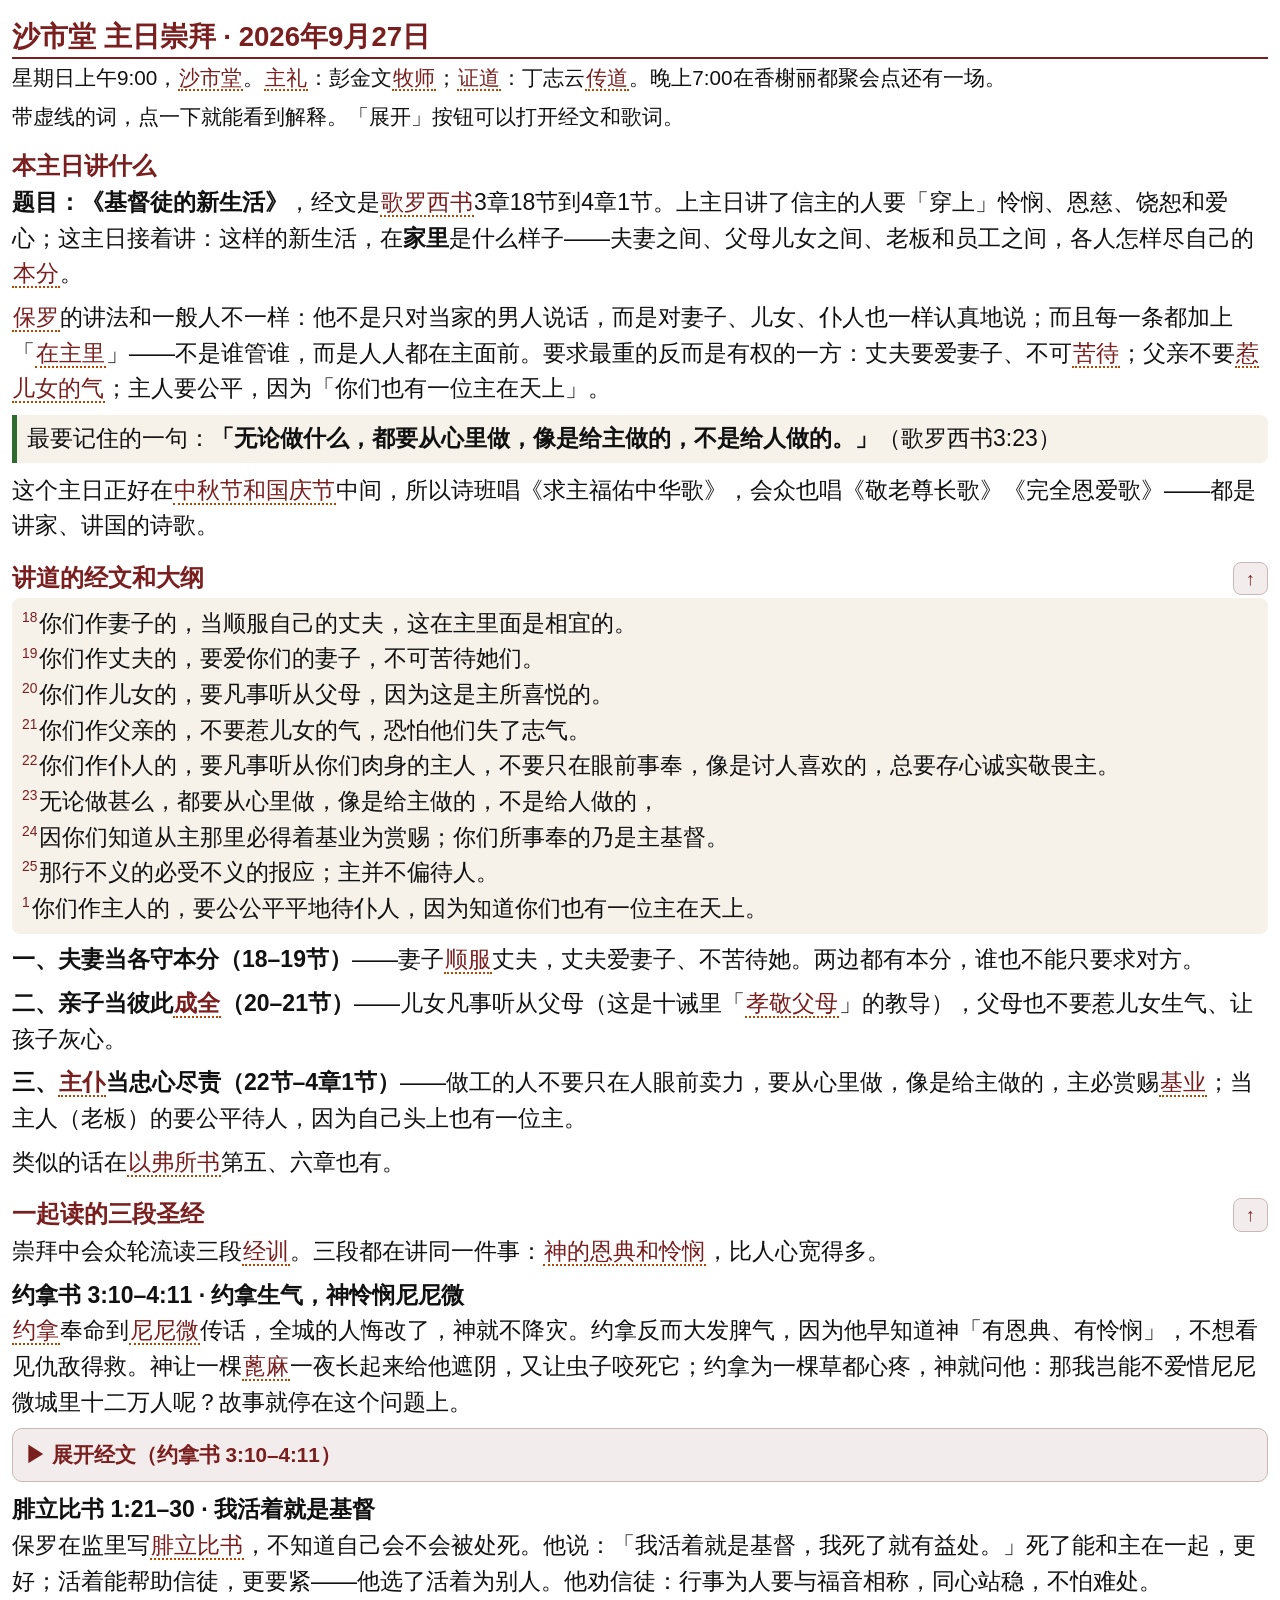
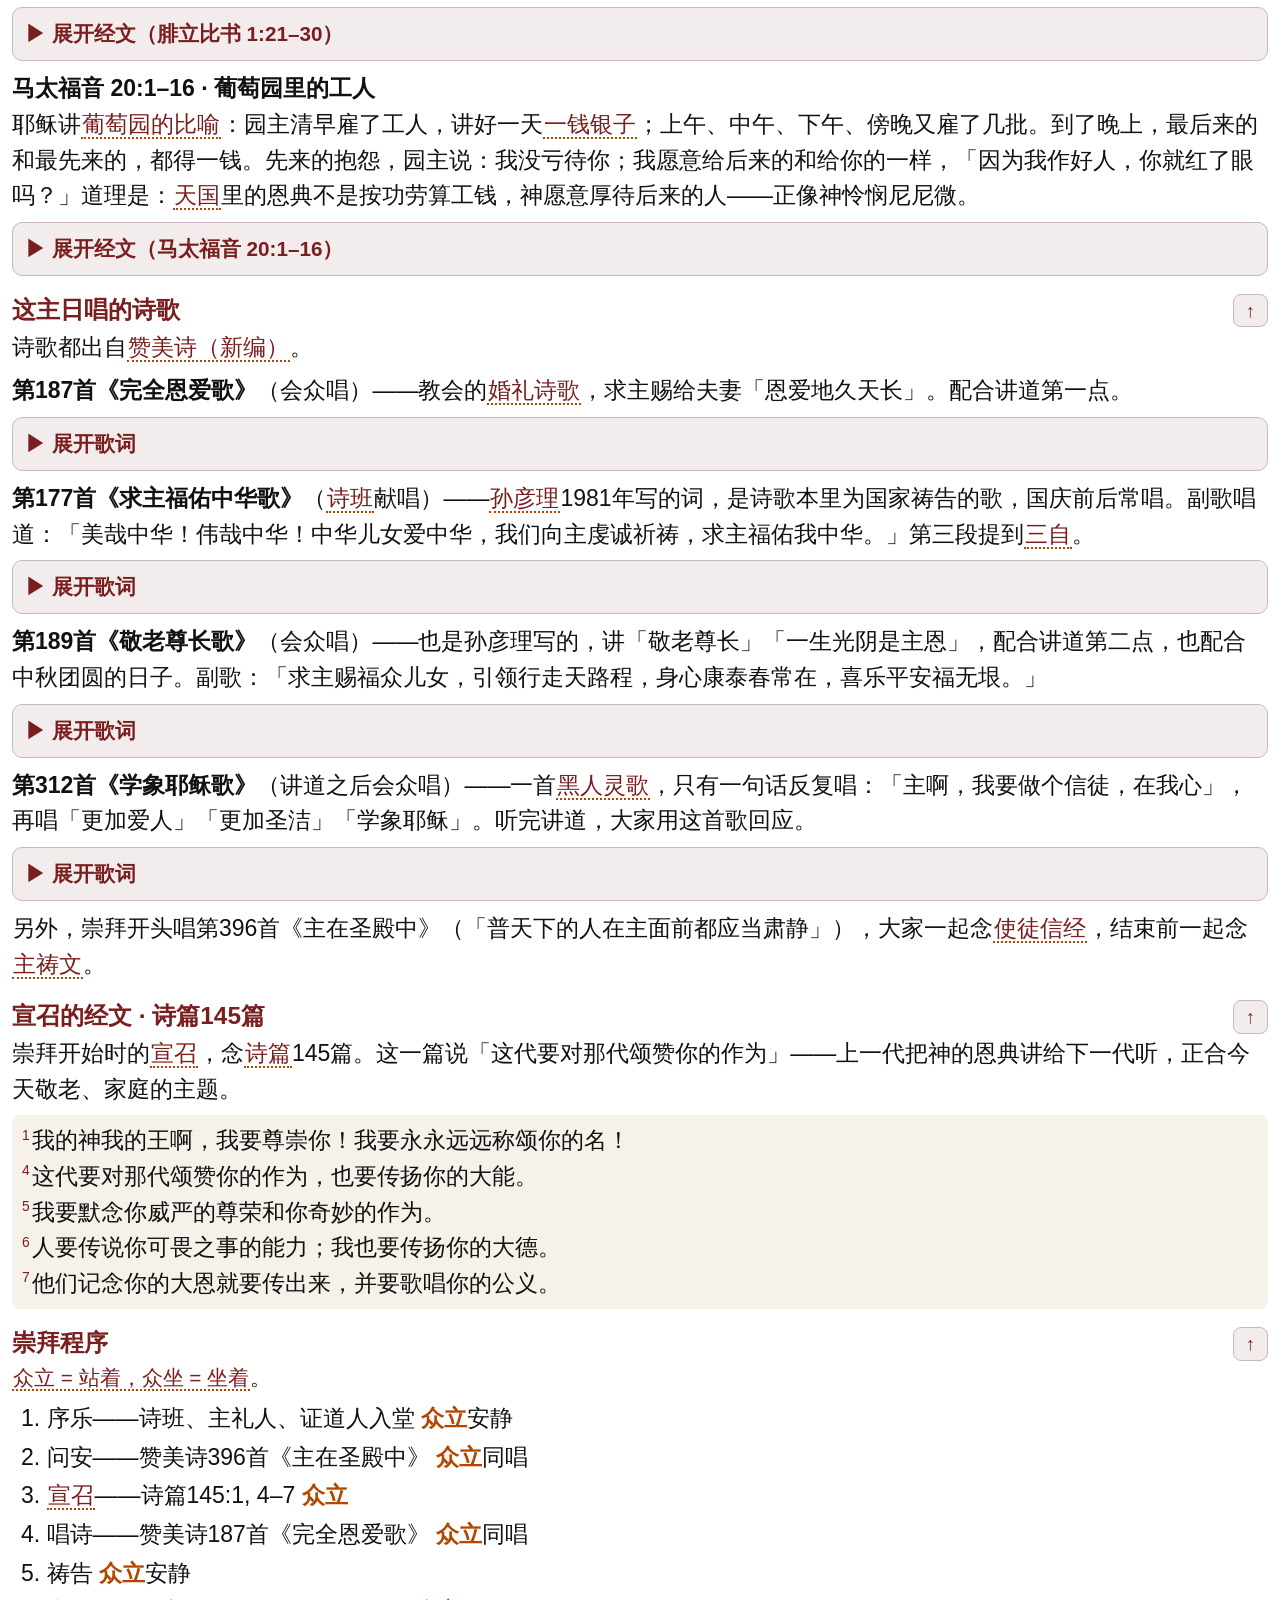
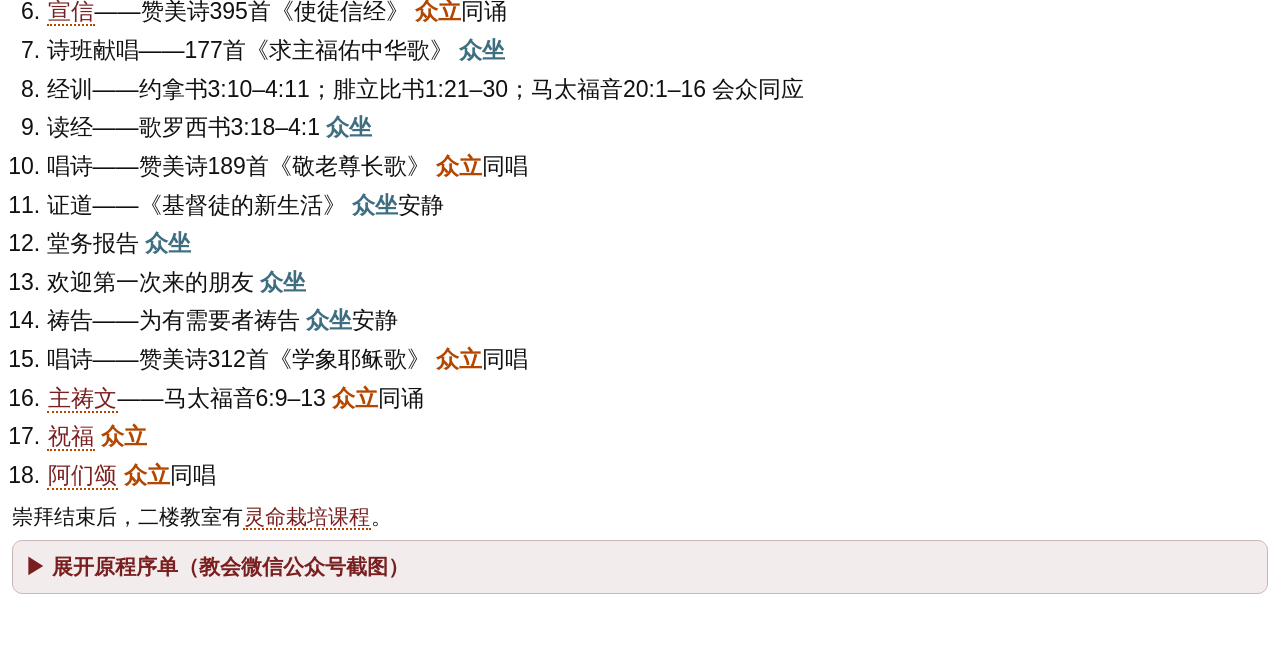
<file: church/2026-09-27.html>
<!DOCTYPE html>
<html lang="zh-CN"><head><meta charset="utf-8"><meta name="viewport" content="width=device-width, initial-scale=1, viewport-fit=cover">
<title>沙市堂主日崇拜 2026年9月27日</title>
<style>
:root{color-scheme:light dark;--fg:#111;--bg:#fff;--sect:#7A1F1F;--rule:#c9b8b8;--st:#B34700;--si:#3E6E80;--tint:#f6f1e9;--chip:#f3ecec;--th:#2E6B2E}
@media (prefers-color-scheme:dark){:root{--fg:#e8e8e8;--bg:#121212;--sect:#e39a9a;--rule:#5a4444;--st:#f4a768;--si:#9fc8d8;--tint:#1c1a17;--chip:#2a2222;--th:#9ad49a}}
html{-webkit-text-size-adjust:100%}
body{margin:0;padding:calc(6px + env(safe-area-inset-top,0px)) 12px 48px;background:var(--bg);color:var(--fg);font-family:"PingFang SC","HarmonyOS Sans SC","Noto Sans CJK SC","Microsoft YaHei",sans-serif;font-size:23px;line-height:1.55}
h1{font-size:1.2em;color:var(--sect);margin:14px 0 4px;padding-bottom:3px;border-bottom:2px solid var(--sect);line-height:1.25}
h2{font-size:1.06em;color:var(--sect);margin:18px 0 4px;line-height:1.3}
p{margin:0 0 8px}
.meta{font-size:.9em;line-height:1.45}
.note{background:var(--tint);border-left:5px solid var(--th);border-radius:0 8px 8px 0;padding:6px 10px;margin:4px 0 10px}
.verse{background:var(--tint);border-radius:8px;padding:8px 10px;margin:4px 0 8px}
sup{font-size:.6em;color:var(--sect);margin-right:2px}
ol.order{padding-left:1.5em;margin:0 0 8px} ol.order li{margin:0 0 3px}
.st{color:var(--st);font-weight:bold} .si{color:var(--si);font-weight:bold}
.lyr{margin:4px 0 8px;padding-left:6px;border-left:3px solid var(--rule)}
.fold{margin:4px 0 10px}
.fb{font:inherit;font-size:.9em;width:100%;text-align:left;padding:10px 12px;border:1px solid var(--rule);border-radius:10px;background:var(--chip);color:var(--sect);font-weight:bold}
.fb[aria-expanded="true"] .tri{display:inline-block;transform:rotate(90deg)}
.fc{padding:6px 2px 0}
span.t{border-bottom:2px dotted var(--st);color:var(--sect);cursor:pointer;padding:0 1px;-webkit-tap-highlight-color:rgba(179,71,0,.25)}
span.t.sel{background:#ffd98a;color:#111;box-shadow:0 0 0 3px #ffd98a;border-radius:4px}
@media (prefers-color-scheme:dark){span.t.sel{background:#8a6a1a;color:#fff;box-shadow:0 0 0 3px #8a6a1a}}
.up{float:right;font-size:.75em;line-height:1.5;text-decoration:none;color:var(--sect);border:1px solid var(--rule);border-radius:8px;padding:2px 12px;margin-left:8px;background:var(--chip)}
img{max-width:100%;height:auto;display:block;margin:6px 0 10px;border:1px solid var(--rule)}
#ib{position:fixed;left:0;right:0;bottom:0;z-index:6;max-height:50vh;overflow:auto;background:var(--bg);color:var(--fg);border-top:3px solid var(--st);box-shadow:0 -4px 18px rgba(0,0,0,.28);padding:10px 16px calc(16px + env(safe-area-inset-bottom,0px)) 16px;font-size:21px;line-height:1.5}
#ib .h{width:48px;height:5px;border-radius:3px;background:var(--rule);margin:0 auto 8px}
#ib .t1{font-size:25px;font-weight:bold;margin-bottom:4px}
#ib .x{display:block;width:100%;margin:14px 0 0;padding:14px;font:inherit;font-size:22px;font-weight:bold;border:1px solid var(--rule);border-radius:12px;background:var(--chip);color:var(--sect)}
</style><link rel="manifest" href="/church/manifest.webmanifest"><meta name="theme-color" content="#7A1F1F"></head><body>

<h1 id="top">沙市堂 主日崇拜 · 2026年9月27日</h1>
<p class="meta">星期日上午9:00，<span class="t" data-k="shashitang">沙市堂</span>。<span class="t" data-k="zhuli">主礼</span>：彭金文<span class="t" data-k="mushi">牧师</span>；<span class="t" data-k="zhengdao">证道</span>：丁志云<span class="t" data-k="chuandao">传道</span>。晚上7:00在香榭丽都聚会点还有一场。</p>
<p class="meta">带虚线的词，点一下就能看到解释。「展开」按钮可以打开经文和歌词。</p>

<h2 id="theme">本主日讲什么</h2>
<p><b>题目：《基督徒的新生活》</b>，经文是<span class="t" data-k="gelaoxi">歌罗西书</span>3章18节到4章1节。上主日讲了信主的人要「穿上」怜悯、恩慈、饶恕和爱心；这主日接着讲：这样的新生活，在<b>家里</b>是什么样子——夫妻之间、父母儿女之间、老板和员工之间，各人怎样尽自己的<span class="t" data-k="benfen">本分</span>。</p>
<p><span class="t" data-k="baoluo">保罗</span>的讲法和一般人不一样：他不是只对当家的男人说话，而是对妻子、儿女、仆人也一样认真地说；而且每一条都加上「<span class="t" data-k="zhuli2">在主里</span>」——不是谁管谁，而是人人都在主面前。要求最重的反而是有权的一方：丈夫要爱妻子、不可<span class="t" data-k="kudai">苦待</span>；父亲不要<span class="t" data-k="reqi">惹儿女的气</span>；主人要公平，因为「你们也有一位主在天上」。</p>
<div class="note">最要记住的一句：<b>「无论做什么，都要从心里做，像是给主做的，不是给人做的。」</b>（歌罗西书3:23）</div>
<p>这个主日正好在<span class="t" data-k="guoqing">中秋节和国庆节</span>中间，所以诗班唱《求主福佑中华歌》，会众也唱《敬老尊长歌》《完全恩爱歌》——都是讲家、讲国的诗歌。</p>

<h2 id="sermon">讲道的经文和大纲 <a class="up" href="#top">↑</a></h2>
<div class="verse"><sup>18</sup>你们作妻子的，当顺服自己的丈夫，这在主里面是相宜的。<br><sup>19</sup>你们作丈夫的，要爱你们的妻子，不可苦待她们。<br><sup>20</sup>你们作儿女的，要凡事听从父母，因为这是主所喜悦的。<br><sup>21</sup>你们作父亲的，不要惹儿女的气，恐怕他们失了志气。<br><sup>22</sup>你们作仆人的，要凡事听从你们肉身的主人，不要只在眼前事奉，像是讨人喜欢的，总要存心诚实敬畏主。<br><sup>23</sup>无论做甚么，都要从心里做，像是给主做的，不是给人做的，<br><sup>24</sup>因你们知道从主那里必得着基业为赏赐；你们所事奉的乃是主基督。<br><sup>25</sup>那行不义的必受不义的报应；主并不偏待人。<br><sup>1</sup>你们作主人的，要公公平平地待仆人，因为知道你们也有一位主在天上。</div>
<p><b>一、夫妻当各守本分（18–19节）</b>——妻子<span class="t" data-k="shunfu">顺服</span>丈夫，丈夫爱妻子、不苦待她。两边都有本分，谁也不能只要求对方。</p>
<p><b>二、亲子当彼此<span class="t" data-k="chengquan">成全</span>（20–21节）</b>——儿女凡事听从父母（这是十诫里「<span class="t" data-k="xiaojing">孝敬父母</span>」的教导），父母也不要惹儿女生气、让孩子灰心。</p>
<p><b>三、<span class="t" data-k="zhupu">主仆</span>当忠心尽责（22节–4章1节）</b>——做工的人不要只在人眼前卖力，要从心里做，像是给主做的，主必赏赐<span class="t" data-k="jiye">基业</span>；当主人（老板）的要公平待人，因为自己头上也有一位主。</p>
<p>类似的话在<span class="t" data-k="yifusuo">以弗所书</span>第五、六章也有。</p>

<h2 id="lessons">一起读的三段圣经 <a class="up" href="#top">↑</a></h2>
<p>崇拜中会众轮流读三段<span class="t" data-k="jingxun">经训</span>。三段都在讲同一件事：<span class="t" data-k="enxing">神的恩典和怜悯</span>，比人心宽得多。</p>

<p><b>约拿书 3:10–4:11 · 约拿生气，神怜悯尼尼微</b><br><span class="t" data-k="yuena">约拿</span>奉命到<span class="t" data-k="nininwei">尼尼微</span>传话，全城的人悔改了，神就不降灾。约拿反而大发脾气，因为他早知道神「有恩典、有怜悯」，不想看见仇敌得救。神让一棵<span class="t" data-k="bima">蓖麻</span>一夜长起来给他遮阴，又让虫子咬死它；约拿为一棵草都心疼，神就问他：那我岂能不爱惜尼尼微城里十二万人呢？故事就停在这个问题上。</p>
<div class="fold"><button type="button" class="fb" aria-expanded="false"><span class="tri">▶</span> 展开经文（约拿书 3:10–4:11）</button><div class="fc" hidden><div class="verse"><sup>10</sup>于是神察看他们的行为，见他们离开恶道，他就后悔，不把所说的灾祸降与他们了。<br><sup>1</sup>这事约拿大大不悦，且甚发怒，<br><sup>2</sup>就祷告耶和华说：「耶和华啊，我在本国的时候岂不是这样说吗？我知道你是有恩典、有怜悯的神，不轻易发怒，有丰盛的慈爱，并且后悔不降所说的灾，所以我急速逃往他施去。<br><sup>3</sup>耶和华啊，现在求你取我的命吧！因为我死了比活着还好。」<br><sup>4</sup>耶和华说：「你这样发怒合乎理吗？」<br><sup>5</sup>于是约拿出城，坐在城的东边，在那里为自己搭了一座棚，坐在棚的荫下，要看看那城究竟如何。<br><sup>6</sup>耶和华神安排一棵蓖麻，使其发生高过约拿，影儿遮盖他的头，救他脱离苦楚；约拿因这棵蓖麻大大喜乐。<br><sup>7</sup>次日黎明，神却安排一条虫子咬这蓖麻，以致枯槁。<br><sup>8</sup>日头出来的时候，神安排炎热的东风，日头曝晒约拿的头，使他发昏，他就为自己求死，说：「我死了比活着还好！」<br><sup>9</sup>神对约拿说：「你因这棵蓖麻发怒合乎理吗？」他说：「我发怒以至于死，都合乎理！」<br><sup>10</sup>耶和华说：「这蓖麻不是你栽种的，也不是你培养的；一夜发生，一夜干死，你尚且爱惜；<br><sup>11</sup>何况这尼尼微大城，其中不能分辨左手右手的有十二万多人，并有许多牲畜，我岂能不爱惜呢？」</div></div></div>

<p><b>腓立比书 1:21–30 · 我活着就是基督</b><br>保罗在监里写<span class="t" data-k="feilibi">腓立比书</span>，不知道自己会不会被处死。他说：「我活着就是基督，我死了就有益处。」死了能和主在一起，更好；活着能帮助信徒，更要紧——他选了活着为别人。他劝信徒：行事为人要与福音相称，同心站稳，不怕难处。</p>
<div class="fold"><button type="button" class="fb" aria-expanded="false"><span class="tri">▶</span> 展开经文（腓立比书 1:21–30）</button><div class="fc" hidden><div class="verse"><sup>21</sup>因我活着就是基督，我死了就有益处。<br><sup>22</sup>但我在肉身活着，若成就我工夫的果子，我就不知道该挑选甚么。<br><sup>23</sup>我正在两难之间，情愿离世与基督同在，因为这是好得无比的。<br><sup>24</sup>然而，我在肉身活着，为你们更是要紧的。<br><sup>25</sup>我既然这样深信，就知道仍要住在世间，且与你们众人同住，使你们在所信的道上又长进又喜乐，<br><sup>26</sup>叫你们在基督耶稣里的欢乐，因我再到你们那里去，就越发加增。<br><sup>27</sup>只要你们行事为人与基督的福音相称，叫我或来见你们，或不在你们那里，可以听见你们的景况，知道你们同有一个心志，站立得稳，为所信的福音齐心努力。<br><sup>28</sup>凡事不怕敌人的惊吓，这是证明他们沉沦，你们得救都是出于神。<br><sup>29</sup>因为你们蒙恩，不但得以信服基督，并要为他受苦。<br><sup>30</sup>你们的争战，就与你们在我身上从前所看见、现在所听见的一样。</div></div></div>

<p><b>马太福音 20:1–16 · 葡萄园里的工人</b><br>耶稣讲<span class="t" data-k="putaoyuan">葡萄园的比喻</span>：园主清早雇了工人，讲好一天<span class="t" data-k="yiqian">一钱银子</span>；上午、中午、下午、傍晚又雇了几批。到了晚上，最后来的和最先来的，都得一钱。先来的抱怨，园主说：我没亏待你；我愿意给后来的和给你的一样，「因为我作好人，你就红了眼吗？」道理是：<span class="t" data-k="tianguo">天国</span>里的恩典不是按功劳算工钱，神愿意厚待后来的人——正像神怜悯尼尼微。</p>
<div class="fold"><button type="button" class="fb" aria-expanded="false"><span class="tri">▶</span> 展开经文（马太福音 20:1–16）</button><div class="fc" hidden><div class="verse"><sup>1</sup>「因为天国好像家主清早去雇人进他的葡萄园做工，<br><sup>2</sup>和工人讲定一天一钱银子，就打发他们进葡萄园去。<br><sup>3</sup>约在巳初出去，看见市上还有闲站的人，<br><sup>4</sup>就对他们说：『你们也进葡萄园去，所当给的，我必给你们。』他们也进去了。<br><sup>5</sup>约在午正和申初又出去，也是这样行。<br><sup>6</sup>约在酉初出去，看见还有人站在那里，就问他们说：『你们为甚么整天在这里闲站呢？』<br><sup>7</sup>他们说：『因为没有人雇我们。』他说：『你们也进葡萄园去。』<br><sup>8</sup>到了晚上，园主对管事的说：『叫工人都来，给他们工钱，从后来的起，到先来的为止。』<br><sup>9</sup>约在酉初雇的人来了，各人得了一钱银子。<br><sup>10</sup>及至那先雇的来了，他们以为必要多得；谁知也是各得一钱。<br><sup>11</sup>他们得了，就埋怨家主说：<br><sup>12</sup>『我们整天劳苦受热，那后来的只做了一小时，你竟叫他们和我们一样吗？』<br><sup>13</sup>家主回答其中的一人说：『朋友，我不亏负你，你与我讲定的不是一钱银子吗？<br><sup>14</sup>拿你的走吧！我给那后来的和给你一样，这是我愿意的。<br><sup>15</sup>我的东西难道不可随我的意思用吗？因为我作好人，你就红了眼吗？』<br><sup>16</sup>这样，那在后的，将要在前；在前的，将要在后了。」</div></div></div>

<h2 id="hymns">这主日唱的诗歌 <a class="up" href="#top">↑</a></h2>
<p>诗歌都出自<span class="t" data-k="zanmeishi">赞美诗（新编）</span>。</p>

<p><b>第187首《完全恩爱歌》</b>（会众唱）——教会的<span class="t" data-k="gurney">婚礼诗歌</span>，求主赐给夫妻「恩爱地久天长」。配合讲道第一点。</p>
<div class="fold"><button type="button" class="fb" aria-expanded="false"><span class="tri">▶</span> 展开歌词</button><div class="fc" hidden><div class="lyr">1. 完全的爱，超过人间的思想，虔诚信众，向主屈膝颂扬，为此佳偶，求主厚赐恩无量，主作之合，恩爱地久天长。<br>2. 完全生命，恳求为他们保证，温柔的爱，永久不移的信，有恒的望，壮胆平心的坚忍，纯洁天真，艰难痛苦不惊。<br>3. 求赐他俩，欢心消尽了愁心，求赐他俩，平安宁息纷争；百年偕老，又加灿烂的前程，重见黎明，恩爱生命永恒。阿们。</div></div></div>

<p><b>第177首《求主福佑中华歌》</b>（<span class="t" data-k="shiban">诗班</span>献唱）——<span class="t" data-k="sunyanli">孙彦理</span>1981年写的词，是诗歌本里为国家祷告的歌，国庆前后常唱。副歌唱道：「美哉中华！伟哉中华！中华儿女爱中华，我们向主虔诚祈祷，求主福佑我中华。」第三段提到<span class="t" data-k="sanzi">三自</span>。</p>
<div class="fold"><button type="button" class="fb" aria-expanded="false"><span class="tri">▶</span> 展开歌词</button><div class="fc" hidden><div class="lyr">1. 主恩浩大，福佑中华，悠久历史灿烂文化；前程似锦日丽中天，炎黄后裔蒙福无涯。<br>2. 江山多娇，人民勤劳，神恩福泽如水滔滔；历代贡献造福人群，源远流长显主荣耀。<br>3. 中华教会主所建造，主是根基永不动摇；三自精神合主心意，见证福音爱国爱教。<br>4. 主的儿女神所选召，遵主圣训循主教导；同心协力振兴中华，荣神益人万众称道。<br>5. 我爱中华，我心安泰，祖宗家园父母所在；主前敬拜衷心祝祷：安乐富强千秋万代。<br>副歌：美哉中华！伟哉中华！中华儿女爱中华，我们向主虔诚祈祷，求主福佑我中华。阿们。</div></div></div>

<p><b>第189首《敬老尊长歌》</b>（会众唱）——也是孙彦理写的，讲「敬老尊长」「一生光阴是主恩」，配合讲道第二点，也配合中秋团圆的日子。副歌：「求主赐福众儿女，引领行走天路程，身心康泰春常在，喜乐平安福无垠。」</p>
<div class="fold"><button type="button" class="fb" aria-expanded="false"><span class="tri">▶</span> 展开歌词</button><div class="fc" hidden><div class="lyr">1. 人生经历幼到老，事主爱人主引导，圣经自古有明训，敬老尊长常祝祷。<br>2. 青年旭日正东升，暮年白发添荣尊，人生百岁终须老，一生光阴是主恩。<br>3. 万里长江滚滚流，代代蒙恩人才多，前人辛劳后世福，铭感主爱丰硕果。<br>4. 继承父老创新业，齐心协力奔前方，主恩绵绵无尽期，颂主恩泽万年长。<br>副歌：求主赐福众儿女，引领行走天路程，身心康泰春常在，喜乐平安福无垠。阿们。</div></div></div>

<p><b>第312首《学象耶稣歌》</b>（讲道之后会众唱）——一首<span class="t" data-k="spiritual">黑人灵歌</span>，只有一句话反复唱：「主啊，我要做个信徒，在我心」，再唱「更加爱人」「更加圣洁」「学象耶稣」。听完讲道，大家用这首歌回应。</p>
<div class="fold"><button type="button" class="fb" aria-expanded="false"><span class="tri">▶</span> 展开歌词</button><div class="fc" hidden><div class="lyr">1. 主啊，我要做个信徒，在我心，在我心。主啊，我要做个信徒，在我心。在我心，在我心。主啊，我要做个信徒，在我心。<br>2. 主啊，我要更加爱人……<br>3. 主啊，我要更加圣洁……<br>4. 主啊，我要学象耶稣……阿们。</div></div></div>

<p>另外，崇拜开头唱第396首《主在圣殿中》（「普天下的人在主面前都应当肃静」），大家一起念<span class="t" data-k="xintujing">使徒信经</span>，结束前一起念<span class="t" data-k="zhudaowen">主祷文</span>。</p>

<h2 id="psalm">宣召的经文 · 诗篇145篇 <a class="up" href="#top">↑</a></h2>
<p>崇拜开始时的<span class="t" data-k="xuanzhao">宣召</span>，念<span class="t" data-k="shipian">诗篇</span>145篇。这一篇说「这代要对那代颂赞你的作为」——上一代把神的恩典讲给下一代听，正合今天敬老、家庭的主题。</p>
<div class="verse"><sup>1</sup>我的神我的王啊，我要尊崇你！我要永永远远称颂你的名！<br><sup>4</sup>这代要对那代颂赞你的作为，也要传扬你的大能。<br><sup>5</sup>我要默念你威严的尊荣和你奇妙的作为。<br><sup>6</sup>人要传说你可畏之事的能力；我也要传扬你的大德。<br><sup>7</sup>他们记念你的大恩就要传出来，并要歌唱你的公义。</div>

<h2 id="order">崇拜程序 <a class="up" href="#top">↑</a></h2>
<p class="meta"><span class="t" data-k="zhongli">众立 = 站着，众坐 = 坐着</span>。</p>
<ol class="order">
<li>序乐——诗班、主礼人、证道人入堂 <span class="st">众立</span>安静</li>
<li>问安——赞美诗396首《主在圣殿中》 <span class="st">众立</span>同唱</li>
<li><span class="t" data-k="xuanzhao">宣召</span>——诗篇145:1, 4–7 <span class="st">众立</span></li>
<li>唱诗——赞美诗187首《完全恩爱歌》 <span class="st">众立</span>同唱</li>
<li>祷告 <span class="st">众立</span>安静</li>
<li><span class="t" data-k="xuanxin">宣信</span>——赞美诗395首《使徒信经》 <span class="st">众立</span>同诵</li>
<li>诗班献唱——177首《求主福佑中华歌》 <span class="si">众坐</span></li>
<li>经训——约拿书3:10–4:11；腓立比书1:21–30；马太福音20:1–16 会众同应</li>
<li>读经——歌罗西书3:18–4:1 <span class="si">众坐</span></li>
<li>唱诗——赞美诗189首《敬老尊长歌》 <span class="st">众立</span>同唱</li>
<li>证道——《基督徒的新生活》 <span class="si">众坐</span>安静</li>
<li>堂务报告 <span class="si">众坐</span></li>
<li>欢迎第一次来的朋友 <span class="si">众坐</span></li>
<li>祷告——为有需要者祷告 <span class="si">众坐</span>安静</li>
<li>唱诗——赞美诗312首《学象耶稣歌》 <span class="st">众立</span>同唱</li>
<li><span class="t" data-k="zhudaowen">主祷文</span>——马太福音6:9–13 <span class="st">众立</span>同诵</li>
<li><span class="t" data-k="zhufu">祝福</span> <span class="st">众立</span></li>
<li><span class="t" data-k="amen">阿们颂</span> <span class="st">众立</span>同唱</li>
</ol>
<p class="meta">崇拜结束后，二楼教室有<span class="t" data-k="lingming">灵命栽培课程</span>。</p>
<div class="fold"><button type="button" class="fb" aria-expanded="false"><span class="tri">▶</span> 展开原程序单（教会微信公众号截图）</button><div class="fc" hidden><img src="[data-uri]" alt="原程序单"></div></div>

<div id="ib" hidden></div>
<script>
var INFO={"zhuli":["主礼","主礼，就是带领整场聚会的人：请大家起立、坐下，带领祷告、读经、报告。今天由彭金文牧师主礼。"],"zhengdao":["证道","证道就是讲道——牧师或传道站在台上，讲解一段圣经，劝勉大家。今天由丁志云传道证道，讲《基督徒的新生活》。"],"mushi":["牧师","牧师是教会正式按立的传道人，负责讲道、牧养信徒、主持圣礼。"],"chuandao":["传道","传道（传道员）是教会里专职讲道、带领聚会的同工，还没有按立为牧师。"],"shashitang":["沙市堂","荆州市基督教沙市堂，在沙市区首辅路4号，是荆州市基督教两会的所在地。主日上午九点崇拜，晚上七点在香榭丽都聚会点（江津中路大润发对面）还有一场。"],"gelaoxi":["歌罗西书","歌罗西是古代小亚细亚（今土耳其）的一座小城。使徒保罗在监狱里写信给那里的教会，就是《歌罗西书》。上主日讲的是第三章12到17节，这主日接着往下讲。"],"baoluo":["保罗","保罗是耶稣的使徒，原来逼迫基督徒，后来信主，一生到处传福音，写了新约里的许多书信。他写歌罗西书和腓立比书时都在坐监。"],"zhuli2":["在主里","「在主里」「主所喜悦的」「像是给主做的」——保罗每说一条家里的规矩，都加上这样一句。意思是：不是谁管着谁，而是每个人都在主面前尽自己的本分。"],"shunfu":["顺服","顺服，就是甘心听从、配合。圣经说妻子顺服丈夫「在主里面是相宜的」，同时又要求丈夫爱妻子、不可苦待她。两边都有责任。"],"kudai":["苦待","苦待就是对人凶、对人苛刻、让人受委屈。圣经吩咐做丈夫的：要爱妻子，不可苦待她。"],"reqi":["惹儿女的气","惹气，就是故意招惹、逼得孩子生气灰心。圣经吩咐做父亲的不要这样，「恐怕他们失了志气」——怕孩子没了心气、没了信心。"],"benfen":["本分","本分就是自己该做的那一份：做丈夫的、做妻子的、做儿女的、做父母的、做工的、当老板的，各有各的本分。"],"chengquan":["成全","成全，就是帮对方成才、成事，让对方好。「亲子当彼此成全」：父母帮孩子成长，孩子也让父母安心。"],"zhupu":["主仆","古时候家里有仆人，主人管仆人。今天可以理解为老板和员工。圣经对两边都有话：做工的要忠心，当老板的要公平。"],"jiye":["基业","基业就是产业、家业。圣经说，忠心做工的人，主必把天上的产业赏赐给他，做工「像是给主做的」。"],"yuena":["约拿","约拿是旧约的一位先知。神叫他去尼尼微城传话，他不肯，坐船往反方向逃，被大鱼吞了三天，后来才去。这段读的是故事的结尾。"],"nininwei":["尼尼微","尼尼微是亚述帝国的首都，是以色列人的仇敌，出了名的残暴。约拿不想去，就是不想看见仇敌得救。"],"bima":["蓖麻","蓖麻是一种长得很快的大叶子植物。神让它一夜长起来给约拿遮阴，又让虫子把它咬死，用这件小事教约拿明白神的心。"],"feilibi":["腓立比书","腓立比是希腊北部的一座城，保罗在那里建立了教会。后来保罗坐监，腓立比的信徒托人送东西去看他，保罗就写了这封信回谢，信里充满喜乐。"],"putaoyuan":["葡萄园的比喻","比喻，就是耶稣用一个小故事讲一个道理。这个故事讲一个园主一天里五次雇工人，最后给每个人一样的工钱。"],"yiqian":["一钱银子","一钱银子，就是当时一个工人一天的工钱。园主答应清早来的人一天一钱，结果傍晚才来的人也得一钱。"],"tianguo":["天国","天国就是神掌权的地方、神的国度。耶稣常用「天国好像……」开头讲比喻，说明神是怎样待人的。"],"shipian":["诗篇","诗篇是旧约里的诗歌集，一共150篇，很多是大卫写的，用来祷告和赞美神。"],"xuanzhao":["宣召","宣召，就是崇拜开始时，主礼人念一段圣经，召唤大家收心敬拜神。"],"xuanxin":["宣信","宣信，就是大家一起念《使徒信经》，宣告自己信的是什么。"],"xintujing":["使徒信经","《使徒信经》是全世界基督徒从古时候传下来的信仰总纲，从「我信上帝，全能的父」开始，一百多个字，把信仰的要点说完。"],"shiban":["诗班","诗班就是教会的唱诗班，每个星期六上午排练，主日献唱一首诗歌。"],"jingxun":["经训","经训是崇拜中一起读的几段圣经，一般是主礼人读一节、会众读一节。"],"zanmeishi":["赞美诗（新编）","《赞美诗（新编）》是中国教会通用的诗歌本，1983年出版，一共400首。程序单上的「第187首」就是这本诗歌本里的编号。"],"amen":["阿们","阿们的意思是「诚心所愿」「实实在在」。祷告结束、听到同意的话，大家一起说「阿们」。"],"zhudaowen":["主祷文","主祷文是耶稣亲自教门徒的祷告，从「我们在天上的父」开始。崇拜快结束时，全体站着一起念。"],"zhufu":["祝福","祝福是崇拜最后，牧师举手为大家求神赐福，常用的是「愿耶和华赐福给你，保护你……」。"],"shen":["神","圣经里的「神」就是上帝，创造天地的主。中文圣经有的版本印「神」，有的印「上帝」，是同一位。"],"yehehua":["耶和华","耶和华是旧约里神的名字。"],"yesu":["耶稣","耶稣基督是神的儿子，两千年前降生在犹太地，传道、医病，被钉十字架，第三天复活。基督徒就是信靠耶稣、跟随耶稣的人。"],"shengling":["圣灵","圣灵是神的灵，住在信徒心里，引导人、安慰人、赐人力量。"],"enxing":["恩典与怜悯","恩典是神白白给人的好处，不是人挣来的；怜悯是神体恤人的苦处、不按人的罪对待人。今天三段经文都在讲这个。"],"sanzi":["三自","三自，就是中国教会「自治、自养、自传」的原则。《求主福佑中华歌》第三段唱到「三自精神合主心意」。"],"guoqing":["中秋与国庆","今年中秋节是9月25日（星期五），国庆节是10月1日。这个主日正好在两个节日中间，所以诗班唱《求主福佑中华歌》，诗歌里也多讲家庭和敬老。"],"sunyanli":["孙彦理","孙彦理（1913–1995）是上海的牧师，为《赞美诗（新编）》写了不少中国人自己的诗歌，《求主福佑中华歌》和《敬老尊长歌》都是他写的词。"],"gurney":["《完全恩爱歌》","这首诗歌是英国的格尼夫人1883年为妹妹的婚礼写的，后来成了英语世界最常用的婚礼诗歌。中文是刘廷芳1934年翻译的。今天唱它，是因为讲道第一点讲夫妻。"],"spiritual":["黑人灵歌","黑人灵歌是一两百年前美国黑人奴隶在苦难中唱出来的信仰歌曲，曲调简单、感情很深。《学象耶稣歌》就是其中一首，中文是杨荫浏1933年翻译的。"],"lingming":["灵命栽培课程","灵命就是信仰生命。灵命栽培课程是教会为信徒开的信仰学习班，这个主日崇拜结束后在沙市堂二楼教室上课。"],"zhongli":["众立 · 众坐","程序单上的「众立」就是大家站起来，「众坐」就是坐下；「同唱」一起唱，「同诵」一起念，「安静」就是不出声。"],"xiaojing":["孝敬父母","十诫的第五条是「当孝敬父母」，新约说这是「第一条带应许的诫命」——应许孝敬父母的人得福、长寿。"],"yifusuo":["以弗所书","《以弗所书》是保罗写给以弗所教会的信，第五、六章讲的夫妻、亲子、主仆，和今天的经文几乎一样，还多了一句：丈夫要爱妻子，「正如基督爱教会」。"]};
(function(){var ib=document.getElementById('ib'),cur=null,isOpen=false;
function esc(s){return String(s).replace(/[&<>]/g,function(c){return {'&':'&amp;','<':'&lt;','>':'&gt;'}[c];});}
function close(){isOpen=false;ib.hidden=true;if(cur){cur.classList.remove('sel');cur=null;}try{if(window.parent&&window.parent!==window)window.parent.postMessage({type:'gloss-close'},'*');}catch(x){}}
function show(el){var e=INFO[el.getAttribute('data-k')];if(!e)return;
 if(cur)cur.classList.remove('sel');cur=el;el.classList.add('sel');
 var h='<div class="h"></div><div class="t1">'+esc(e[0])+'</div><div>'+esc(e[1])+'</div><button class="x" type="button">✕ 关闭</button>';
 var framed=false;try{framed=window.parent&&window.parent!==window;}catch(x){}
 isOpen=true;
 if(framed){try{window.parent.postMessage({type:'gloss',html:h},'*');}catch(x){}ib.hidden=true;}
 else{ib.innerHTML=h;ib.hidden=false;ib.scrollTop=0;}
 var r=el.getBoundingClientRect(),top=framed?window.innerHeight*0.52:window.innerHeight-ib.offsetHeight;
 if(r.bottom>top-8)window.scrollBy({top:r.bottom-top+40,left:0,behavior:'smooth'});}
window.addEventListener('message',function(ev){if(ev.data&&ev.data.type==='gloss-closed'){isOpen=false;if(cur){cur.classList.remove('sel');cur=null;}}});
document.addEventListener('click',function(ev){var el=ev.target,t=el.closest?el.closest('span.t'):null;
 if(t){show(t);ev.preventDefault();return;}
 var fb=el.closest?el.closest('.fb'):null;
 if(fb){var on=fb.getAttribute('aria-expanded')==='true';fb.setAttribute('aria-expanded',on?'false':'true');fb.nextElementSibling.hidden=on;return;}
 if(ib.contains(el)){if(el.closest&&el.closest('.x'))close();return;}
 if(isOpen)close();});})();
</script>
<script>if("serviceWorker" in navigator){navigator.serviceWorker.register("/church/sw.js").catch(function(){});}</script></body></html>
</file>
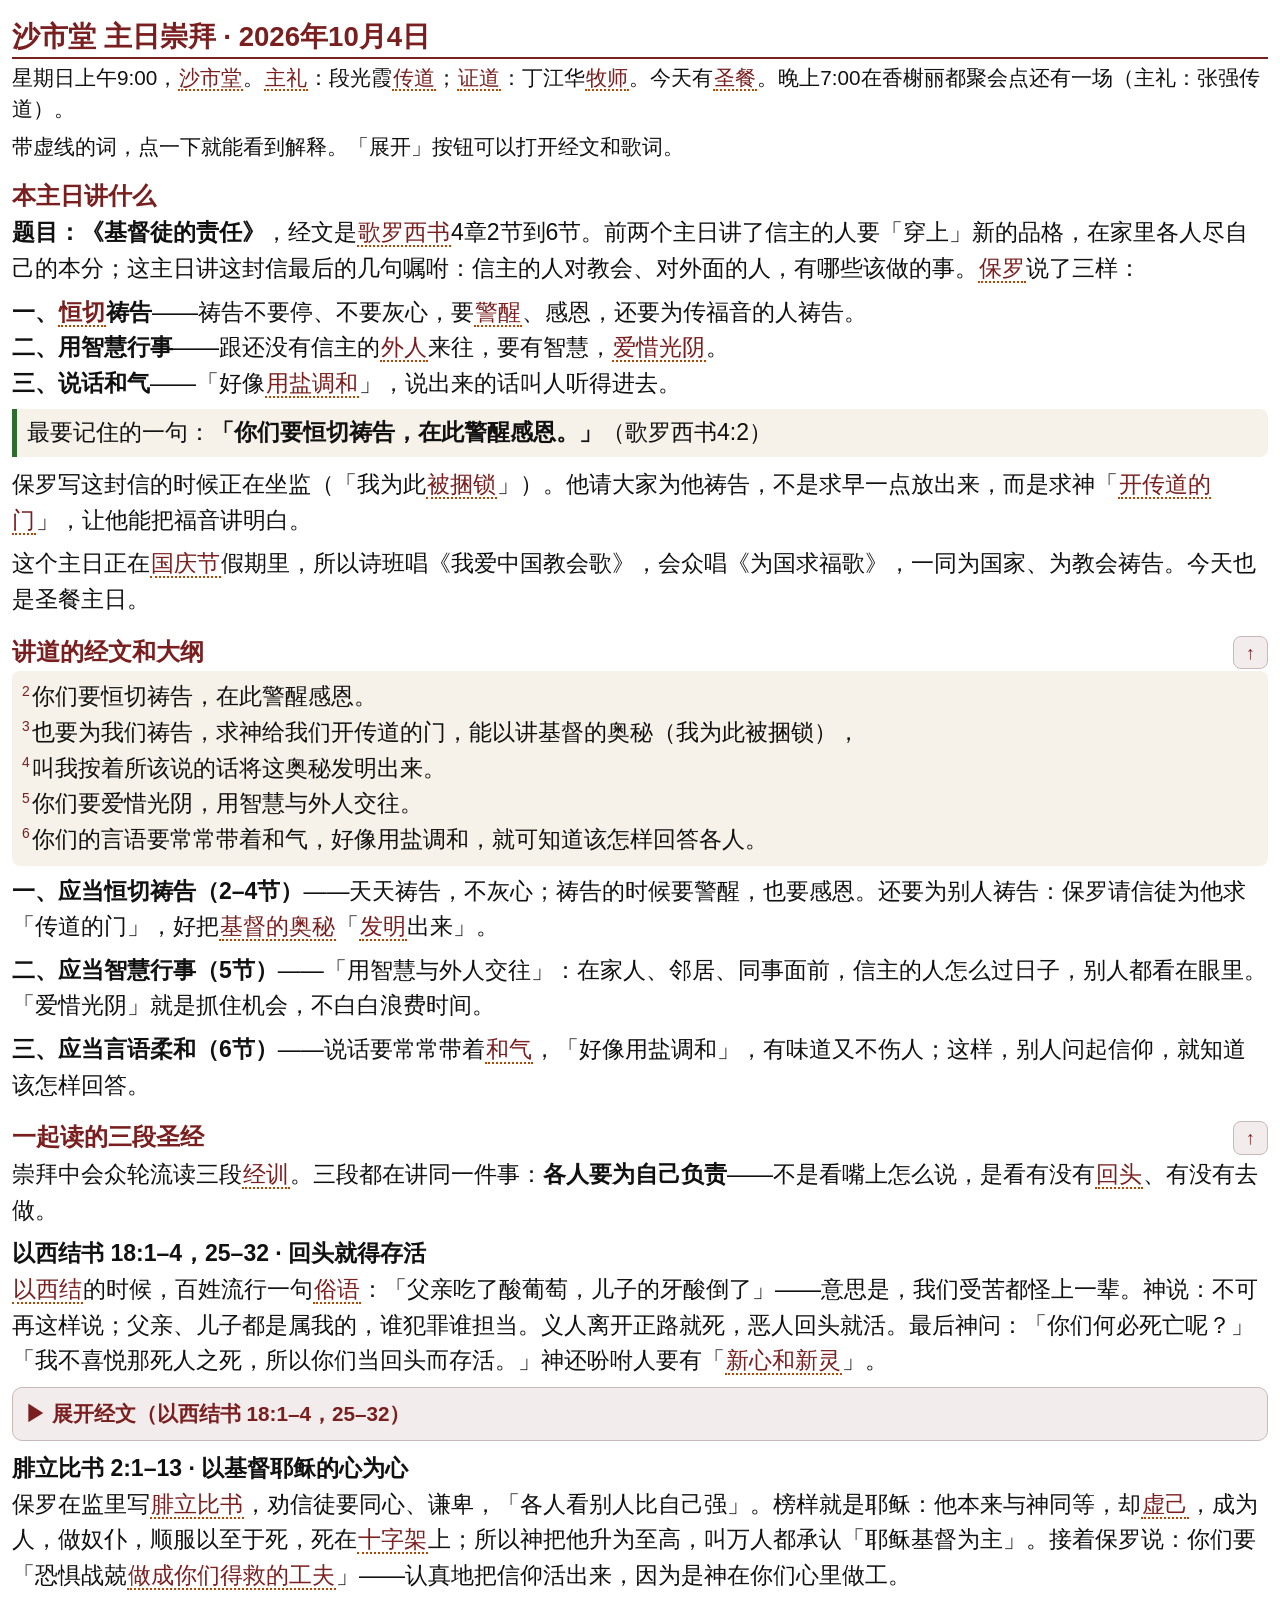
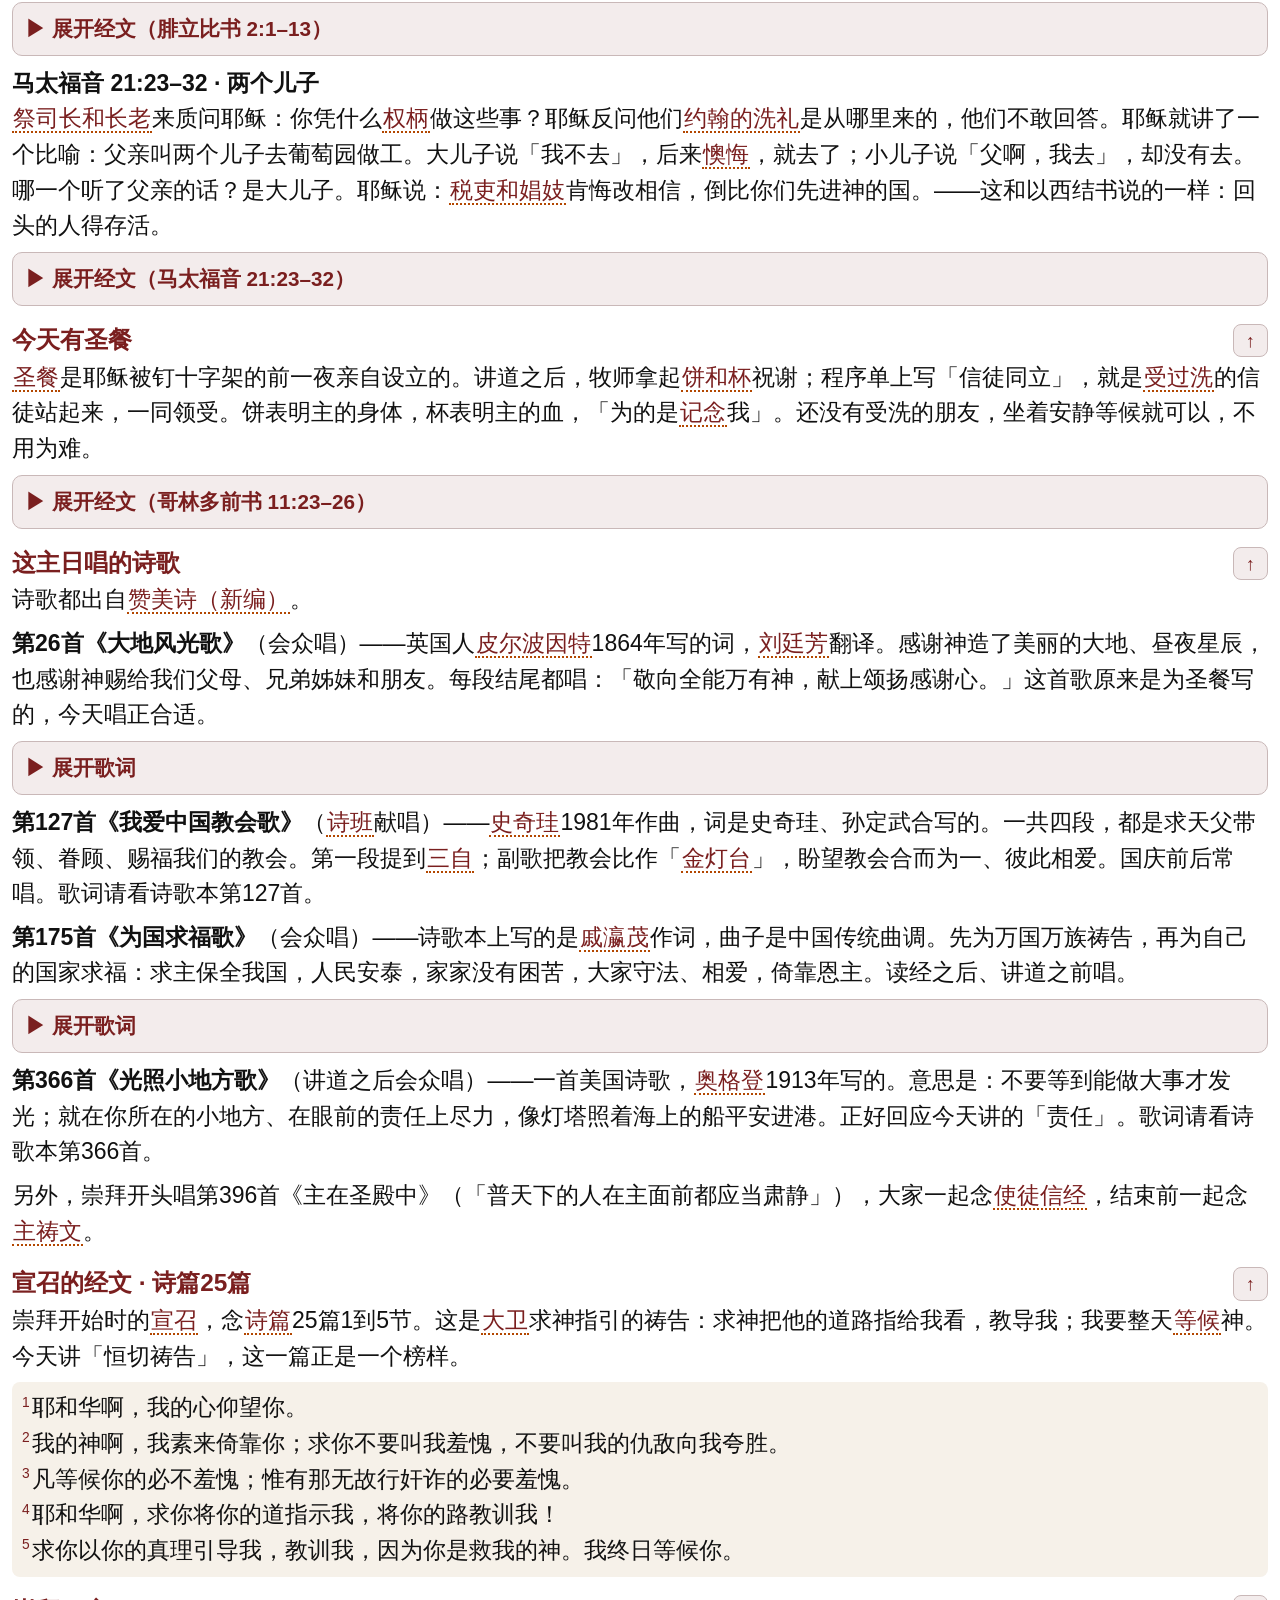
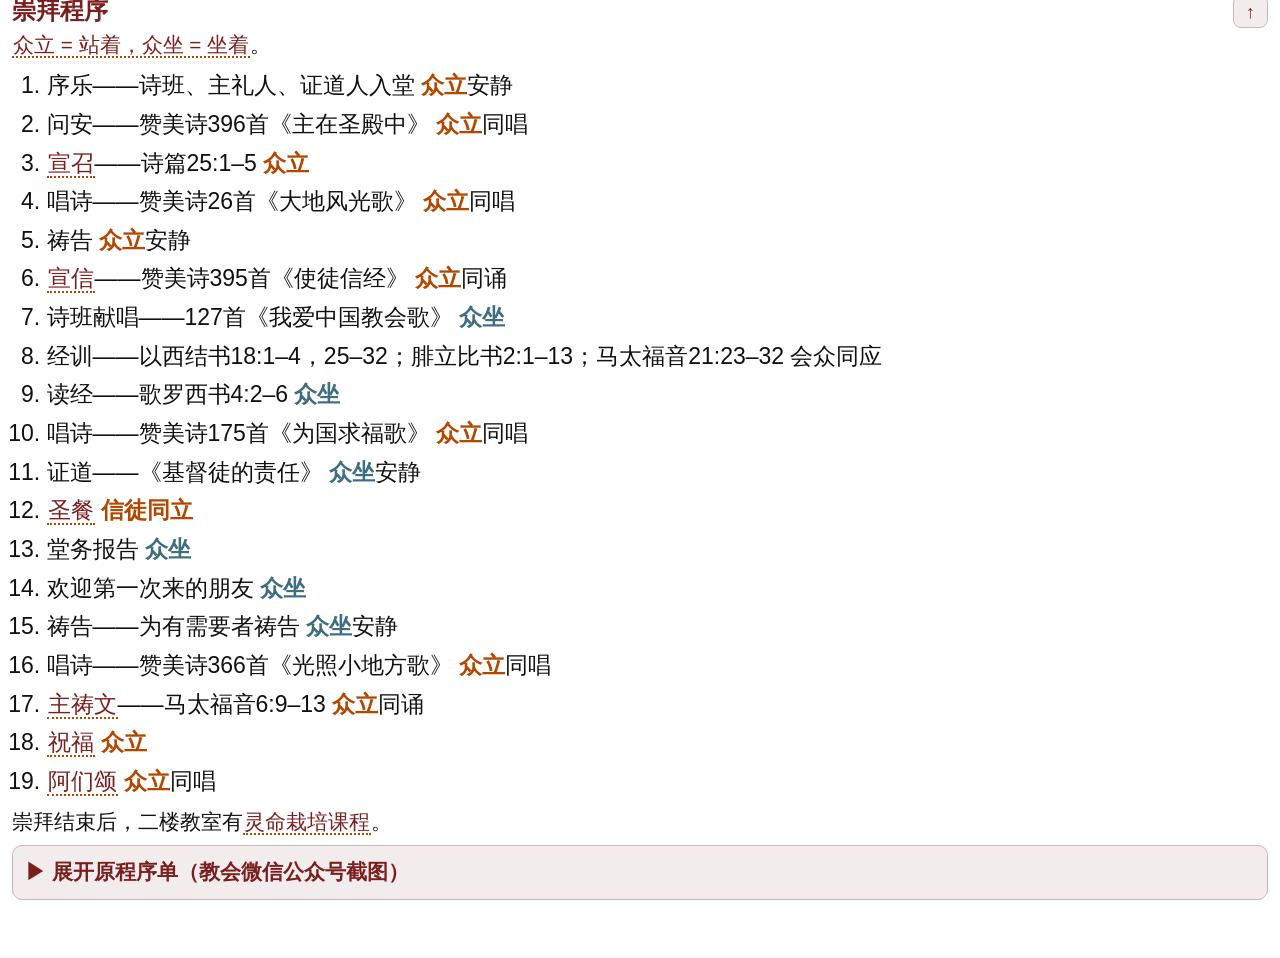
<file: church/2026-10-04.html>
<!DOCTYPE html>
<html lang="zh-CN"><head><meta charset="utf-8"><meta name="viewport" content="width=device-width, initial-scale=1, viewport-fit=cover">
<title>沙市堂主日崇拜 2026年10月4日</title>
<style>
:root{color-scheme:light dark;--fg:#111;--bg:#fff;--sect:#7A1F1F;--rule:#c9b8b8;--st:#B34700;--si:#3E6E80;--tint:#f6f1e9;--chip:#f3ecec;--th:#2E6B2E}
@media (prefers-color-scheme:dark){:root{--fg:#e8e8e8;--bg:#121212;--sect:#e39a9a;--rule:#5a4444;--st:#f4a768;--si:#9fc8d8;--tint:#1c1a17;--chip:#2a2222;--th:#9ad49a}}
html{-webkit-text-size-adjust:100%}
body{margin:0;padding:calc(6px + env(safe-area-inset-top,0px)) 12px 48px;background:var(--bg);color:var(--fg);font-family:"PingFang SC","HarmonyOS Sans SC","Noto Sans CJK SC","Microsoft YaHei",sans-serif;font-size:23px;line-height:1.55}
h1{font-size:1.2em;color:var(--sect);margin:14px 0 4px;padding-bottom:3px;border-bottom:2px solid var(--sect);line-height:1.25}
h2{font-size:1.06em;color:var(--sect);margin:18px 0 4px;line-height:1.3}
p{margin:0 0 8px}
.meta{font-size:.9em;line-height:1.45}
.note{background:var(--tint);border-left:5px solid var(--th);border-radius:0 8px 8px 0;padding:6px 10px;margin:4px 0 10px}
.verse{background:var(--tint);border-radius:8px;padding:8px 10px;margin:4px 0 8px}
sup{font-size:.6em;color:var(--sect);margin-right:2px}
ol.order{padding-left:1.5em;margin:0 0 8px} ol.order li{margin:0 0 3px}
.st{color:var(--st);font-weight:bold} .si{color:var(--si);font-weight:bold}
.lyr{margin:4px 0 8px;padding-left:6px;border-left:3px solid var(--rule)}
.fold{margin:4px 0 10px}
.fb{font:inherit;font-size:.9em;width:100%;text-align:left;padding:10px 12px;border:1px solid var(--rule);border-radius:10px;background:var(--chip);color:var(--sect);font-weight:bold}
.fb[aria-expanded="true"] .tri{display:inline-block;transform:rotate(90deg)}
.fc{padding:6px 2px 0}
span.t{border-bottom:2px dotted var(--st);color:var(--sect);cursor:pointer;padding:0 1px;-webkit-tap-highlight-color:rgba(179,71,0,.25)}
span.t.sel{background:#ffd98a;color:#111;box-shadow:0 0 0 3px #ffd98a;border-radius:4px}
@media (prefers-color-scheme:dark){span.t.sel{background:#8a6a1a;color:#fff;box-shadow:0 0 0 3px #8a6a1a}}
.up{float:right;font-size:.75em;line-height:1.5;text-decoration:none;color:var(--sect);border:1px solid var(--rule);border-radius:8px;padding:2px 12px;margin-left:8px;background:var(--chip)}
img{max-width:100%;height:auto;display:block;margin:6px 0 10px;border:1px solid var(--rule)}
#ib{position:fixed;left:0;right:0;bottom:0;z-index:6;max-height:50vh;overflow:auto;background:var(--bg);color:var(--fg);border-top:3px solid var(--st);box-shadow:0 -4px 18px rgba(0,0,0,.28);padding:10px 16px calc(16px + env(safe-area-inset-bottom,0px)) 16px;font-size:21px;line-height:1.5}
#ib .h{width:48px;height:5px;border-radius:3px;background:var(--rule);margin:0 auto 8px}
#ib .t1{font-size:25px;font-weight:bold;margin-bottom:4px}
#ib .x{display:block;width:100%;margin:14px 0 0;padding:14px;font:inherit;font-size:22px;font-weight:bold;border:1px solid var(--rule);border-radius:12px;background:var(--chip);color:var(--sect)}
</style><link rel="manifest" href="/church/manifest.webmanifest"><meta name="theme-color" content="#7A1F1F"></head><body>

<h1 id="top">沙市堂 主日崇拜 · 2026年10月4日</h1>
<p class="meta">星期日上午9:00，<span class="t" data-k="shashitang">沙市堂</span>。<span class="t" data-k="zhuli">主礼</span>：段光霞<span class="t" data-k="chuandao">传道</span>；<span class="t" data-k="zhengdao">证道</span>：丁江华<span class="t" data-k="mushi">牧师</span>。今天有<span class="t" data-k="shengcan">圣餐</span>。晚上7:00在香榭丽都聚会点还有一场（主礼：张强传道）。</p>
<p class="meta">带虚线的词，点一下就能看到解释。「展开」按钮可以打开经文和歌词。</p>
<h2 id="theme">本主日讲什么</h2>
<p><b>题目：《基督徒的责任》</b>，经文是<span class="t" data-k="gelaoxi">歌罗西书</span>4章2节到6节。前两个主日讲了信主的人要「穿上」新的品格，在家里各人尽自己的本分；这主日讲这封信最后的几句嘱咐：信主的人对教会、对外面的人，有哪些该做的事。<span class="t" data-k="baoluo">保罗</span>说了三样：</p>
<p><b>一、<span class="t" data-k="hengqie">恒切</span>祷告</b>——祷告不要停、不要灰心，要<span class="t" data-k="jingxing">警醒</span>、感恩，还要为传福音的人祷告。<br><b>二、用智慧行事</b>——跟还没有信主的<span class="t" data-k="wairen">外人</span>来往，要有智慧，<span class="t" data-k="guangyin">爱惜光阴</span>。<br><b>三、说话和气</b>——「好像<span class="t" data-k="yan">用盐调和</span>」，说出来的话叫人听得进去。</p>
<div class="note">最要记住的一句：<b>「你们要恒切祷告，在此警醒感恩。」</b>（歌罗西书4:2）</div>
<p>保罗写这封信的时候正在坐监（「我为此<span class="t" data-k="kunsuo">被捆锁</span>」）。他请大家为他祷告，不是求早一点放出来，而是求神「<span class="t" data-k="chuandaomen">开传道的门</span>」，让他能把福音讲明白。</p>
<p>这个主日正在<span class="t" data-k="guoqing">国庆节</span>假期里，所以诗班唱《我爱中国教会歌》，会众唱《为国求福歌》，一同为国家、为教会祷告。今天也是圣餐主日。</p>
<h2 id="sermon">讲道的经文和大纲 <a class="up" href="#top">↑</a></h2>
<div class="verse"><sup>2</sup>你们要恒切祷告，在此警醒感恩。<br><sup>3</sup>也要为我们祷告，求神给我们开传道的门，能以讲基督的奥秘（我为此被捆锁），<br><sup>4</sup>叫我按着所该说的话将这奥秘发明出来。<br><sup>5</sup>你们要爱惜光阴，用智慧与外人交往。<br><sup>6</sup>你们的言语要常常带着和气，好像用盐调和，就可知道该怎样回答各人。</div>
<p><b>一、应当恒切祷告（2–4节）</b>——天天祷告，不灰心；祷告的时候要警醒，也要感恩。还要为别人祷告：保罗请信徒为他求「传道的门」，好把<span class="t" data-k="aomi">基督的奥秘</span>「<span class="t" data-k="faming">发明</span>出来」。</p>
<p><b>二、应当智慧行事（5节）</b>——「用智慧与外人交往」：在家人、邻居、同事面前，信主的人怎么过日子，别人都看在眼里。「爱惜光阴」就是抓住机会，不白白浪费时间。</p>
<p><b>三、应当言语柔和（6节）</b>——说话要常常带着<span class="t" data-k="heqi">和气</span>，「好像用盐调和」，有味道又不伤人；这样，别人问起信仰，就知道该怎样回答。</p>
<h2 id="lessons">一起读的三段圣经 <a class="up" href="#top">↑</a></h2>
<p>崇拜中会众轮流读三段<span class="t" data-k="jingxun">经训</span>。三段都在讲同一件事：<b>各人要为自己负责</b>——不是看嘴上怎么说，是看有没有<span class="t" data-k="huitou">回头</span>、有没有去做。</p>
<p><b>以西结书 18:1–4，25–32 · 回头就得存活</b><br><span class="t" data-k="yixijie">以西结</span>的时候，百姓流行一句<span class="t" data-k="suanputao">俗语</span>：「父亲吃了酸葡萄，儿子的牙酸倒了」——意思是，我们受苦都怪上一辈。神说：不可再这样说；父亲、儿子都是属我的，谁犯罪谁担当。义人离开正路就死，恶人回头就活。最后神问：「你们何必死亡呢？」「我不喜悦那死人之死，所以你们当回头而存活。」神还吩咐人要有「<span class="t" data-k="xinxin">新心和新灵</span>」。</p>
<div class="fold"><button type="button" class="fb" aria-expanded="false"><span class="tri">▶</span> 展开经文（以西结书 18:1–4，25–32）</button><div class="fc" hidden><div class="verse"><sup>1</sup>耶和华的话又临到我说：<br><sup>2</sup>「你们在以色列地怎么用这俗语说『父亲吃了酸葡萄，儿子的牙酸倒了』呢？」<br><sup>3</sup>主耶和华说：「我指着我的永生起誓，你们在以色列中，必不再有用这俗语的因由。<br><sup>4</sup>看哪，世人都是属我的；为父的怎样属我，为子的也照样属我；犯罪的，他必死亡。<br><sup>25</sup>「你们还说：『主的道不公平！』以色列家啊，你们当听，我的道岂不公平吗？你们的道岂不是不公平吗？<br><sup>26</sup>义人若转离义行而作罪孽死亡，他是因所作的罪孽死亡。<br><sup>27</sup>再者，恶人若回头离开所行的恶，行正直与合理的事，他必将性命救活了。<br><sup>28</sup>因为他思量，回头离开所犯的一切罪过，必定存活，不致死亡。<br><sup>29</sup>以色列家还说：『主的道不公平！』以色列家啊，我的道岂不公平吗？你们的道岂不是不公平吗？」<br><sup>30</sup>所以主耶和华说：「以色列家啊，我必按你们各人所行的审判你们。你们当回头离开所犯的一切罪过。这样，罪孽必不使你们败亡。<br><sup>31</sup>你们要将所犯的一切罪过尽行抛弃，自做一个新心和新灵。以色列家啊，你们何必死亡呢？<br><sup>32</sup>主耶和华说：我不喜悦那死人之死，所以你们当回头而存活。」</div></div></div>
<p><b>腓立比书 2:1–13 · 以基督耶稣的心为心</b><br>保罗在监里写<span class="t" data-k="feilibi">腓立比书</span>，劝信徒要同心、谦卑，「各人看别人比自己强」。榜样就是耶稣：他本来与神同等，却<span class="t" data-k="xuji">虚己</span>，成为人，做奴仆，顺服以至于死，死在<span class="t" data-k="shizijia">十字架</span>上；所以神把他升为至高，叫万人都承认「耶稣基督为主」。接着保罗说：你们要「恐惧战兢<span class="t" data-k="gongfu">做成你们得救的工夫</span>」——认真地把信仰活出来，因为是神在你们心里做工。</p>
<div class="fold"><button type="button" class="fb" aria-expanded="false"><span class="tri">▶</span> 展开经文（腓立比书 2:1–13）</button><div class="fc" hidden><div class="verse"><sup>1</sup>所以，在基督里若有甚么劝勉，爱心有甚么安慰，圣灵有甚么交通，心中有甚么慈悲怜悯，<br><sup>2</sup>你们就要意念相同，爱心相同，有一样的心思，有一样的意念，使我的喜乐可以满足。<br><sup>3</sup>凡事不可结党，不可贪图虚浮的荣耀；只要存心谦卑，各人看别人比自己强。<br><sup>4</sup>各人不要单顾自己的事，也要顾别人的事。<br><sup>5</sup>你们当以基督耶稣的心为心：<br><sup>6</sup>他本有神的形像，不以自己与神同等为强夺的；<br><sup>7</sup>反倒虚己，取了奴仆的形像，成为人的样式；<br><sup>8</sup>既有人的样子，就自己卑微，存心顺服，以至于死，且死在十字架上。<br><sup>9</sup>所以，神将他升为至高，又赐给他那超乎万名之上的名，<br><sup>10</sup>叫一切在天上的、地上的，和地底下的，因耶稣的名无不屈膝，<br><sup>11</sup>无不口称「耶稣基督为主」，使荣耀归与父神。<br><sup>12</sup>这样看来，我亲爱的弟兄，你们既是常顺服的，不但我在你们那里，就是我如今不在你们那里，更是顺服的，就当恐惧战兢做成你们得救的工夫。<br><sup>13</sup>因为你们立志行事都是神在你们心里运行，为要成就他的美意。</div></div></div>
<p><b>马太福音 21:23–32 · 两个儿子</b><br><span class="t" data-k="jisizhang">祭司长和长老</span>来质问耶稣：你凭什么<span class="t" data-k="quanbing">权柄</span>做这些事？耶稣反问他们<span class="t" data-k="yuehan">约翰的洗礼</span>是从哪里来的，他们不敢回答。耶稣就讲了一个比喻：父亲叫两个儿子去葡萄园做工。大儿子说「我不去」，后来<span class="t" data-k="aohui">懊悔</span>，就去了；小儿子说「父啊，我去」，却没有去。哪一个听了父亲的话？是大儿子。耶稣说：<span class="t" data-k="shuili">税吏和娼妓</span>肯悔改相信，倒比你们先进神的国。——这和以西结书说的一样：回头的人得存活。</p>
<div class="fold"><button type="button" class="fb" aria-expanded="false"><span class="tri">▶</span> 展开经文（马太福音 21:23–32）</button><div class="fc" hidden><div class="verse"><sup>23</sup>耶稣进了殿，正教训人的时候，祭司长和民间的长老来问他说：「你仗着甚么权柄做这些事？给你这权柄的是谁呢？」<br><sup>24</sup>耶稣回答说：「我也要问你们一句话，你们若告诉我，我就告诉你们我仗着甚么权柄做这些事。<br><sup>25</sup>约翰的洗礼是从哪里来的？是从天上来的？是从人间来的呢？」他们彼此商议说：「我们若说『从天上来』，他必对我们说：『这样，你们为甚么不信他呢？』<br><sup>26</sup>若说『从人间来』，我们又怕百姓，因为他们都以约翰为先知。」<br><sup>27</sup>于是回答耶稣说：「我们不知道。」耶稣说：「我也不告诉你们我仗着甚么权柄做这些事。」<br><sup>28</sup>又说：「一个人有两个儿子。他来对大儿子说：『我儿，你今天到葡萄园里去做工。』<br><sup>29</sup>他回答说：『我不去』，以后自己懊悔，就去了。<br><sup>30</sup>又来对小儿子也是这样说。他回答说：『父啊，我去』，他却不去。<br><sup>31</sup>你们想，这两个儿子是哪一个遵行父命呢？」他们说：「大儿子。」耶稣说：「我实在告诉你们，税吏和娼妓倒比你们先进神的国。<br><sup>32</sup>因为约翰遵着义路到你们这里来，你们却不信他；税吏和娼妓倒信他。你们看见了，后来还是不懊悔去信他。」</div></div></div>
<h2 id="communion">今天有圣餐 <a class="up" href="#top">↑</a></h2>
<p><span class="t" data-k="shengcan">圣餐</span>是耶稣被钉十字架的前一夜亲自设立的。讲道之后，牧师拿起<span class="t" data-k="bing">饼和杯</span>祝谢；程序单上写「信徒同立」，就是<span class="t" data-k="shouxi">受过洗</span>的信徒站起来，一同领受。饼表明主的身体，杯表明主的血，「为的是<span class="t" data-k="jinian">记念</span>我」。还没有受洗的朋友，坐着安静等候就可以，不用为难。</p>
<div class="fold"><button type="button" class="fb" aria-expanded="false"><span class="tri">▶</span> 展开经文（哥林多前书 11:23–26）</button><div class="fc" hidden><div class="verse"><sup>23</sup>我当日传给你们的，原是从主领受的，就是主耶稣被卖的那一夜，拿起饼来，<br><sup>24</sup>祝谢了，就擘开，说：「这是我的身体，为你们舍的，你们应当如此行，为的是记念我。」<br><sup>25</sup>饭后，也照样拿起杯来，说：「这杯是用我的血所立的新约，你们每逢喝的时候，要如此行，为的是记念我。」<br><sup>26</sup>你们每逢吃这饼，喝这杯，是表明主的死，直等到他来。</div></div></div>
<h2 id="hymns">这主日唱的诗歌 <a class="up" href="#top">↑</a></h2>
<p>诗歌都出自<span class="t" data-k="zanmeishi">赞美诗（新编）</span>。</p>
<p><b>第26首《大地风光歌》</b>（会众唱）——英国人<span class="t" data-k="pierpoint">皮尔波因特</span>1864年写的词，<span class="t" data-k="liutingfang">刘廷芳</span>翻译。感谢神造了美丽的大地、昼夜星辰，也感谢神赐给我们父母、兄弟姊妹和朋友。每段结尾都唱：「敬向全能万有神，献上颂扬感谢心。」这首歌原来是为圣餐写的，今天唱正合适。</p>
<div class="fold"><button type="button" class="fb" aria-expanded="false"><span class="tri">▶</span> 展开歌词</button><div class="fc" hidden><div class="lyr">1. 环观大地好风光，仰视美丽好穹苍，想起坠地到如今，挚爱时常绕我旁。敬向全能万有神，献上颂扬感谢心。<br>2. 静观昼夜每时间，色色形形美丽中，绿水青山描写巧，日月星辰点缀工。敬向全能万有神，献上颂扬感谢心。<br>3. 主赐耳聪目亦明，欢愉充满健精神，更赐神秘和谐趣，声色由空转化真。敬向全能万有神，献上颂扬感谢心。<br>4. 祖宗遗泽父母爱，兄弟姊妹犹手足，人间天上友朋多，爱久情深长享乐。敬向全能万有神，献上颂扬感谢心。阿们。</div></div></div>
<p><b>第127首《我爱中国教会歌》</b>（<span class="t" data-k="shiban">诗班</span>献唱）——<span class="t" data-k="shiqigui">史奇珪</span>1981年作曲，词是史奇珪、孙定武合写的。一共四段，都是求天父带领、眷顾、赐福我们的教会。第一段提到<span class="t" data-k="sanzi">三自</span>；副歌把教会比作「<span class="t" data-k="jindengtai">金灯台</span>」，盼望教会合而为一、彼此相爱。国庆前后常唱。歌词请看诗歌本第127首。</p>
<p><b>第175首《为国求福歌》</b>（会众唱）——诗歌本上写的是<span class="t" data-k="qiyingmao">戚瀛茂</span>作词，曲子是中国传统曲调。先为万国万族祷告，再为自己的国家求福：求主保全我国，人民安泰，家家没有困苦，大家守法、相爱，倚靠恩主。读经之后、讲道之前唱。</p>
<div class="fold"><button type="button" class="fb" aria-expanded="false"><span class="tri">▶</span> 展开歌词</button><div class="fc" hidden><div class="lyr">1. 求主眷顾万国万族，仁慈遍及四方，更为我国求主赐福，永远常被恩光。<br>2. 此处有我先贤列祖，原是我家故里，有我亲友兄弟父母，别处那能相比？<br>3. 为此求主保全我国，可以广行仁政，令我本国众民同乐，土地所产丰盛。<br>4. 我愿本国人民安泰，家家永无困苦，同守律法彼此相爱，靠赖全能恩主。阿们。</div></div></div>
<p><b>第366首《光照小地方歌》</b>（讲道之后会众唱）——一首美国诗歌，<span class="t" data-k="ogdon">奥格登</span>1913年写的。意思是：不要等到能做大事才发光；就在你所在的小地方、在眼前的责任上尽力，像灯塔照着海上的船平安进港。正好回应今天讲的「责任」。歌词请看诗歌本第366首。</p>
<p>另外，崇拜开头唱第396首《主在圣殿中》（「普天下的人在主面前都应当肃静」），大家一起念<span class="t" data-k="xintujing">使徒信经</span>，结束前一起念<span class="t" data-k="zhudaowen">主祷文</span>。</p>
<h2 id="psalm">宣召的经文 · 诗篇25篇 <a class="up" href="#top">↑</a></h2>
<p>崇拜开始时的<span class="t" data-k="xuanzhao">宣召</span>，念<span class="t" data-k="shipian">诗篇</span>25篇1到5节。这是<span class="t" data-k="dawei">大卫</span>求神指引的祷告：求神把他的道路指给我看，教导我；我要整天<span class="t" data-k="denghou">等候</span>神。今天讲「恒切祷告」，这一篇正是一个榜样。</p>
<div class="verse"><sup>1</sup>耶和华啊，我的心仰望你。<br><sup>2</sup>我的神啊，我素来倚靠你；求你不要叫我羞愧，不要叫我的仇敌向我夸胜。<br><sup>3</sup>凡等候你的必不羞愧；惟有那无故行奸诈的必要羞愧。<br><sup>4</sup>耶和华啊，求你将你的道指示我，将你的路教训我！<br><sup>5</sup>求你以你的真理引导我，教训我，因为你是救我的神。我终日等候你。</div>
<h2 id="order">崇拜程序 <a class="up" href="#top">↑</a></h2>
<p class="meta"><span class="t" data-k="zhongli">众立 = 站着，众坐 = 坐着</span>。</p>
<ol class="order">
<li>序乐——诗班、主礼人、证道人入堂 <span class="st">众立</span>安静</li>
<li>问安——赞美诗396首《主在圣殿中》 <span class="st">众立</span>同唱</li>
<li><span class="t" data-k="xuanzhao">宣召</span>——诗篇25:1–5 <span class="st">众立</span></li>
<li>唱诗——赞美诗26首《大地风光歌》 <span class="st">众立</span>同唱</li>
<li>祷告 <span class="st">众立</span>安静</li>
<li><span class="t" data-k="xuanxin">宣信</span>——赞美诗395首《使徒信经》 <span class="st">众立</span>同诵</li>
<li>诗班献唱——127首《我爱中国教会歌》 <span class="si">众坐</span></li>
<li>经训——以西结书18:1–4，25–32；腓立比书2:1–13；马太福音21:23–32 会众同应</li>
<li>读经——歌罗西书4:2–6 <span class="si">众坐</span></li>
<li>唱诗——赞美诗175首《为国求福歌》 <span class="st">众立</span>同唱</li>
<li>证道——《基督徒的责任》 <span class="si">众坐</span>安静</li>
<li><span class="t" data-k="shengcan">圣餐</span> <span class="st">信徒同立</span></li>
<li>堂务报告 <span class="si">众坐</span></li>
<li>欢迎第一次来的朋友 <span class="si">众坐</span></li>
<li>祷告——为有需要者祷告 <span class="si">众坐</span>安静</li>
<li>唱诗——赞美诗366首《光照小地方歌》 <span class="st">众立</span>同唱</li>
<li><span class="t" data-k="zhudaowen">主祷文</span>——马太福音6:9–13 <span class="st">众立</span>同诵</li>
<li><span class="t" data-k="zhufu">祝福</span> <span class="st">众立</span></li>
<li><span class="t" data-k="amen">阿们颂</span> <span class="st">众立</span>同唱</li>
</ol>
<p class="meta">崇拜结束后，二楼教室有<span class="t" data-k="lingming">灵命栽培课程</span>。</p>
<div class="fold"><button type="button" class="fb" aria-expanded="false"><span class="tri">▶</span> 展开原程序单（教会微信公众号截图）</button><div class="fc" hidden><img src="[data-uri]" alt="原程序单"></div></div>

<div id="ib" hidden></div>
<script>
var INFO={"zhuli":["主礼","主礼，就是带领整场聚会的人：请大家起立、坐下，带领祷告、读经、报告。今天由段光霞传道主礼。"],"zhengdao":["证道","证道就是讲道——牧师或传道站在台上，讲解一段圣经，劝勉大家。今天由丁江华牧师证道，讲《基督徒的责任》。"],"mushi":["牧师","牧师是教会正式按立的传道人，负责讲道、牧养信徒、主持圣餐和洗礼。"],"chuandao":["传道","传道（传道员）是教会里专职讲道、带领聚会的同工，还没有按立为牧师。"],"shashitang":["沙市堂","荆州市基督教沙市堂，在沙市区首辅路4号，是荆州市基督教两会的所在地。主日上午九点崇拜，晚上七点在香榭丽都聚会点（江津中路大润发对面）还有一场。"],"gelaoxi":["歌罗西书","歌罗西是古代小亚细亚（今土耳其）的一座小城。使徒保罗在监狱里写信给那里的教会，就是《歌罗西书》。前两个主日讲的是第三章，这主日讲第四章开头，是这封信最后的嘱咐。"],"baoluo":["保罗","保罗是耶稣的使徒，原来逼迫基督徒，后来信主，一生到处传福音，写了新约里的许多书信。他写歌罗西书和腓立比书时都在坐监。"],"shengcan":["圣餐","圣餐是耶稣亲自设立的：用饼和杯记念主为我们舍身流血。许多教会每月举行一次。受过洗的信徒领受；还没有受洗的，安静坐着就好。"],"hengqie":["恒切","恒，是长久不变；切，是恳切。恒切祷告，就是天天祷告，不灰心、不放弃。"],"jingxing":["警醒","警醒就是醒着、留心，不糊里糊涂。耶稣在客西马尼园也对门徒说：「总要警醒祷告。」"],"wairen":["外人","外人，指教会外面、还没有信耶稣的人——家人、邻居、同事、朋友都算在内。"],"guangyin":["爱惜光阴","光阴就是时间。爱惜光阴，就是抓住眼前的机会，不白白浪费日子。"],"yan":["用盐调和","盐叫饭菜有味道，也能防腐。说话「用盐调和」，就是话说得合适、有味道，叫人听得进去，又不伤人。耶稣也说过：「你们是世上的盐。」"],"heqi":["和气","和气，就是态度温和、客客气气，不说伤人的话。"],"kunsuo":["被捆锁","捆锁，就是被铁链锁着。保罗因为传福音被关在监里，这封信是在监里写的。"],"chuandaomen":["开传道的门","「开传道的门」是说：求神开路、给机会，让福音能传出去。"],"aomi":["基督的奥秘","奥秘，就是从前人不明白、现在神显明出来的事——就是耶稣基督和他的救恩，万国的人都可以得着。"],"faming":["发明","这里的「发明」是老话，意思是「讲明白、显明出来」，不是今天说的发明创造。"],"guoqing":["国庆节","10月1日是国庆节。这个主日正在国庆假期里，所以诗歌里有为国家、为中国教会祷告的歌。"],"jingxun":["经训","经训是崇拜中一起读的几段圣经，一般是主礼人读一节、会众读一节。"],"huitou":["回头","回头就是悔改——离开错的路，转回来归向神。"],"yixijie":["以西结","以西结是旧约的一位先知。两千五百多年前，犹太人被掳到巴比伦，以西结在被掳的同胞当中传神的话。"],"suanputao":["酸葡萄的俗语","「父亲吃了酸葡萄，儿子的牙酸倒了」——当时的人用这句话说：上一辈犯的错，叫下一辈受苦。神说不可再这样讲，各人要为自己负责。"],"xinxin":["新心和新灵","新心和新灵，就是人从里面改变：心思、志向都更新。以西结书后面还说，这新心是神赐给人的。"],"feilibi":["腓立比书","腓立比是希腊北部的一座城，保罗在那里建立了教会。后来保罗坐监，写了这封信，信里充满喜乐。上主日读第一章，这主日接着读第二章。"],"xuji":["虚己","虚己，就是把自己放下、倒空。耶稣本来与神同等，却甘心降卑，成为人，做仆人。"],"shizijia":["十字架","十字架是罗马人处死犯人的刑具。耶稣被钉死在十字架上，为世人赎罪，第三天复活。"],"gongfu":["做成得救的工夫","「工夫」就是用心去做的事。意思是：得救的人要认真把信仰活出来；这同时也是神在人心里做工。"],"jisizhang":["祭司长和长老","祭司长和长老是当时犹太人的宗教领袖，管理圣殿的事。"],"quanbing":["权柄","权柄就是权力、资格。他们问耶稣：谁给你权力做这些事？"],"yuehan":["约翰的洗礼","施洗约翰在耶稣之前出来传道，叫人悔改，在约旦河里给人施洗。百姓都认他是先知。"],"aohui":["懊悔","懊悔就是后悔、回心转意。大儿子起先说不去，后来懊悔，就去了。"],"shuili":["税吏和娼妓","税吏替罗马人收税，娼妓就是妓女，当时都被人看不起。耶稣说，他们肯悔改相信，反倒先进神的国。"],"bing":["饼和杯","圣餐用的饼和葡萄汁（杯）。饼表明主的身体，杯表明主为我们流的血。"],"shouxi":["受洗","受洗就是接受洗礼，表明自己信耶稣、归入教会。受过洗的信徒可以领圣餐。"],"jinian":["记念","记念就是不忘记、放在心上。领圣餐，是记念主耶稣为我们死在十字架上。"],"zanmeishi":["赞美诗（新编）","《赞美诗（新编）》是中国教会通用的诗歌本，1983年出版，一共400首。程序单上的「第26首」就是这本诗歌本里的编号。"],"pierpoint":["皮尔波因特","皮尔波因特（1835–1917）是英国诗人。1864年春天，他看着家乡的美景，写下这首感谢神的诗歌。"],"liutingfang":["刘廷芳","刘廷芳（1891–1947）是中国的牧师、教育家，翻译和编写了许多赞美诗。"],"shiban":["诗班","诗班就是教会的唱诗班，每个星期六上午排练，主日献唱一首诗歌。"],"shiqigui":["史奇珪","史奇珪是中国教会的音乐同工，为《赞美诗（新编）》写了不少曲子。"],"sanzi":["三自","三自，就是中国教会「自治、自养、自传」的原则。"],"jindengtai":["金灯台","圣经《启示录》里用金灯台比作教会——教会要像灯台一样，在世上发光。"],"qiyingmao":["戚瀛茂","诗歌本上印着：戚瀛茂词（1841–1911）；曲子是中国传统曲调，由苏路熙改编。这是一首一百多年前中国信徒写的、为国家祷告的诗歌。"],"ogdon":["奥格登","奥格登（1872–1964）是美国的女诗人。她本来有机会出外演讲，却留在家里照顾生病的父亲，就写了这首歌：在自己所在的小地方发光。"],"xintujing":["使徒信经","《使徒信经》是全世界基督徒从古时候传下来的信仰总纲，从「我信上帝，全能的父」开始，一百多个字，把信仰的要点说完。"],"zhudaowen":["主祷文","主祷文是耶稣亲自教门徒的祷告，从「我们在天上的父」开始。崇拜快结束时，全体站着一起念。"],"xuanzhao":["宣召","宣召，就是崇拜开始时，主礼人念一段圣经，召唤大家收心敬拜神。"],"shipian":["诗篇","诗篇是旧约里的诗歌集，一共150篇，很多是大卫写的，用来祷告和赞美神。"],"dawei":["大卫","大卫是三千年前以色列的王，从小牧羊，会弹琴作诗。诗篇里有许多是他写的祷告。"],"denghou":["等候","等候神，就是耐心地仰望、信靠神，等他来带领，不自己乱闯。"],"zhongli":["众立 · 众坐","程序单上的「众立」就是大家站起来，「众坐」就是坐下；「同唱」一起唱，「同诵」一起念，「安静」就是不出声。今天圣餐那一项写的是「信徒同立」，就是受过洗的信徒站起来领圣餐。"],"xuanxin":["宣信","宣信，就是大家一起念《使徒信经》，宣告自己信的是什么。"],"zhufu":["祝福","祝福是崇拜最后，牧师举手为大家求神赐福，常用的是「愿耶和华赐福给你，保护你……」。"],"amen":["阿们","阿们的意思是「诚心所愿」「实实在在」。祷告结束、听到同意的话，大家一起说「阿们」。"],"lingming":["灵命栽培课程","灵命就是信仰生命。灵命栽培课程是教会为信徒开的信仰学习班，这个主日崇拜结束后在沙市堂二楼教室上课。"]};
(function(){var ib=document.getElementById('ib'),cur=null,isOpen=false;
function esc(s){return String(s).replace(/[&<>]/g,function(c){return {'&':'&amp;','<':'&lt;','>':'&gt;'}[c];});}
function close(){isOpen=false;ib.hidden=true;if(cur){cur.classList.remove('sel');cur=null;}try{if(window.parent&&window.parent!==window)window.parent.postMessage({type:'gloss-close'},'*');}catch(x){}}
function show(el){var e=INFO[el.getAttribute('data-k')];if(!e)return;
 if(cur)cur.classList.remove('sel');cur=el;el.classList.add('sel');
 var h='<div class="h"></div><div class="t1">'+esc(e[0])+'</div><div>'+esc(e[1])+'</div><button class="x" type="button">✕ 关闭</button>';
 var framed=false;try{framed=window.parent&&window.parent!==window;}catch(x){}
 isOpen=true;
 if(framed){try{window.parent.postMessage({type:'gloss',html:h},'*');}catch(x){}ib.hidden=true;}
 else{ib.innerHTML=h;ib.hidden=false;ib.scrollTop=0;}
 var r=el.getBoundingClientRect(),top=framed?window.innerHeight*0.52:window.innerHeight-ib.offsetHeight;
 if(r.bottom>top-8)window.scrollBy({top:r.bottom-top+40,left:0,behavior:'smooth'});}
window.addEventListener('message',function(ev){if(ev.data&&ev.data.type==='gloss-closed'){isOpen=false;if(cur){cur.classList.remove('sel');cur=null;}}});
document.addEventListener('click',function(ev){var el=ev.target,t=el.closest?el.closest('span.t'):null;
 if(t){show(t);ev.preventDefault();return;}
 var fb=el.closest?el.closest('.fb'):null;
 if(fb){var on=fb.getAttribute('aria-expanded')==='true';fb.setAttribute('aria-expanded',on?'false':'true');fb.nextElementSibling.hidden=on;return;}
 if(ib.contains(el)){if(el.closest&&el.closest('.x'))close();return;}
 if(isOpen)close();});})();
</script>
<script>if("serviceWorker" in navigator){navigator.serviceWorker.register("/church/sw.js").catch(function(){});}</script></body></html>
</file>
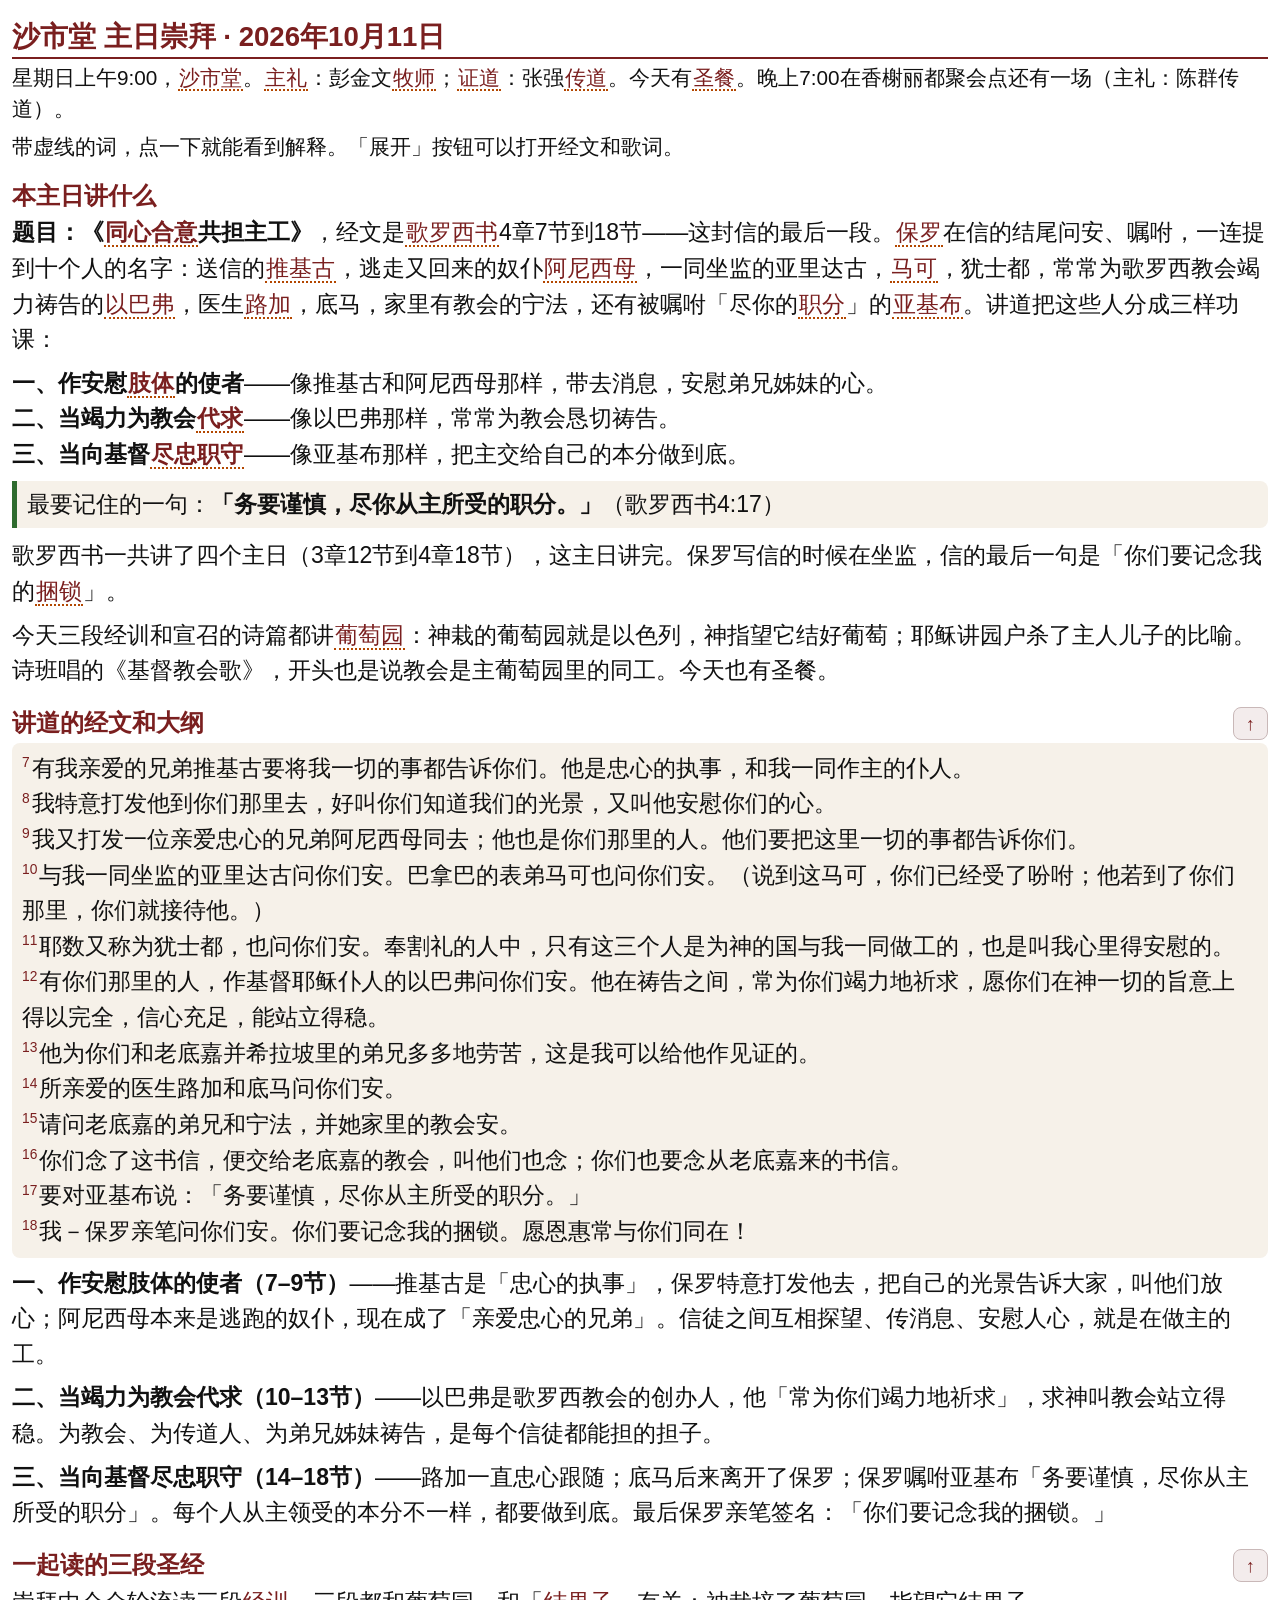
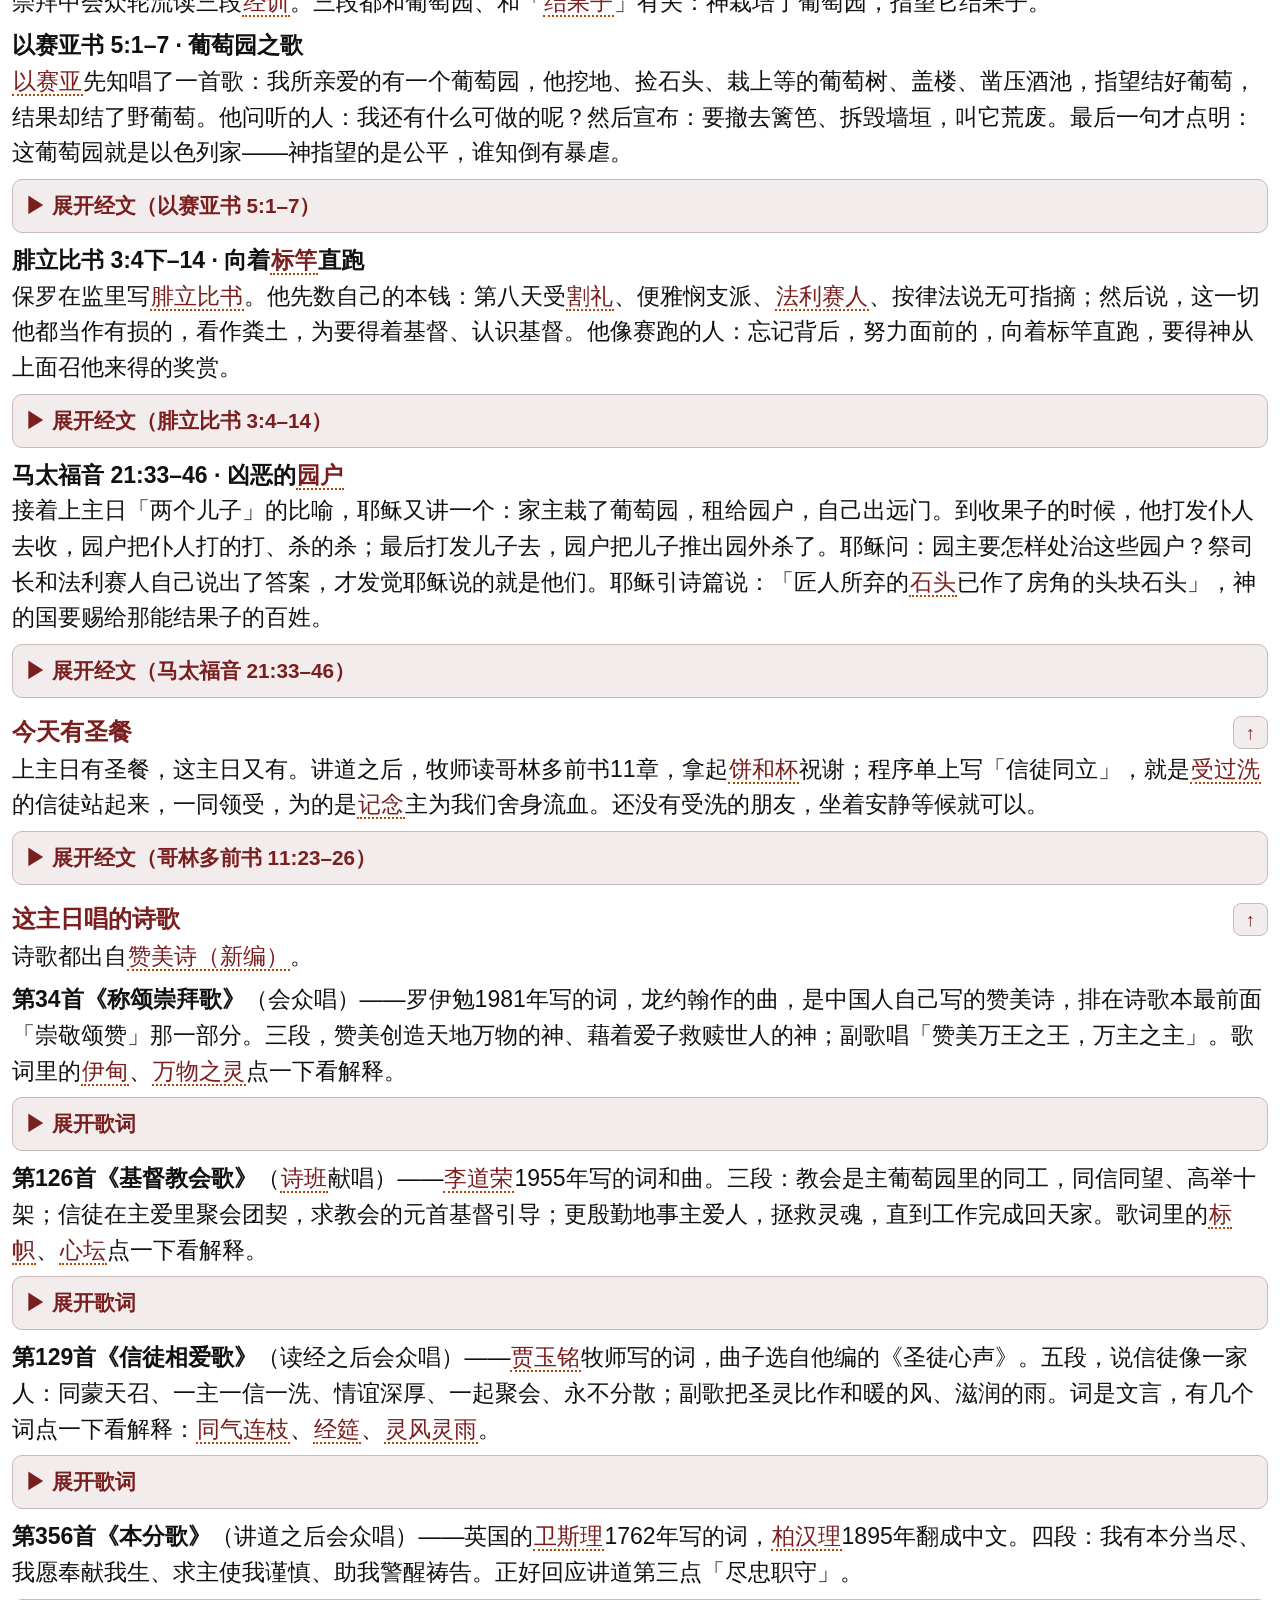
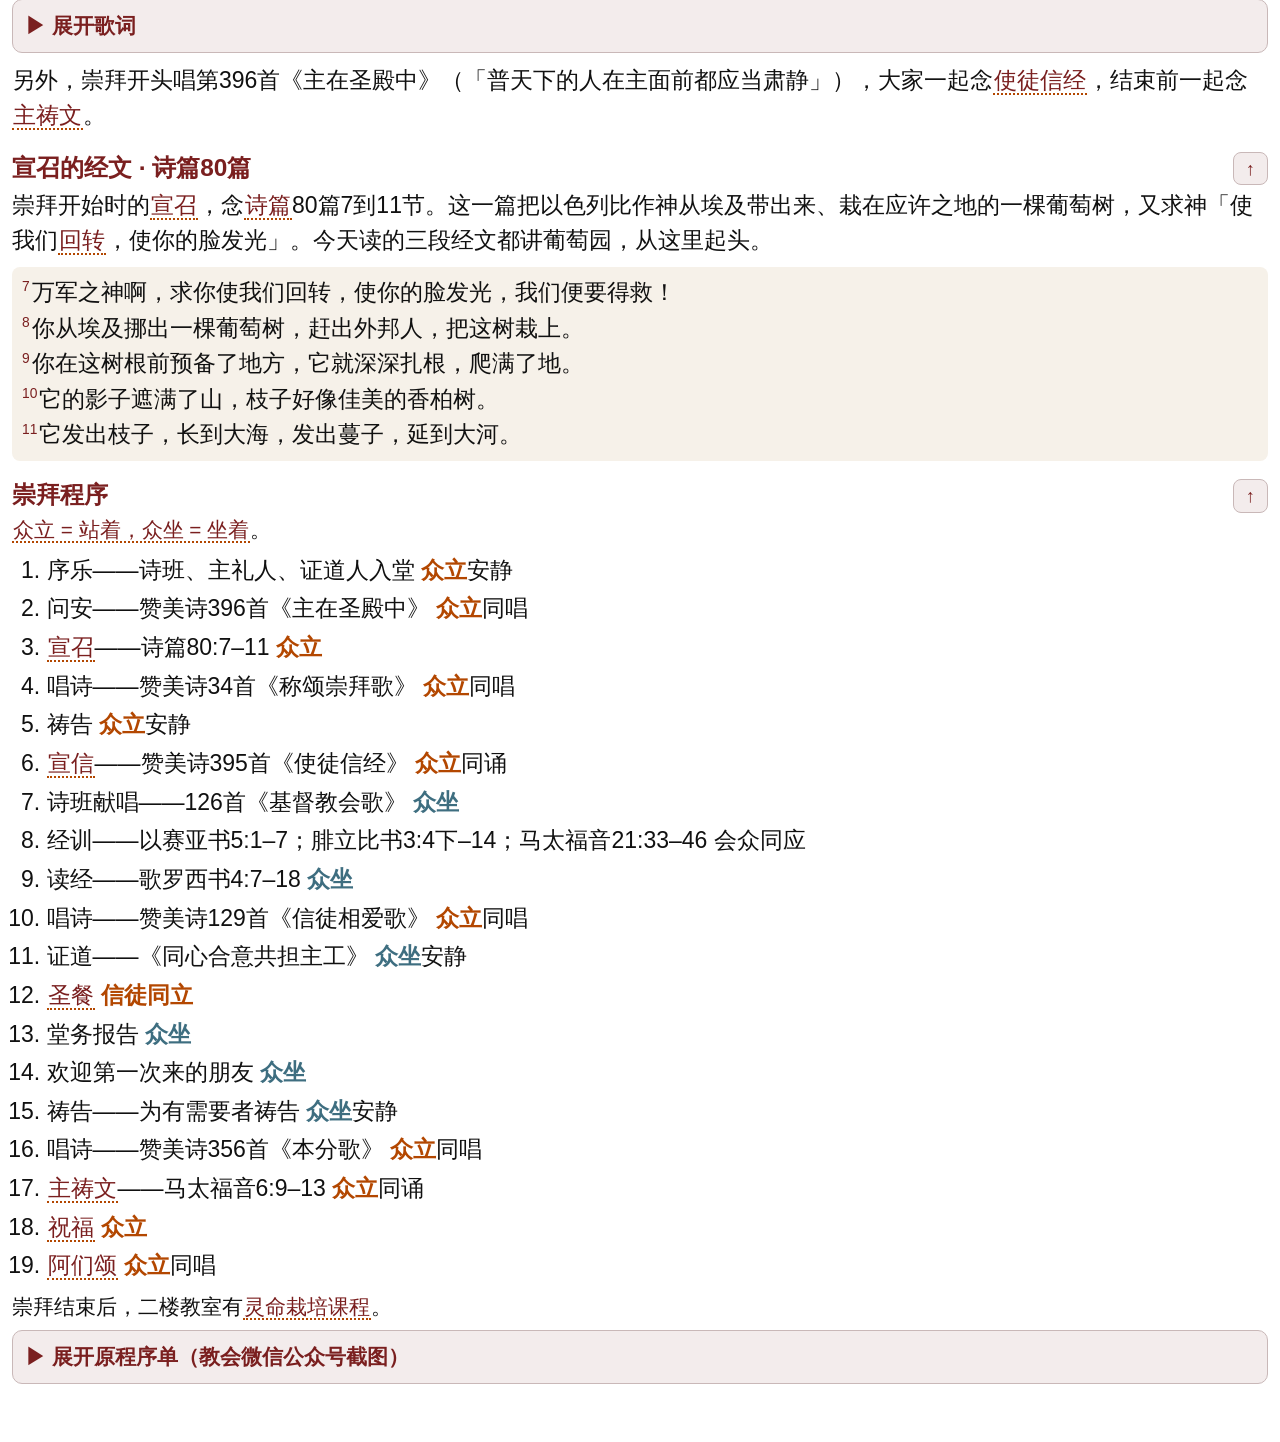
<file: church/2026-10-11.html>
<!DOCTYPE html>
<html lang="zh-CN"><head><meta charset="utf-8"><meta name="viewport" content="width=device-width, initial-scale=1, viewport-fit=cover">
<title>沙市堂主日崇拜 2026年10月11日</title>
<style>
:root{color-scheme:light dark;--fg:#111;--bg:#fff;--sect:#7A1F1F;--rule:#c9b8b8;--st:#B34700;--si:#3E6E80;--tint:#f6f1e9;--chip:#f3ecec;--th:#2E6B2E}
@media (prefers-color-scheme:dark){:root{--fg:#e8e8e8;--bg:#121212;--sect:#e39a9a;--rule:#5a4444;--st:#f4a768;--si:#9fc8d8;--tint:#1c1a17;--chip:#2a2222;--th:#9ad49a}}
html{-webkit-text-size-adjust:100%}
body{margin:0;padding:calc(6px + env(safe-area-inset-top,0px)) 12px 48px;background:var(--bg);color:var(--fg);font-family:"PingFang SC","HarmonyOS Sans SC","Noto Sans CJK SC","Microsoft YaHei",sans-serif;font-size:23px;line-height:1.55}
h1{font-size:1.2em;color:var(--sect);margin:14px 0 4px;padding-bottom:3px;border-bottom:2px solid var(--sect);line-height:1.25}
h2{font-size:1.06em;color:var(--sect);margin:18px 0 4px;line-height:1.3}
p{margin:0 0 8px}
.meta{font-size:.9em;line-height:1.45}
.note{background:var(--tint);border-left:5px solid var(--th);border-radius:0 8px 8px 0;padding:6px 10px;margin:4px 0 10px}
.verse{background:var(--tint);border-radius:8px;padding:8px 10px;margin:4px 0 8px}
sup{font-size:.6em;color:var(--sect);margin-right:2px}
ol.order{padding-left:1.5em;margin:0 0 8px} ol.order li{margin:0 0 3px}
.st{color:var(--st);font-weight:bold} .si{color:var(--si);font-weight:bold}
.lyr{margin:4px 0 8px;padding-left:6px;border-left:3px solid var(--rule)}
.fold{margin:4px 0 10px}
.fb{font:inherit;font-size:.9em;width:100%;text-align:left;padding:10px 12px;border:1px solid var(--rule);border-radius:10px;background:var(--chip);color:var(--sect);font-weight:bold}
.fb[aria-expanded="true"] .tri{display:inline-block;transform:rotate(90deg)}
.fc{padding:6px 2px 0}
span.t{border-bottom:2px dotted var(--st);color:var(--sect);cursor:pointer;padding:0 1px;-webkit-tap-highlight-color:rgba(179,71,0,.25)}
span.t.sel{background:#ffd98a;color:#111;box-shadow:0 0 0 3px #ffd98a;border-radius:4px}
@media (prefers-color-scheme:dark){span.t.sel{background:#8a6a1a;color:#fff;box-shadow:0 0 0 3px #8a6a1a}}
.up{float:right;font-size:.75em;line-height:1.5;text-decoration:none;color:var(--sect);border:1px solid var(--rule);border-radius:8px;padding:2px 12px;margin-left:8px;background:var(--chip)}
img{max-width:100%;height:auto;display:block;margin:6px 0 10px;border:1px solid var(--rule)}
#ib{position:fixed;left:0;right:0;bottom:0;z-index:6;max-height:50vh;overflow:auto;background:var(--bg);color:var(--fg);border-top:3px solid var(--st);box-shadow:0 -4px 18px rgba(0,0,0,.28);padding:10px 16px calc(16px + env(safe-area-inset-bottom,0px)) 16px;font-size:21px;line-height:1.5}
#ib .h{width:48px;height:5px;border-radius:3px;background:var(--rule);margin:0 auto 8px}
#ib .t1{font-size:25px;font-weight:bold;margin-bottom:4px}
#ib .x{display:block;width:100%;margin:14px 0 0;padding:14px;font:inherit;font-size:22px;font-weight:bold;border:1px solid var(--rule);border-radius:12px;background:var(--chip);color:var(--sect)}
</style><link rel="manifest" href="/church/manifest.webmanifest"><meta name="theme-color" content="#7A1F1F"></head><body>

<h1 id="top">沙市堂 主日崇拜 · 2026年10月11日</h1>
<p class="meta">星期日上午9:00，<span class="t" data-k="shashitang">沙市堂</span>。<span class="t" data-k="zhuli">主礼</span>：彭金文<span class="t" data-k="mushi">牧师</span>；<span class="t" data-k="zhengdao">证道</span>：张强<span class="t" data-k="chuandao">传道</span>。今天有<span class="t" data-k="shengcan">圣餐</span>。晚上7:00在香榭丽都聚会点还有一场（主礼：陈群传道）。</p>
<p class="meta">带虚线的词，点一下就能看到解释。「展开」按钮可以打开经文和歌词。</p>
<h2 id="theme">本主日讲什么</h2>
<p><b>题目：《<span class="t" data-k="tongxin">同心合意</span>共担主工》</b>，经文是<span class="t" data-k="gelaoxi">歌罗西书</span>4章7节到18节——这封信的最后一段。<span class="t" data-k="baoluo">保罗</span>在信的结尾问安、嘱咐，一连提到十个人的名字：送信的<span class="t" data-k="tuijigu">推基古</span>，逃走又回来的奴仆<span class="t" data-k="anixim">阿尼西母</span>，一同坐监的亚里达古，<span class="t" data-k="make">马可</span>，犹士都，常常为歌罗西教会竭力祷告的<span class="t" data-k="yibafu">以巴弗</span>，医生<span class="t" data-k="lujia">路加</span>，底马，家里有教会的宁法，还有被嘱咐「尽你的<span class="t" data-k="zhifen">职分</span>」的<span class="t" data-k="yajibu">亚基布</span>。讲道把这些人分成三样功课：</p>
<p><b>一、作安慰<span class="t" data-k="zhiti">肢体</span>的使者</b>——像推基古和阿尼西母那样，带去消息，安慰弟兄姊妹的心。<br><b>二、当竭力为教会<span class="t" data-k="daiqiu">代求</span></b>——像以巴弗那样，常常为教会恳切祷告。<br><b>三、当向基督<span class="t" data-k="jinzhong">尽忠职守</span></b>——像亚基布那样，把主交给自己的本分做到底。</p>
<div class="note">最要记住的一句：<b>「务要谨慎，尽你从主所受的职分。」</b>（歌罗西书4:17）</div>
<p>歌罗西书一共讲了四个主日（3章12节到4章18节），这主日讲完。保罗写信的时候在坐监，信的最后一句是「你们要记念我的<span class="t" data-k="kunsuo">捆锁</span>」。</p>
<p>今天三段经训和宣召的诗篇都讲<span class="t" data-k="putaoyuan">葡萄园</span>：神栽的葡萄园就是以色列，神指望它结好葡萄；耶稣讲园户杀了主人儿子的比喻。诗班唱的《基督教会歌》，开头也是说教会是主葡萄园里的同工。今天也有圣餐。</p>
<h2 id="sermon">讲道的经文和大纲 <a class="up" href="#top">↑</a></h2>
<div class="verse"><sup>7</sup>有我亲爱的兄弟推基古要将我一切的事都告诉你们。他是忠心的执事，和我一同作主的仆人。<br><sup>8</sup>我特意打发他到你们那里去，好叫你们知道我们的光景，又叫他安慰你们的心。<br><sup>9</sup>我又打发一位亲爱忠心的兄弟阿尼西母同去；他也是你们那里的人。他们要把这里一切的事都告诉你们。<br><sup>10</sup>与我一同坐监的亚里达古问你们安。巴拿巴的表弟马可也问你们安。（说到这马可，你们已经受了吩咐；他若到了你们那里，你们就接待他。）<br><sup>11</sup>耶数又称为犹士都，也问你们安。奉割礼的人中，只有这三个人是为神的国与我一同做工的，也是叫我心里得安慰的。<br><sup>12</sup>有你们那里的人，作基督耶稣仆人的以巴弗问你们安。他在祷告之间，常为你们竭力地祈求，愿你们在神一切的旨意上得以完全，信心充足，能站立得稳。<br><sup>13</sup>他为你们和老底嘉并希拉坡里的弟兄多多地劳苦，这是我可以给他作见证的。<br><sup>14</sup>所亲爱的医生路加和底马问你们安。<br><sup>15</sup>请问老底嘉的弟兄和宁法，并她家里的教会安。<br><sup>16</sup>你们念了这书信，便交给老底嘉的教会，叫他们也念；你们也要念从老底嘉来的书信。<br><sup>17</sup>要对亚基布说：「务要谨慎，尽你从主所受的职分。」<br><sup>18</sup>我－保罗亲笔问你们安。你们要记念我的捆锁。愿恩惠常与你们同在！</div>
<p><b>一、作安慰肢体的使者（7–9节）</b>——推基古是「忠心的执事」，保罗特意打发他去，把自己的光景告诉大家，叫他们放心；阿尼西母本来是逃跑的奴仆，现在成了「亲爱忠心的兄弟」。信徒之间互相探望、传消息、安慰人心，就是在做主的工。</p>
<p><b>二、当竭力为教会代求（10–13节）</b>——以巴弗是歌罗西教会的创办人，他「常为你们竭力地祈求」，求神叫教会站立得稳。为教会、为传道人、为弟兄姊妹祷告，是每个信徒都能担的担子。</p>
<p><b>三、当向基督尽忠职守（14–18节）</b>——路加一直忠心跟随；底马后来离开了保罗；保罗嘱咐亚基布「务要谨慎，尽你从主所受的职分」。每个人从主领受的本分不一样，都要做到底。最后保罗亲笔签名：「你们要记念我的捆锁。」</p>
<h2 id="lessons">一起读的三段圣经 <a class="up" href="#top">↑</a></h2>
<p>崇拜中会众轮流读三段<span class="t" data-k="jingxun">经训</span>。三段都和葡萄园、和「<span class="t" data-k="jieguozi">结果子</span>」有关：神栽培了葡萄园，指望它结果子。</p>
<p><b>以赛亚书 5:1–7 · 葡萄园之歌</b><br><span class="t" data-k="yisaiya">以赛亚</span>先知唱了一首歌：我所亲爱的有一个葡萄园，他挖地、捡石头、栽上等的葡萄树、盖楼、凿压酒池，指望结好葡萄，结果却结了野葡萄。他问听的人：我还有什么可做的呢？然后宣布：要撤去篱笆、拆毁墙垣，叫它荒废。最后一句才点明：这葡萄园就是以色列家——神指望的是公平，谁知倒有暴虐。</p>
<div class="fold"><button type="button" class="fb" aria-expanded="false"><span class="tri">▶</span> 展开经文（以赛亚书 5:1–7）</button><div class="fc" hidden><div class="verse"><sup>1</sup>我要为我所亲爱的唱歌，是我所爱者的歌，论他葡萄园的事：我所亲爱的有葡萄园在肥美的山冈上。<br><sup>2</sup>他刨挖园子，捡去石头，栽种上等的葡萄树，在园中盖了一座楼，又凿出压酒池；指望结好葡萄，反倒结了野葡萄。<br><sup>3</sup>耶路撒冷的居民和犹大人哪，请你们现今在我与我的葡萄园中，断定是非。<br><sup>4</sup>我为我葡萄园所做之外，还有甚么可做的呢？我指望结好葡萄，怎么倒结了野葡萄呢？<br><sup>5</sup>现在我告诉你们，我要向我葡萄园怎样行：我必撤去篱笆，使它被吞灭，拆毁墙垣，使它被践踏。<br><sup>6</sup>我必使它荒废，不再修理，不再锄刨，荆棘蒺藜倒要生长。我也必命云不降雨在其上。<br><sup>7</sup>万军之耶和华的葡萄园就是以色列家；他所喜爱的树就是犹大人。他指望的是公平，谁知倒有暴虐；指望的是公义，谁知倒有冤声。</div></div></div>
<p><b>腓立比书 3:4下–14 · 向着<span class="t" data-k="biaogan">标竿</span>直跑</b><br>保罗在监里写<span class="t" data-k="feilibi">腓立比书</span>。他先数自己的本钱：第八天受<span class="t" data-k="geli">割礼</span>、便雅悯支派、<span class="t" data-k="falisai">法利赛人</span>、按律法说无可指摘；然后说，这一切他都当作有损的，看作粪土，为要得着基督、认识基督。他像赛跑的人：忘记背后，努力面前的，向着标竿直跑，要得神从上面召他来得的奖赏。</p>
<div class="fold"><button type="button" class="fb" aria-expanded="false"><span class="tri">▶</span> 展开经文（腓立比书 3:4–14）</button><div class="fc" hidden><div class="verse"><sup>4</sup>其实，我也可以靠肉体；若是别人想他可以靠肉体，我更可以靠着了。<br><sup>5</sup>我第八天受割礼；我是以色列族、便雅悯支派的人，是希伯来人所生的希伯来人。就律法说，我是法利赛人；<br><sup>6</sup>就热心说，我是逼迫教会的；就律法上的义说，我是无可指摘的。<br><sup>7</sup>只是我先前以为与我有益的，我现在因基督都当作有损的。<br><sup>8</sup>不但如此，我也将万事当作有损的，因我以认识我主基督耶稣为至宝。我为他已经丢弃万事，看作粪土，为要得着基督；<br><sup>9</sup>并且得以在他里面，不是有自己因律法而得的义，乃是有信基督的义，就是因信神而来的义，<br><sup>10</sup>使我认识基督，晓得他复活的大能，并且晓得和他一同受苦，效法他的死，<br><sup>11</sup>或者我也得以从死里复活。<br><sup>12</sup>这不是说我已经得着了，已经完全了；我乃是竭力追求，或者可以得着基督耶稣所以得着我的。<br><sup>13</sup>弟兄们，我不是以为自己已经得着了；我只有一件事，就是忘记背后，努力面前的，<br><sup>14</sup>向着标竿直跑，要得神在基督耶稣里从上面召我来得的奖赏。</div></div></div>
<p><b>马太福音 21:33–46 · 凶恶的<span class="t" data-k="yuanhu">园户</span></b><br>接着上主日「两个儿子」的比喻，耶稣又讲一个：家主栽了葡萄园，租给园户，自己出远门。到收果子的时候，他打发仆人去收，园户把仆人打的打、杀的杀；最后打发儿子去，园户把儿子推出园外杀了。耶稣问：园主要怎样处治这些园户？祭司长和法利赛人自己说出了答案，才发觉耶稣说的就是他们。耶稣引诗篇说：「匠人所弃的<span class="t" data-k="fangjiaoshi">石头</span>已作了房角的头块石头」，神的国要赐给那能结果子的百姓。</p>
<div class="fold"><button type="button" class="fb" aria-expanded="false"><span class="tri">▶</span> 展开经文（马太福音 21:33–46）</button><div class="fc" hidden><div class="verse"><sup>33</sup>「你们再听一个比喻：有个家主栽了一个葡萄园，周围圈上篱笆，里面挖了一个压酒池，盖了一座楼，租给园户，就往外国去了。<br><sup>34</sup>收果子的时候近了，就打发仆人到园户那里去收果子。<br><sup>35</sup>园户拿住仆人，打了一个，杀了一个，用石头打死一个。<br><sup>36</sup>主人又打发别的仆人去，比先前更多；园户还是照样待他们。<br><sup>37</sup>后来打发他的儿子到他们那里去，意思说：『他们必尊敬我的儿子。』<br><sup>38</sup>不料，园户看见他儿子，就彼此说：『这是承受产业的。来吧，我们杀他，占他的产业！』<br><sup>39</sup>他们就拿住他，推出葡萄园外，杀了。<br><sup>40</sup>园主来的时候要怎样处治这些园户呢？」<br><sup>41</sup>他们说：「要下毒手除灭那些恶人，将葡萄园另租给那按着时候交果子的园户。」<br><sup>42</sup>耶稣说：「经上写着：匠人所弃的石头已作了房角的头块石头。这是主所做的，在我们眼中看为希奇。这经你们没有念过吗？<br><sup>43</sup>所以我告诉你们，神的国必从你们夺去，赐给那能结果子的百姓。<br><sup>44</sup>谁掉在这石头上，必要跌碎；这石头掉在谁的身上，就要把谁砸得稀烂。」<br><sup>45</sup>祭司长和法利赛人听见他的比喻，就看出他是指着他们说的。<br><sup>46</sup>他们想要捉拿他，只是怕众人，因为众人以他为先知。</div></div></div>
<h2 id="communion">今天有圣餐 <a class="up" href="#top">↑</a></h2>
<p>上主日有圣餐，这主日又有。讲道之后，牧师读哥林多前书11章，拿起<span class="t" data-k="bing">饼和杯</span>祝谢；程序单上写「信徒同立」，就是<span class="t" data-k="shouxi">受过洗</span>的信徒站起来，一同领受，为的是<span class="t" data-k="jinian">记念</span>主为我们舍身流血。还没有受洗的朋友，坐着安静等候就可以。</p>
<div class="fold"><button type="button" class="fb" aria-expanded="false"><span class="tri">▶</span> 展开经文（哥林多前书 11:23–26）</button><div class="fc" hidden><div class="verse"><sup>23</sup>我当日传给你们的，原是从主领受的，就是主耶稣被卖的那一夜，拿起饼来，<br><sup>24</sup>祝谢了，就擘开，说：「这是我的身体，为你们舍的，你们应当如此行，为的是记念我。」<br><sup>25</sup>饭后，也照样拿起杯来，说：「这杯是用我的血所立的新约，你们每逢喝的时候，要如此行，为的是记念我。」<br><sup>26</sup>你们每逢吃这饼，喝这杯，是表明主的死，直等到他来。</div></div></div>
<h2 id="hymns">这主日唱的诗歌 <a class="up" href="#top">↑</a></h2>
<p>诗歌都出自<span class="t" data-k="zanmeishi">赞美诗（新编）</span>。</p>
<p><b>第34首《称颂崇拜歌》</b>（会众唱）——罗伊勉1981年写的词，龙约翰作的曲，是中国人自己写的赞美诗，排在诗歌本最前面「崇敬颂赞」那一部分。三段，赞美创造天地万物的神、藉着爱子救赎世人的神；副歌唱「赞美万王之王，万主之主」。歌词里的<span class="t" data-k="yidian">伊甸</span>、<span class="t" data-k="wanwuzhiling">万物之灵</span>点一下看解释。</p>
<div class="fold"><button type="button" class="fb" aria-expanded="false"><span class="tri">▶</span> 展开歌词</button><div class="fc" hidden><div class="lyr">1. 虔诚崇拜宇宙万物主宰，他创造诸天日月星辰；全能真神，公正善义根本，他乃是众善万美根本。<br>2. 神爱世人，重建美丽伊甸，藉爱子败坏罪恶权势；万物之灵，独具自由意志，遵神旨尽其治理天职。<br>3. 颂赞真神完成救赎大功，使我们心灵焕然更新；拒恶亲善，荣主福益群生，同表彰神爱永无穷尽。<br>副歌：赞美万王之王，万主之主，权柄荣耀归他，直到永远。阿们。</div></div></div>
<p><b>第126首《基督教会歌》</b>（<span class="t" data-k="shiban">诗班</span>献唱）——<span class="t" data-k="lidaorong">李道荣</span>1955年写的词和曲。三段：教会是主葡萄园里的同工，同信同望、高举十架；信徒在主爱里聚会团契，求教会的元首基督引导；更殷勤地事主爱人，拯救灵魂，直到工作完成回天家。歌词里的<span class="t" data-k="biaozhi">标帜</span>、<span class="t" data-k="xintan">心坛</span>点一下看解释。</p>
<div class="fold"><button type="button" class="fb" aria-expanded="false"><span class="tri">▶</span> 展开歌词</button><div class="fc" hidden><div class="lyr">1. 教会同道，主葡萄园里同工，在主爱里，众水同出一源；同信、同望，跟随唯一的标帜，高举十架，救世福音广传。<br>2. 信众聚会，在主爱中享团契，互相切磋，商讨教会前程；恳求我主，教会元首前导引，一切筹划，惟愿主旨得成。<br>3. 但望今后，事主爱人更殷勤，心坛烧旺，效主舍己负架；拯救灵魂，建立神国在人间，直到完工，满载荣归天家。阿们。</div></div></div>
<p><b>第129首《信徒相爱歌》</b>（读经之后会众唱）——<span class="t" data-k="jiayuming">贾玉铭</span>牧师写的词，曲子选自他编的《圣徒心声》。五段，说信徒像一家人：同蒙天召、一主一信一洗、情谊深厚、一起聚会、永不分散；副歌把圣灵比作和暖的风、滋润的雨。词是文言，有几个词点一下看解释：<span class="t" data-k="tongqi">同气连枝</span>、<span class="t" data-k="jingyan">经筵</span>、<span class="t" data-k="lingfeng">灵风灵雨</span>。</p>
<div class="fold"><button type="button" class="fb" aria-expanded="false"><span class="tri">▶</span> 展开歌词</button><div class="fc" hidden><div class="lyr">1. 同蒙天召姊妹兄弟，主内彼此团契；以灵相通，以爱相系，大家连为一体。<br>2. 一主、一信、一洗、一神，莫非灵界中人；同气连枝，心心相印，胜于骨肉之亲。<br>3. 情谊深厚，和睦同居，共表友爱精神；忧患相关，互相体恤，喜乐由心入心。<br>4. 经筵圣会时聚主前，深蒙圣父恩眷；饱餐灵食，满我心愿，滋味何能言宣！<br>5. 灵内相聚，永不分散，无分时间、空间；福乐美满，在地如天，欣感主恩无边。<br>副歌：灵风吹煦，灵雨滋润，气候温和最宜人，同沐主恩无尽。阿们。</div></div></div>
<p><b>第356首《本分歌》</b>（讲道之后会众唱）——英国的<span class="t" data-k="weisili">卫斯理</span>1762年写的词，<span class="t" data-k="bohanli">柏汉理</span>1895年翻成中文。四段：我有本分当尽、我愿奉献我生、求主使我谨慎、助我警醒祷告。正好回应讲道第三点「尽忠职守」。</p>
<div class="fold"><button type="button" class="fb" aria-expanded="false"><span class="tri">▶</span> 展开歌词</button><div class="fc" hidden><div class="lyr">1. 我有本分当尽，我有上主当尊，我有永恒之灵当救，离罪与主相亲。<br>2. 我愿奉献我生，成就主派之工，将我才能不住施展，殷勤勉励至终。<br>3. 求主使我谨慎，如在主前为人，常作准备，全我责任，一一向主面陈。<br>4. 助我警醒祷告，终身靠主引导，稳步基督爱人之道，向主永归荣耀。阿们。</div></div></div>
<p>另外，崇拜开头唱第396首《主在圣殿中》（「普天下的人在主面前都应当肃静」），大家一起念<span class="t" data-k="xintujing">使徒信经</span>，结束前一起念<span class="t" data-k="zhudaowen">主祷文</span>。</p>
<h2 id="psalm">宣召的经文 · 诗篇80篇 <a class="up" href="#top">↑</a></h2>
<p>崇拜开始时的<span class="t" data-k="xuanzhao">宣召</span>，念<span class="t" data-k="shipian">诗篇</span>80篇7到11节。这一篇把以色列比作神从埃及带出来、栽在应许之地的一棵葡萄树，又求神「使我们<span class="t" data-k="huizhuan">回转</span>，使你的脸发光」。今天读的三段经文都讲葡萄园，从这里起头。</p>
<div class="verse"><sup>7</sup>万军之神啊，求你使我们回转，使你的脸发光，我们便要得救！<br><sup>8</sup>你从埃及挪出一棵葡萄树，赶出外邦人，把这树栽上。<br><sup>9</sup>你在这树根前预备了地方，它就深深扎根，爬满了地。<br><sup>10</sup>它的影子遮满了山，枝子好像佳美的香柏树。<br><sup>11</sup>它发出枝子，长到大海，发出蔓子，延到大河。</div>
<h2 id="order">崇拜程序 <a class="up" href="#top">↑</a></h2>
<p class="meta"><span class="t" data-k="zhongli">众立 = 站着，众坐 = 坐着</span>。</p>
<ol class="order">
<li>序乐——诗班、主礼人、证道人入堂 <span class="st">众立</span>安静</li>
<li>问安——赞美诗396首《主在圣殿中》 <span class="st">众立</span>同唱</li>
<li><span class="t" data-k="xuanzhao">宣召</span>——诗篇80:7–11 <span class="st">众立</span></li>
<li>唱诗——赞美诗34首《称颂崇拜歌》 <span class="st">众立</span>同唱</li>
<li>祷告 <span class="st">众立</span>安静</li>
<li><span class="t" data-k="xuanxin">宣信</span>——赞美诗395首《使徒信经》 <span class="st">众立</span>同诵</li>
<li>诗班献唱——126首《基督教会歌》 <span class="si">众坐</span></li>
<li>经训——以赛亚书5:1–7；腓立比书3:4下–14；马太福音21:33–46 会众同应</li>
<li>读经——歌罗西书4:7–18 <span class="si">众坐</span></li>
<li>唱诗——赞美诗129首《信徒相爱歌》 <span class="st">众立</span>同唱</li>
<li>证道——《同心合意共担主工》 <span class="si">众坐</span>安静</li>
<li><span class="t" data-k="shengcan">圣餐</span> <span class="st">信徒同立</span></li>
<li>堂务报告 <span class="si">众坐</span></li>
<li>欢迎第一次来的朋友 <span class="si">众坐</span></li>
<li>祷告——为有需要者祷告 <span class="si">众坐</span>安静</li>
<li>唱诗——赞美诗356首《本分歌》 <span class="st">众立</span>同唱</li>
<li><span class="t" data-k="zhudaowen">主祷文</span>——马太福音6:9–13 <span class="st">众立</span>同诵</li>
<li><span class="t" data-k="zhufu">祝福</span> <span class="st">众立</span></li>
<li><span class="t" data-k="amen">阿们颂</span> <span class="st">众立</span>同唱</li>
</ol>
<p class="meta">崇拜结束后，二楼教室有<span class="t" data-k="lingming">灵命栽培课程</span>。</p>
<div class="fold"><button type="button" class="fb" aria-expanded="false"><span class="tri">▶</span> 展开原程序单（教会微信公众号截图）</button><div class="fc" hidden><img src="[data-uri]" alt="原程序单"></div></div>

<div id="ib" hidden></div>
<script>
var INFO={"zhuli":["主礼","主礼，就是带领整场聚会的人：请大家起立、坐下，带领祷告、读经、报告。今天由彭金文牧师主礼。"],"zhengdao":["证道","证道就是讲道——牧师或传道站在台上，讲解一段圣经，劝勉大家。今天由张强传道证道，讲《同心合意共担主工》。"],"mushi":["牧师","牧师是教会正式按立的传道人，负责讲道、牧养信徒、主持圣餐和洗礼。"],"chuandao":["传道","传道（传道员）是教会里专职讲道、带领聚会的同工，还没有按立为牧师。"],"shashitang":["沙市堂","荆州市基督教沙市堂，在沙市区首辅路4号，是荆州市基督教两会的所在地。主日上午九点崇拜，晚上七点在香榭丽都聚会点（江津中路大润发对面）还有一场。"],"shengcan":["圣餐","圣餐是耶稣亲自设立的：用饼和杯记念主为我们舍身流血。受过洗的信徒领受；还没有受洗的，安静坐着就好。"],"tongxin":["同心合意","同心合意，就是大家一条心、一个意思。使徒行传说，耶稣升天以后，门徒「同心合意地恒切祷告」。"],"gelaoxi":["歌罗西书","歌罗西是古代小亚细亚（今土耳其）的一座小城。使徒保罗在监狱里写信给那里的教会，就是《歌罗西书》。教会用四个主日讲了3章12节到4章18节，这主日讲完。"],"baoluo":["保罗","保罗是耶稣的使徒，原来逼迫基督徒，后来信主，一生到处传福音，写了新约里的许多书信。他写歌罗西书和腓立比书时都在坐监。"],"tuijigu":["推基古","推基古是保罗的同工，替保罗送信到歌罗西，顺便把保罗的近况告诉教会。"],"anixim":["阿尼西母","阿尼西母本来是歌罗西人腓利门家的奴仆，逃跑后遇见保罗，信了主。保罗打发他回去，称他「亲爱忠心的兄弟」。新约里的《腓利门书》就是为他写的。"],"make":["马可","马可是巴拿巴的表弟，写了《马可福音》。他早年曾半路离开保罗，后来又和好，一同做工。"],"yibafu":["以巴弗","以巴弗是歌罗西人，是把福音带到歌罗西的人。保罗说他「常为你们竭力地祈求」。"],"lujia":["路加","路加是医生，是保罗的同工，写了《路加福音》和《使徒行传》。"],"yajibu":["亚基布","亚基布是歌罗西教会的一位同工。保罗嘱咐他：「务要谨慎，尽你从主所受的职分。」"],"zhifen":["职分","职分就是本分、责任，神交给一个人去做的那一份工。"],"zhiti":["肢体","圣经把教会比作身体，信徒就是身上的肢体——手、脚、眼、耳，各有用处，缺一不可。"],"daiqiu":["代求","代求就是替别人祷告。"],"jinzhong":["尽忠职守","尽忠就是忠心到底；职守就是自己的岗位。尽忠职守，就是把自己该做的事忠心做好。"],"kunsuo":["捆锁","捆锁，就是被铁链锁着。保罗因为传福音被关在监里，这封信是在监里写的。"],"putaoyuan":["葡萄园","以色列人种葡萄酿酒。旧约常把以色列比作神的葡萄园：神栽种它、看顾它，指望它结好果子。"],"jingxun":["经训","经训是崇拜中一起读的几段圣经，一般是主礼人读一节、会众读一节。"],"jieguozi":["结果子","结果子，就是信仰要有实际的表现——行为、品格、善事。神指望他的葡萄园结好葡萄。"],"yisaiya":["以赛亚","以赛亚是旧约里的大先知，两千七百多年前在耶路撒冷传神的话。《以赛亚书》一共66章。"],"biaogan":["标竿","标竿是赛跑终点的标记。保罗说信主的人像赛跑的人，眼睛盯着终点，一直往前跑。"],"feilibi":["腓立比书","腓立比是希腊北部的一座城，保罗在那里建立了教会。后来保罗坐监，写了这封信，信里充满喜乐。前两个主日读了第一、二章，这主日读第三章。"],"geli":["割礼","割礼是犹太人的规矩，男孩出生第八天行割礼，表明是神的子民。保罗说这些外面的身份都不算什么。"],"falisai":["法利赛人","法利赛人是当时犹太教里最严格守律法的一派。保罗信主以前就是法利赛人。"],"yuanhu":["园户","园户就是租种葡萄园的佃户。主人把园子租给他们，到了时候要来收果子。"],"fangjiaoshi":["房角的头块石头","房角石是盖房子时放在墙角、最要紧的一块石头，整座房子靠它定准。耶稣说自己就是那块被匠人丢弃、却成了房角石的石头。"],"bing":["饼和杯","圣餐用的饼和葡萄汁（杯）。饼表明主的身体，杯表明主为我们流的血。"],"shouxi":["受洗","受洗就是接受洗礼，表明自己信耶稣、归入教会。受过洗的信徒可以领圣餐。"],"jinian":["记念","记念就是不忘记、放在心上。领圣餐，是记念主耶稣为我们死在十字架上。"],"zanmeishi":["赞美诗（新编）","《赞美诗（新编）》是中国教会通用的诗歌本，1983年出版，一共400首。程序单上的「第34首」就是这本诗歌本里的编号。"],"shiban":["诗班","诗班就是教会的唱诗班，每个星期六上午排练，主日献唱一首诗歌。"],"lidaorong":["李道荣","李道荣是中国教会的同工，1955年写了这首《基督教会歌》的词和曲。"],"yidian":["伊甸","伊甸园是神起初为人预备的乐园（创世记2章），人犯罪以后被赶了出去。诗里说神要「重建美丽伊甸」，就是说神藉着耶稣把人带回起初那样的美好里。"],"wanwuzhiling":["万物之灵","万物之灵就是人。神造万物，只有人有神的形像、有自由意志，所以叫万物之灵。"],"biaozhi":["标帜","标帜就是旗帜、标志。「跟随唯一的标帜」，是说信徒只跟着一面旗走，就是十字架。"],"xintan":["心坛","坛是献祭的祭坛。「心坛烧旺」，是说心里爱主的火要烧得旺旺的，不冷淡。"],"jiayuming":["贾玉铭","贾玉铭（1880–1964）是山东人，著名的中国牧师、神学家，办过圣经学院，写了许多讲解圣经的书，也编了诗歌本《圣徒心声》。"],"tongqi":["同气连枝","同气连枝，是说像同一棵树上的树枝、同一口气，比喻亲如兄弟。"],"jingyan":["经筵","经筵，就是一起读圣经、听讲解的聚会，像一场筵席。"],"lingfeng":["灵风灵雨","灵风、灵雨，是把圣灵比作和暖的风、滋润的雨：圣灵在教会里，叫人舒畅、叫人成长。"],"weisili":["卫斯理","查理·卫斯理（1707–1788）是英国人，和哥哥约翰·卫斯理一起创立了循道会，一生写了几千首诗歌。"],"bohanli":["柏汉理","柏汉理（1825–1903）是美国来的传教士，在北京传道几十年，把许多诗歌翻成中文。"],"xintujing":["使徒信经","《使徒信经》是全世界基督徒从古时候传下来的信仰总纲，从「我信上帝，全能的父」开始，一百多个字，把信仰的要点说完。"],"zhudaowen":["主祷文","主祷文是耶稣亲自教门徒的祷告，从「我们在天上的父」开始。崇拜快结束时，全体站着一起念。"],"xuanzhao":["宣召","宣召，就是崇拜开始时，主礼人念一段圣经，召唤大家收心敬拜神。"],"shipian":["诗篇","诗篇是旧约里的诗歌集，一共150篇，用来祷告和赞美神。第80篇是以色列人遭难时求神搭救的祷告。"],"huizhuan":["回转","回转就是转回来、归向神，和上主日讲的「回头」是一个意思。"],"zhongli":["众立 · 众坐","程序单上的「众立」就是大家站起来，「众坐」就是坐下；「同唱」一起唱，「同诵」一起念，「安静」就是不出声。圣餐那一项写的是「信徒同立」，就是受过洗的信徒站起来领圣餐。"],"xuanxin":["宣信","宣信，就是大家一起念《使徒信经》，宣告自己信的是什么。"],"zhufu":["祝福","祝福是崇拜最后，牧师举手为大家求神赐福，常用的是「愿耶和华赐福给你，保护你……」。"],"amen":["阿们","阿们的意思是「诚心所愿」「实实在在」。祷告结束、听到同意的话，大家一起说「阿们」。"],"lingming":["灵命栽培课程","灵命就是信仰生命。灵命栽培课程是教会为信徒开的信仰学习班，这个主日崇拜结束后在沙市堂二楼教室上课。"]};
(function(){var ib=document.getElementById('ib'),cur=null,isOpen=false;
function esc(s){return String(s).replace(/[&<>]/g,function(c){return {'&':'&amp;','<':'&lt;','>':'&gt;'}[c];});}
function close(){isOpen=false;ib.hidden=true;if(cur){cur.classList.remove('sel');cur=null;}try{if(window.parent&&window.parent!==window)window.parent.postMessage({type:'gloss-close'},'*');}catch(x){}}
function show(el){var e=INFO[el.getAttribute('data-k')];if(!e)return;
 if(cur)cur.classList.remove('sel');cur=el;el.classList.add('sel');
 var h='<div class="h"></div><div class="t1">'+esc(e[0])+'</div><div>'+esc(e[1])+'</div><button class="x" type="button">✕ 关闭</button>';
 var framed=false;try{framed=window.parent&&window.parent!==window;}catch(x){}
 isOpen=true;
 if(framed){try{window.parent.postMessage({type:'gloss',html:h},'*');}catch(x){}ib.hidden=true;}
 else{ib.innerHTML=h;ib.hidden=false;ib.scrollTop=0;}
 var r=el.getBoundingClientRect(),top=framed?window.innerHeight*0.52:window.innerHeight-ib.offsetHeight;
 if(r.bottom>top-8)window.scrollBy({top:r.bottom-top+40,left:0,behavior:'smooth'});}
window.addEventListener('message',function(ev){if(ev.data&&ev.data.type==='gloss-closed'){isOpen=false;if(cur){cur.classList.remove('sel');cur=null;}}});
document.addEventListener('click',function(ev){var el=ev.target,t=el.closest?el.closest('span.t'):null;
 if(t){show(t);ev.preventDefault();return;}
 var fb=el.closest?el.closest('.fb'):null;
 if(fb){var on=fb.getAttribute('aria-expanded')==='true';fb.setAttribute('aria-expanded',on?'false':'true');fb.nextElementSibling.hidden=on;return;}
 if(ib.contains(el)){if(el.closest&&el.closest('.x'))close();return;}
 if(isOpen)close();});})();
</script>
<script>if("serviceWorker" in navigator){navigator.serviceWorker.register("/church/sw.js").catch(function(){});}</script></body></html>
</file>
